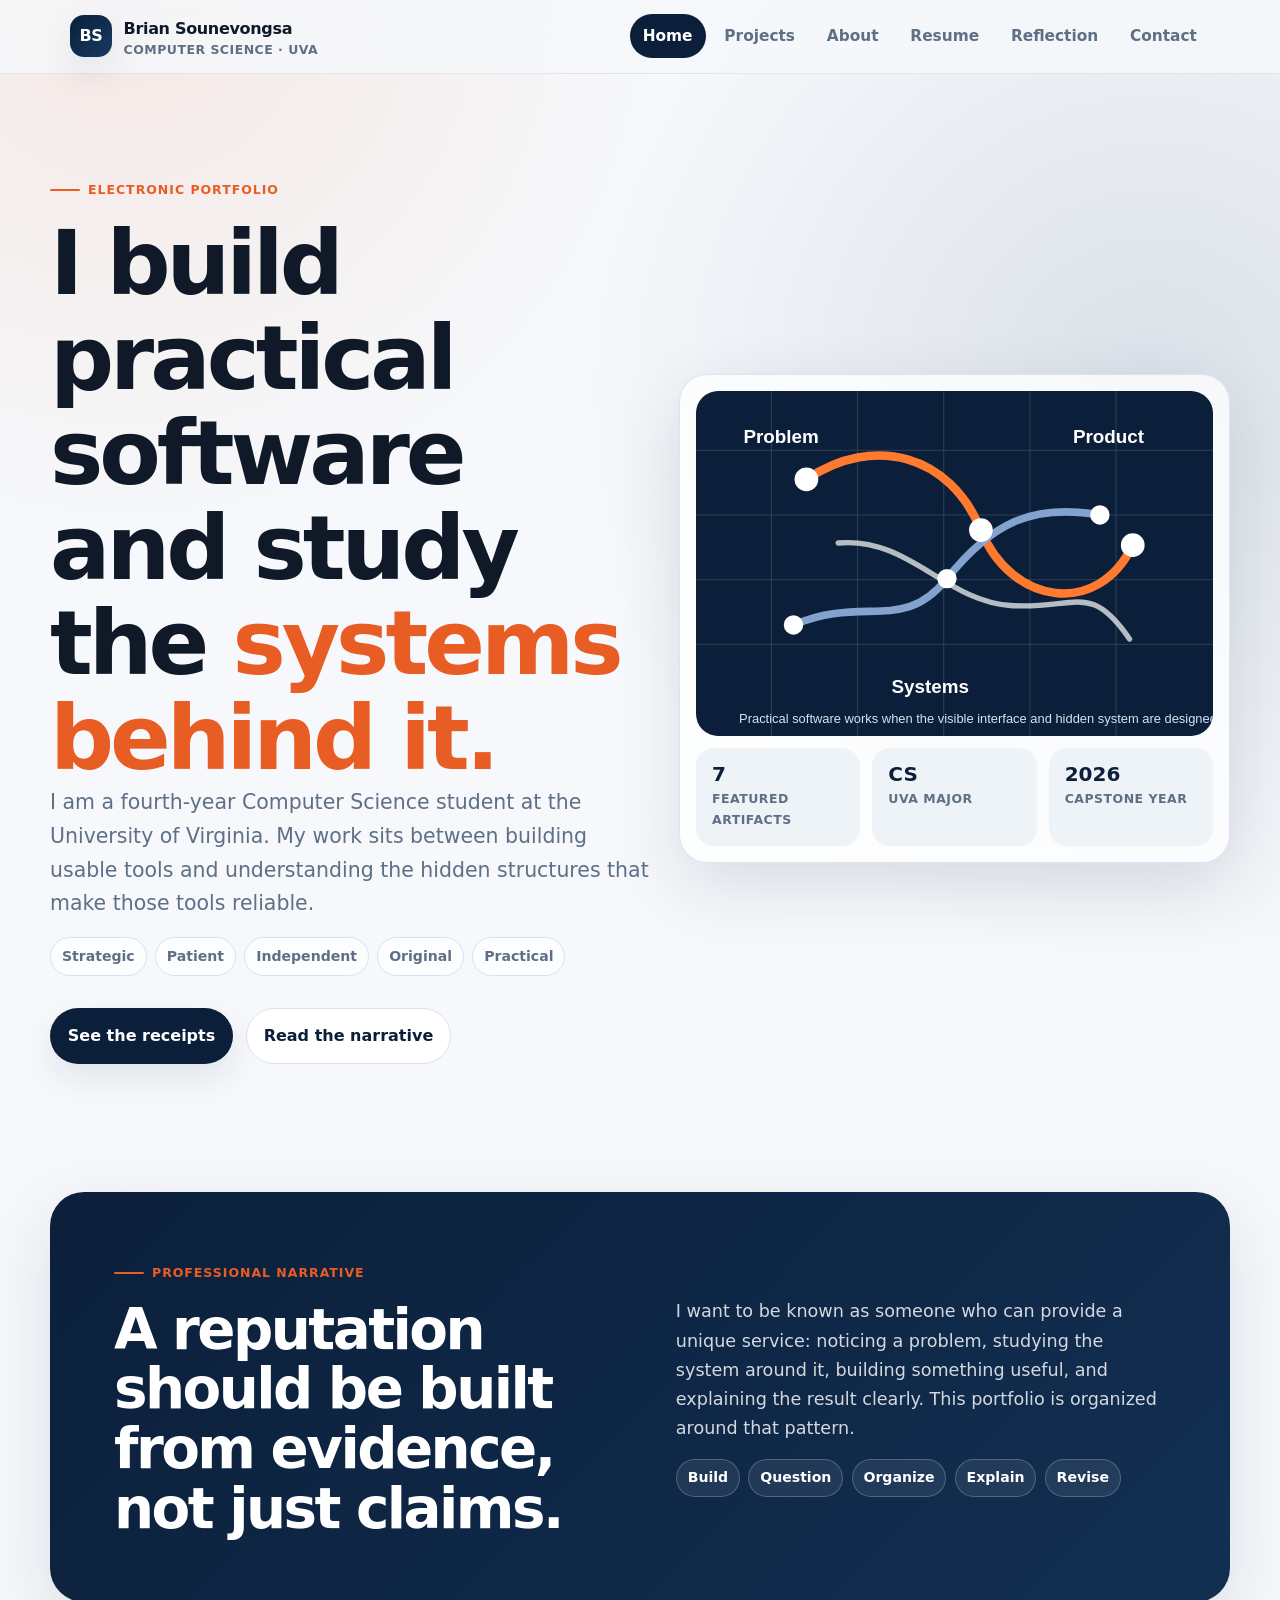
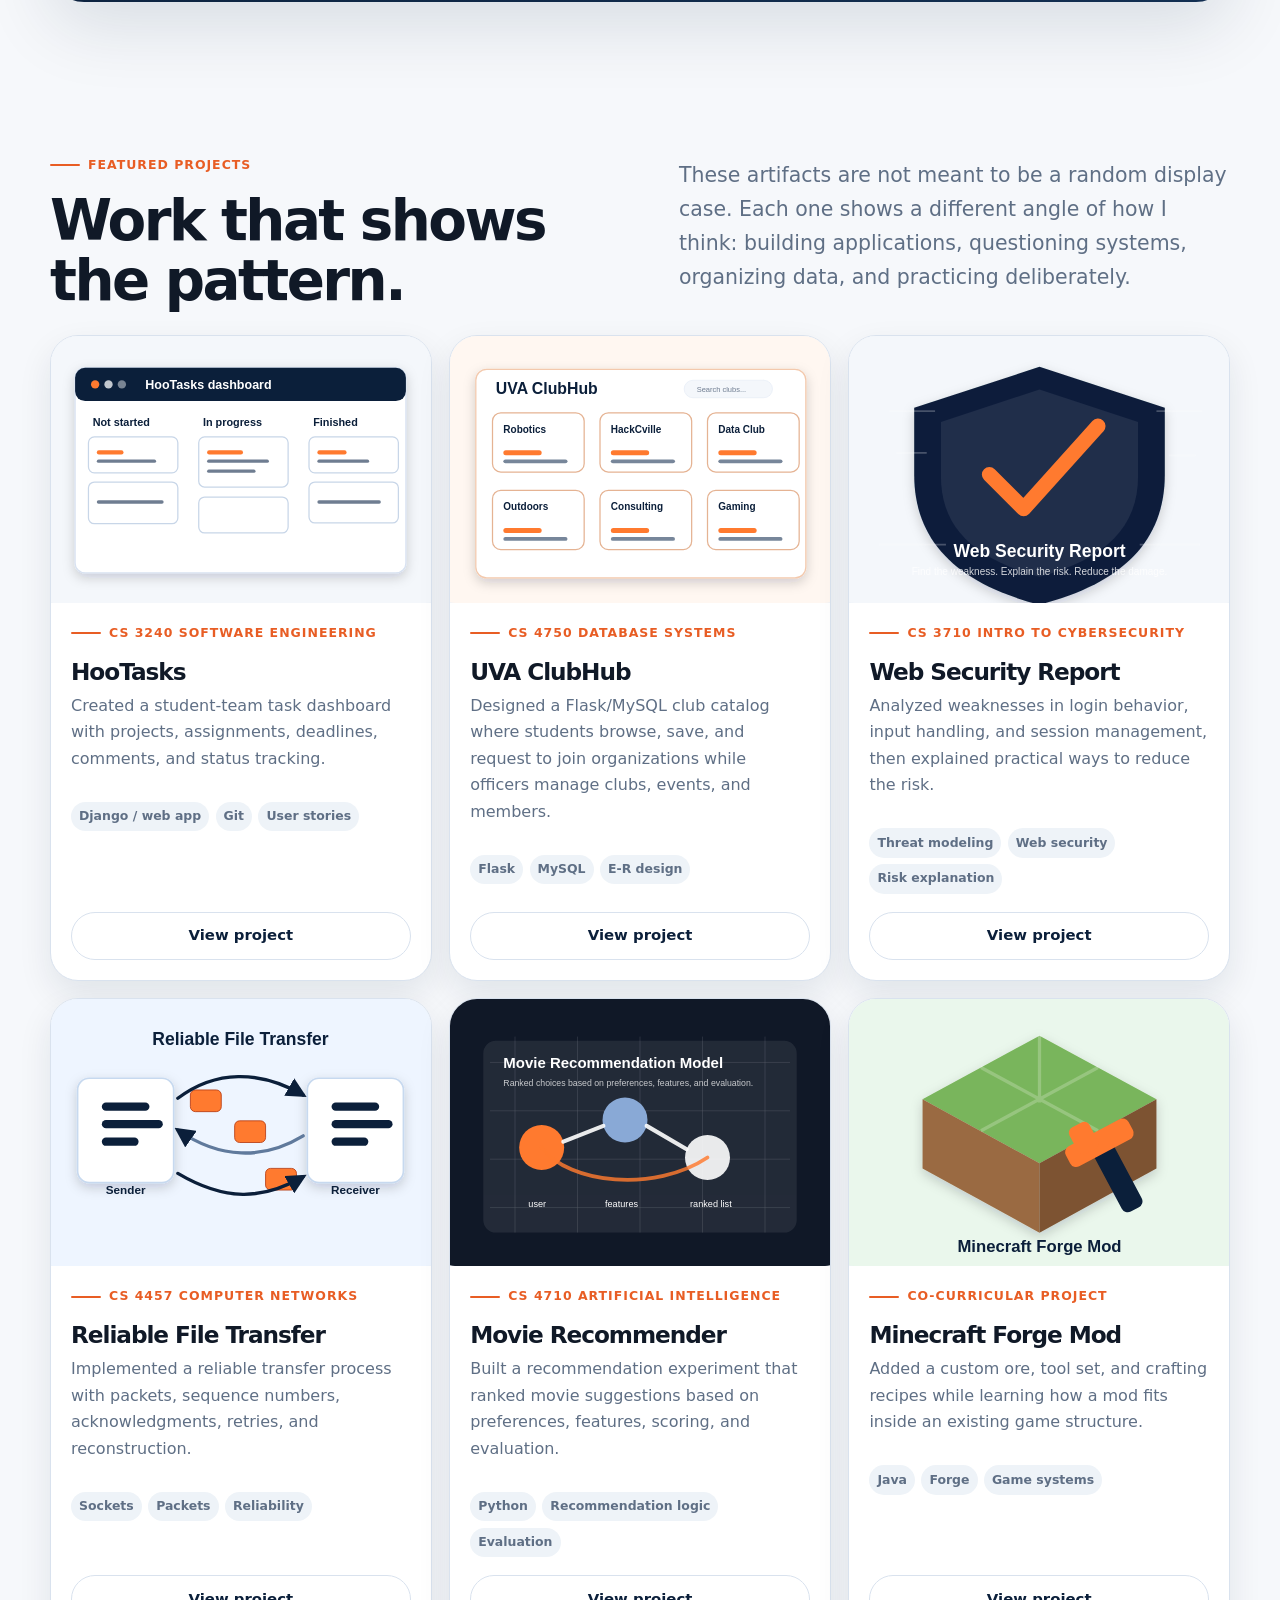
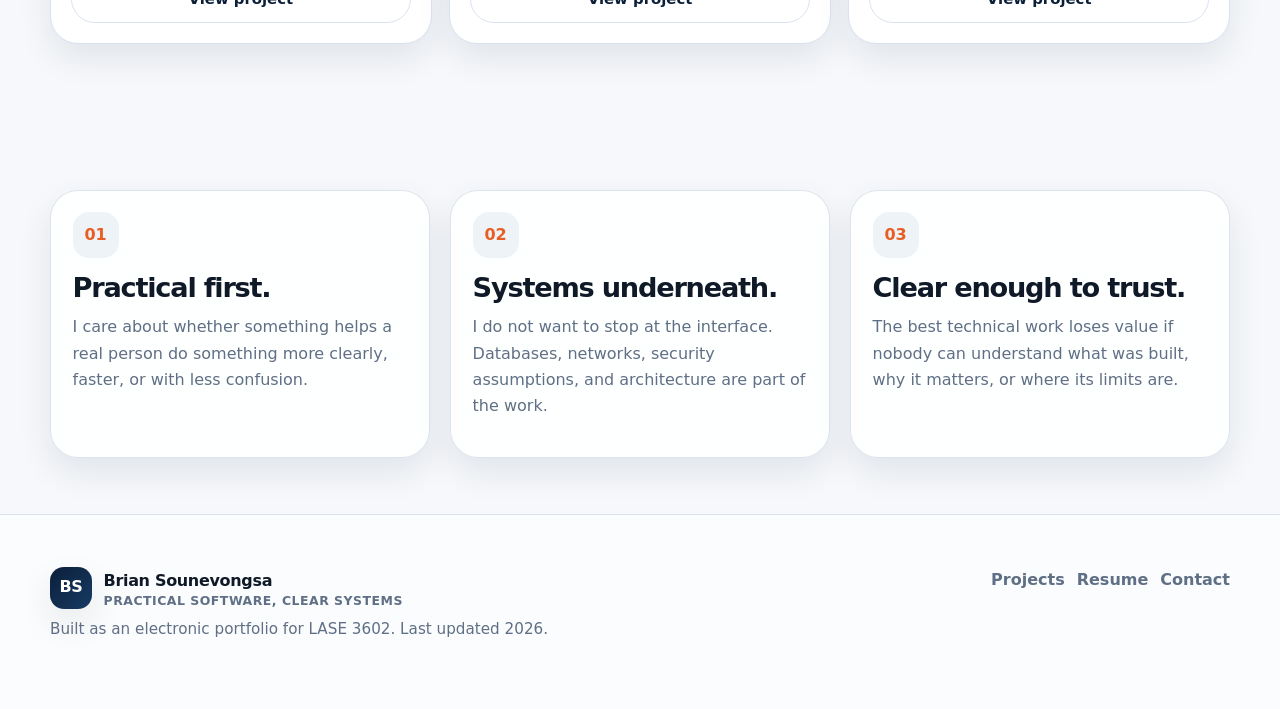
<file: index.html>
<!doctype html>
<html lang="en">
<head>
  <meta charset="utf-8">
  <meta name="viewport" content="width=device-width, initial-scale=1">
  <title>Home | Brian Sounevongsa</title>
  <meta name="description" content="Electronic portfolio for Brian Sounevongsa, a fourth-year Computer Science student at the University of Virginia.">
  <meta name="theme-color" content="#0b1f3a">
  <link rel="icon" href="assets/img/favicon.svg" type="image/svg+xml">
  <link rel="stylesheet" href="assets/css/styles.css">
</head>
<body>

<a class="skip-link" href="#main">Skip to main content</a>
<header class="site-header">
  <div class="nav-wrap">
    <a class="brand" href="index.html" aria-label="Brian Sounevongsa home">
      <span class="brand-mark">BS</span>
      <span class="brand-text">Brian Sounevongsa<span>Computer Science · UVA</span></span>
    </a>
    <button class="nav-toggle" type="button" aria-expanded="false" aria-controls="nav-links">Menu</button>
    <nav class="nav-links" id="nav-links" aria-label="Primary navigation"><a href="index.html" aria-current="page">Home</a><a href="projects.html" >Projects</a><a href="about.html" >About</a><a href="resume.html" >Resume</a><a href="reflection.html" >Reflection</a><a href="contact.html" >Contact</a></nav>
  </div>
</header>

<main id="main">

<section class="hero">
  <div class="container grid two">
    <div class="hero-copy reveal">
      <span class="eyebrow">Electronic Portfolio</span>
      <h1 class="hero-title">I build practical software and study the <span class="accent">systems behind it.</span></h1>
      <p class="lead">I am a fourth-year Computer Science student at the University of Virginia. My work sits between building usable tools and understanding the hidden structures that make those tools reliable.</p>
      <div class="pill-row" aria-label="Professional identity words">
        <span class="pill">Strategic</span><span class="pill">Patient</span><span class="pill">Independent</span><span class="pill">Original</span><span class="pill">Practical</span>
      </div>
      <div class="hero-actions">
        <a class="btn primary" href="projects.html">See the receipts</a>
        <a class="btn secondary" href="about.html">Read the narrative</a>
      </div>
    </div>
    <aside class="hero-card reveal" aria-label="Portfolio visual summary">
      <img src="assets/img/system-map.svg" alt="Abstract systems map connecting problems, products, and systems">
      <div class="hero-meta">
        <div class="meta-box"><b>7</b><span>featured artifacts</span></div>
        <div class="meta-box"><b>CS</b><span>UVA major</span></div>
        <div class="meta-box"><b>2026</b><span>capstone year</span></div>
      </div>
    </aside>
  </div>
</section>

<section class="section tight">
  <div class="container statement reveal">
    <div class="grid two">
      <div>
        <span class="eyebrow">Professional narrative</span>
        <h2>A reputation should be built from evidence, not just claims.</h2>
      </div>
      <div>
        <p>I want to be known as someone who can provide a unique service: noticing a problem, studying the system around it, building something useful, and explaining the result clearly. This portfolio is organized around that pattern.</p>
        <div class="pill-row"><span class="pill">Build</span><span class="pill">Question</span><span class="pill">Organize</span><span class="pill">Explain</span><span class="pill">Revise</span></div>
      </div>
    </div>
  </div>
</section>

<section class="section">
  <div class="container">
    <div class="grid two" style="align-items:end; margin-bottom:1.5rem;">
      <div>
        <span class="eyebrow">Featured projects</span>
        <h2>Work that shows the pattern.</h2>
      </div>
      <p class="lead">These artifacts are not meant to be a random display case. Each one shows a different angle of how I think: building applications, questioning systems, organizing data, and practicing deliberately.</p>
    </div>
    <div class="project-grid">
      
<article class="project-card reveal" data-category="build teamwork coursework" data-title="HooTasks" data-summary="Created a student-team task dashboard with projects, assignments, deadlines, comments, and status tracking.">
  <a class="thumb" href="projects/hootasks.html" aria-label="Open project: HooTasks">
    <img src="assets/img/project-hootasks.svg" alt="Illustration for HooTasks">
  </a>
  <div class="body">
    <div class="eyebrow">CS 3240 Software Engineering</div>
    <h3>HooTasks</h3>
    <p>Created a student-team task dashboard with projects, assignments, deadlines, comments, and status tracking.</p>
    <div class="meta"><span>Django / web app</span><span>Git</span><span>User stories</span></div>
    <div class="spacer"></div>
    <a class="btn secondary small" href="projects/hootasks.html">View project</a>
  </div>
</article>

<article class="project-card reveal" data-category="data build coursework" data-title="UVA ClubHub" data-summary="Designed a Flask/MySQL club catalog where students browse, save, and request to join organizations while officers manage clubs, events, and members.">
  <a class="thumb" href="projects/uva-clubhub.html" aria-label="Open project: UVA ClubHub">
    <img src="assets/img/project-clubhub.svg" alt="Illustration for UVA ClubHub">
  </a>
  <div class="body">
    <div class="eyebrow">CS 4750 Database Systems</div>
    <h3>UVA ClubHub</h3>
    <p>Designed a Flask/MySQL club catalog where students browse, save, and request to join organizations while officers manage clubs, events, and members.</p>
    <div class="meta"><span>Flask</span><span>MySQL</span><span>E-R design</span></div>
    <div class="spacer"></div>
    <a class="btn secondary small" href="projects/uva-clubhub.html">View project</a>
  </div>
</article>

<article class="project-card reveal" data-category="security analysis coursework" data-title="Web Security Report" data-summary="Analyzed weaknesses in login behavior, input handling, and session management, then explained practical ways to reduce the risk.">
  <a class="thumb" href="projects/security-report.html" aria-label="Open project: Web Security Report">
    <img src="assets/img/project-security.svg" alt="Illustration for Web Security Report">
  </a>
  <div class="body">
    <div class="eyebrow">CS 3710 Intro to Cybersecurity</div>
    <h3>Web Security Report</h3>
    <p>Analyzed weaknesses in login behavior, input handling, and session management, then explained practical ways to reduce the risk.</p>
    <div class="meta"><span>Threat modeling</span><span>Web security</span><span>Risk explanation</span></div>
    <div class="spacer"></div>
    <a class="btn secondary small" href="projects/security-report.html">View project</a>
  </div>
</article>

<article class="project-card reveal" data-category="systems coursework" data-title="Reliable File Transfer" data-summary="Implemented a reliable transfer process with packets, sequence numbers, acknowledgments, retries, and reconstruction.">
  <a class="thumb" href="projects/reliable-transfer.html" aria-label="Open project: Reliable File Transfer">
    <img src="assets/img/project-network.svg" alt="Illustration for Reliable File Transfer">
  </a>
  <div class="body">
    <div class="eyebrow">CS 4457 Computer Networks</div>
    <h3>Reliable File Transfer</h3>
    <p>Implemented a reliable transfer process with packets, sequence numbers, acknowledgments, retries, and reconstruction.</p>
    <div class="meta"><span>Sockets</span><span>Packets</span><span>Reliability</span></div>
    <div class="spacer"></div>
    <a class="btn secondary small" href="projects/reliable-transfer.html">View project</a>
  </div>
</article>

<article class="project-card reveal" data-category="ai analysis coursework" data-title="Movie Recommender" data-summary="Built a recommendation experiment that ranked movie suggestions based on preferences, features, scoring, and evaluation.">
  <a class="thumb" href="projects/movie-recommender.html" aria-label="Open project: Movie Recommender">
    <img src="assets/img/project-ai.svg" alt="Illustration for Movie Recommender">
  </a>
  <div class="body">
    <div class="eyebrow">CS 4710 Artificial Intelligence</div>
    <h3>Movie Recommender</h3>
    <p>Built a recommendation experiment that ranked movie suggestions based on preferences, features, scoring, and evaluation.</p>
    <div class="meta"><span>Python</span><span>Recommendation logic</span><span>Evaluation</span></div>
    <div class="spacer"></div>
    <a class="btn secondary small" href="projects/movie-recommender.html">View project</a>
  </div>
</article>

<article class="project-card reveal" data-category="build creative cocurricular" data-title="Minecraft Forge Mod" data-summary="Added a custom ore, tool set, and crafting recipes while learning how a mod fits inside an existing game structure.">
  <a class="thumb" href="projects/minecraft-mod.html" aria-label="Open project: Minecraft Forge Mod">
    <img src="assets/img/project-minecraft.svg" alt="Illustration for Minecraft Forge Mod">
  </a>
  <div class="body">
    <div class="eyebrow">Co-curricular project</div>
    <h3>Minecraft Forge Mod</h3>
    <p>Added a custom ore, tool set, and crafting recipes while learning how a mod fits inside an existing game structure.</p>
    <div class="meta"><span>Java</span><span>Forge</span><span>Game systems</span></div>
    <div class="spacer"></div>
    <a class="btn secondary small" href="projects/minecraft-mod.html">View project</a>
  </div>
</article>

    </div>
  </div>
</section>

<section class="section tight">
  <div class="container grid three">
    <article class="card reveal"><div class="icon">01</div><h3>Practical first.</h3><p>I care about whether something helps a real person do something more clearly, faster, or with less confusion.</p></article>
    <article class="card reveal"><div class="icon">02</div><h3>Systems underneath.</h3><p>I do not want to stop at the interface. Databases, networks, security assumptions, and architecture are part of the work.</p></article>
    <article class="card reveal"><div class="icon">03</div><h3>Clear enough to trust.</h3><p>The best technical work loses value if nobody can understand what was built, why it matters, or where its limits are.</p></article>
  </div>
</section>

</main>

<footer class="site-footer">
  <div class="footer-grid">
    <div>
      <a class="brand" href="index.html"><span class="brand-mark">BS</span><span class="brand-text">Brian Sounevongsa<span>Practical software, clear systems</span></span></a>
      <p class="footer-note">Built as an electronic portfolio for LASE 3602. Last updated <span data-year></span>.</p>
    </div>
    <div class="footer-links">
      <a href="projects.html">Projects</a>
      <a href="resume.html">Resume</a>
      <a href="contact.html">Contact</a>
    </div>
  </div>
</footer>
<script src="assets/js/main.js"></script>

</body>
</html>
</file>
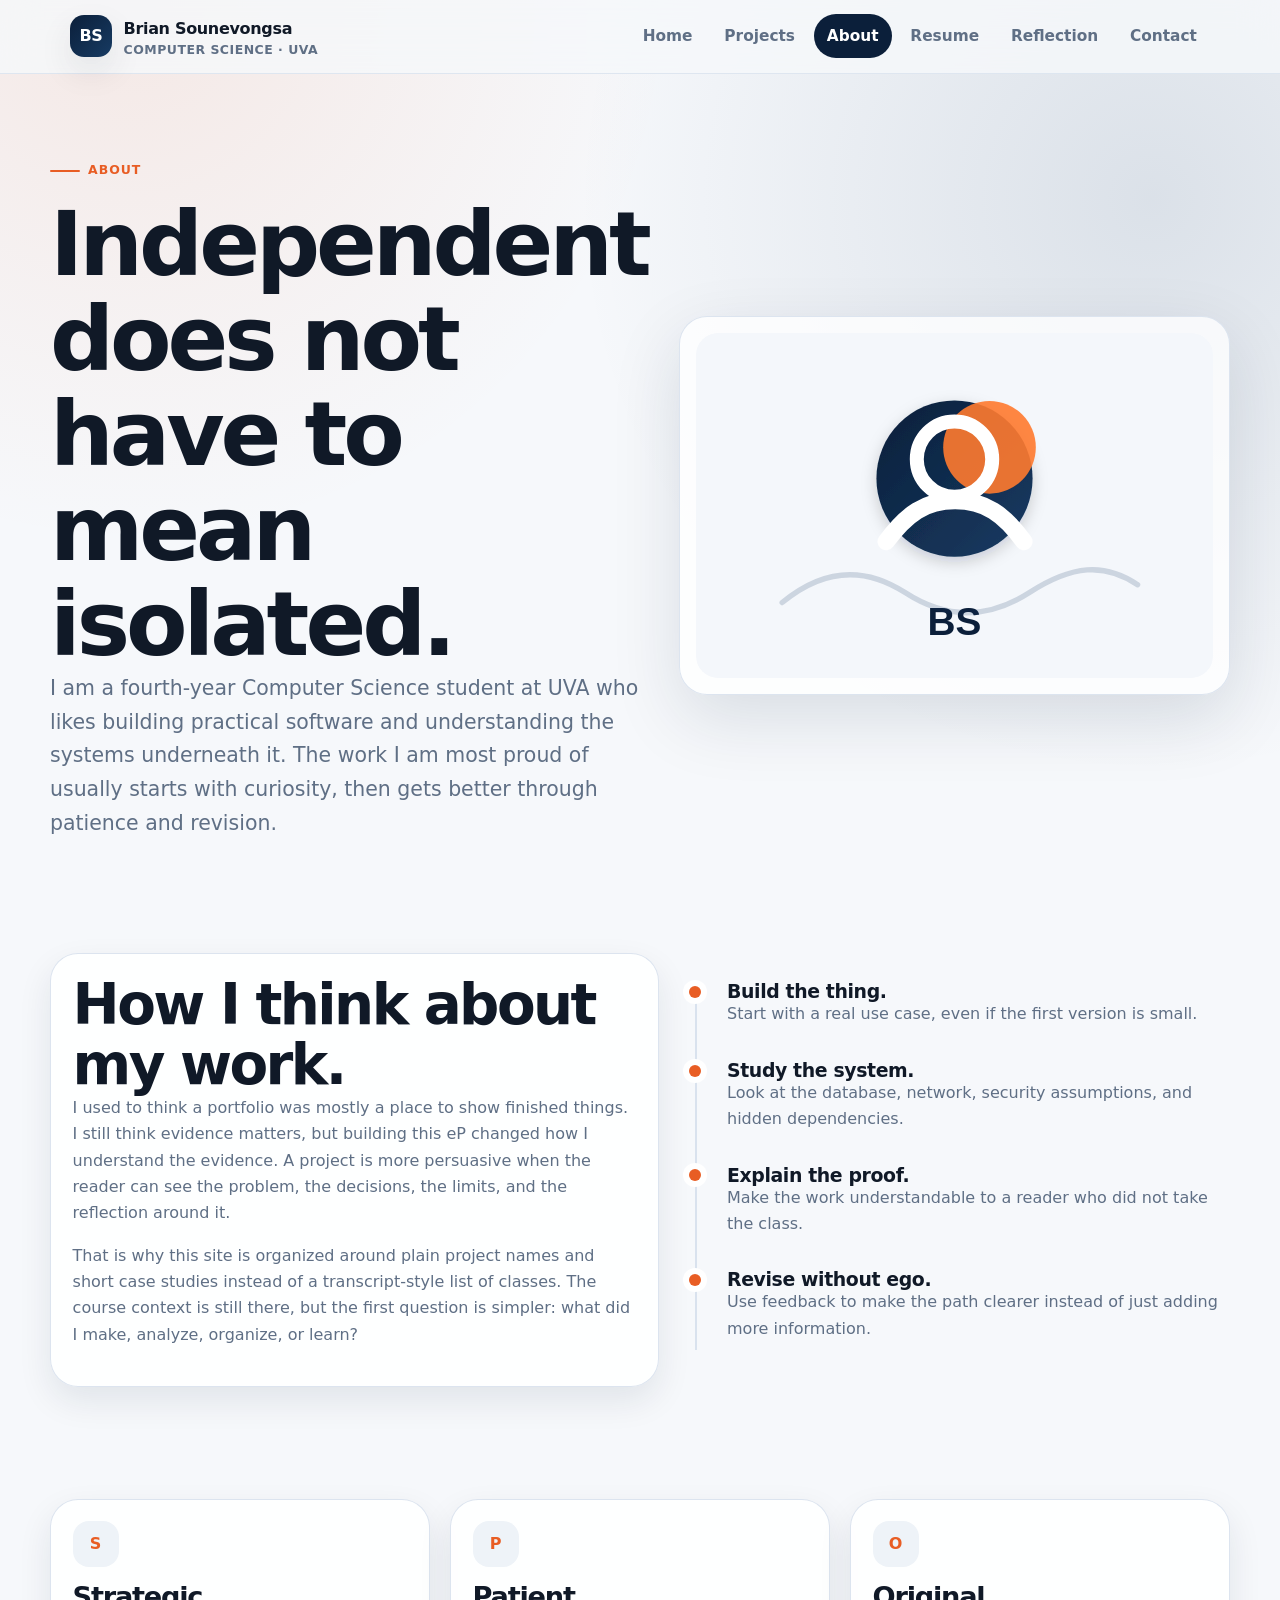
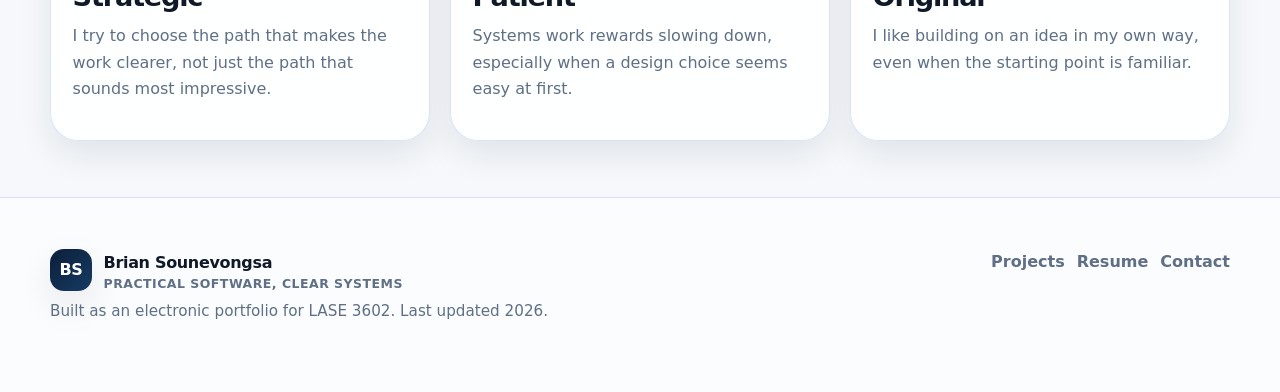
<file: about.html>
<!doctype html>
<html lang="en">
<head>
  <meta charset="utf-8">
  <meta name="viewport" content="width=device-width, initial-scale=1">
  <title>About | Brian Sounevongsa</title>
  <meta name="description" content="Electronic portfolio for Brian Sounevongsa, a fourth-year Computer Science student at the University of Virginia.">
  <meta name="theme-color" content="#0b1f3a">
  <link rel="icon" href="assets/img/favicon.svg" type="image/svg+xml">
  <link rel="stylesheet" href="assets/css/styles.css">
</head>
<body>

<a class="skip-link" href="#main">Skip to main content</a>
<header class="site-header">
  <div class="nav-wrap">
    <a class="brand" href="index.html" aria-label="Brian Sounevongsa home">
      <span class="brand-mark">BS</span>
      <span class="brand-text">Brian Sounevongsa<span>Computer Science · UVA</span></span>
    </a>
    <button class="nav-toggle" type="button" aria-expanded="false" aria-controls="nav-links">Menu</button>
    <nav class="nav-links" id="nav-links" aria-label="Primary navigation"><a href="index.html" >Home</a><a href="projects.html" >Projects</a><a href="about.html" aria-current="page">About</a><a href="resume.html" >Resume</a><a href="reflection.html" >Reflection</a><a href="contact.html" >Contact</a></nav>
  </div>
</header>

<main id="main">

<section class="page-hero">
  <div class="container grid two">
    <div class="reveal">
      <span class="eyebrow">About</span>
      <h1>Independent does not have to mean isolated.</h1>
      <p class="lead">I am a fourth-year Computer Science student at UVA who likes building practical software and understanding the systems underneath it. The work I am most proud of usually starts with curiosity, then gets better through patience and revision.</p>
    </div>
    <div class="hero-card reveal"><img src="assets/img/portrait-mark.svg" alt="Abstract portrait mark with Brian Sounevongsa initials"></div>
  </div>
</section>
<section class="section tight">
  <div class="container grid two">
    <div class="card reveal">
      <h2>How I think about my work.</h2>
      <p>I used to think a portfolio was mostly a place to show finished things. I still think evidence matters, but building this eP changed how I understand the evidence. A project is more persuasive when the reader can see the problem, the decisions, the limits, and the reflection around it.</p>
      <p>That is why this site is organized around plain project names and short case studies instead of a transcript-style list of classes. The course context is still there, but the first question is simpler: what did I make, analyze, organize, or learn?</p>
    </div>
    <div class="timeline reveal">
      <div class="timeline-item"><h3>Build the thing.</h3><p>Start with a real use case, even if the first version is small.</p></div>
      <div class="timeline-item"><h3>Study the system.</h3><p>Look at the database, network, security assumptions, and hidden dependencies.</p></div>
      <div class="timeline-item"><h3>Explain the proof.</h3><p>Make the work understandable to a reader who did not take the class.</p></div>
      <div class="timeline-item"><h3>Revise without ego.</h3><p>Use feedback to make the path clearer instead of just adding more information.</p></div>
    </div>
  </div>
</section>
<section class="section tight">
  <div class="container grid three">
    <article class="card reveal"><div class="icon">S</div><h3>Strategic</h3><p>I try to choose the path that makes the work clearer, not just the path that sounds most impressive.</p></article>
    <article class="card reveal"><div class="icon">P</div><h3>Patient</h3><p>Systems work rewards slowing down, especially when a design choice seems easy at first.</p></article>
    <article class="card reveal"><div class="icon">O</div><h3>Original</h3><p>I like building on an idea in my own way, even when the starting point is familiar.</p></article>
  </div>
</section>

</main>

<footer class="site-footer">
  <div class="footer-grid">
    <div>
      <a class="brand" href="index.html"><span class="brand-mark">BS</span><span class="brand-text">Brian Sounevongsa<span>Practical software, clear systems</span></span></a>
      <p class="footer-note">Built as an electronic portfolio for LASE 3602. Last updated <span data-year></span>.</p>
    </div>
    <div class="footer-links">
      <a href="projects.html">Projects</a>
      <a href="resume.html">Resume</a>
      <a href="contact.html">Contact</a>
    </div>
  </div>
</footer>
<script src="assets/js/main.js"></script>

</body>
</html>
</file>
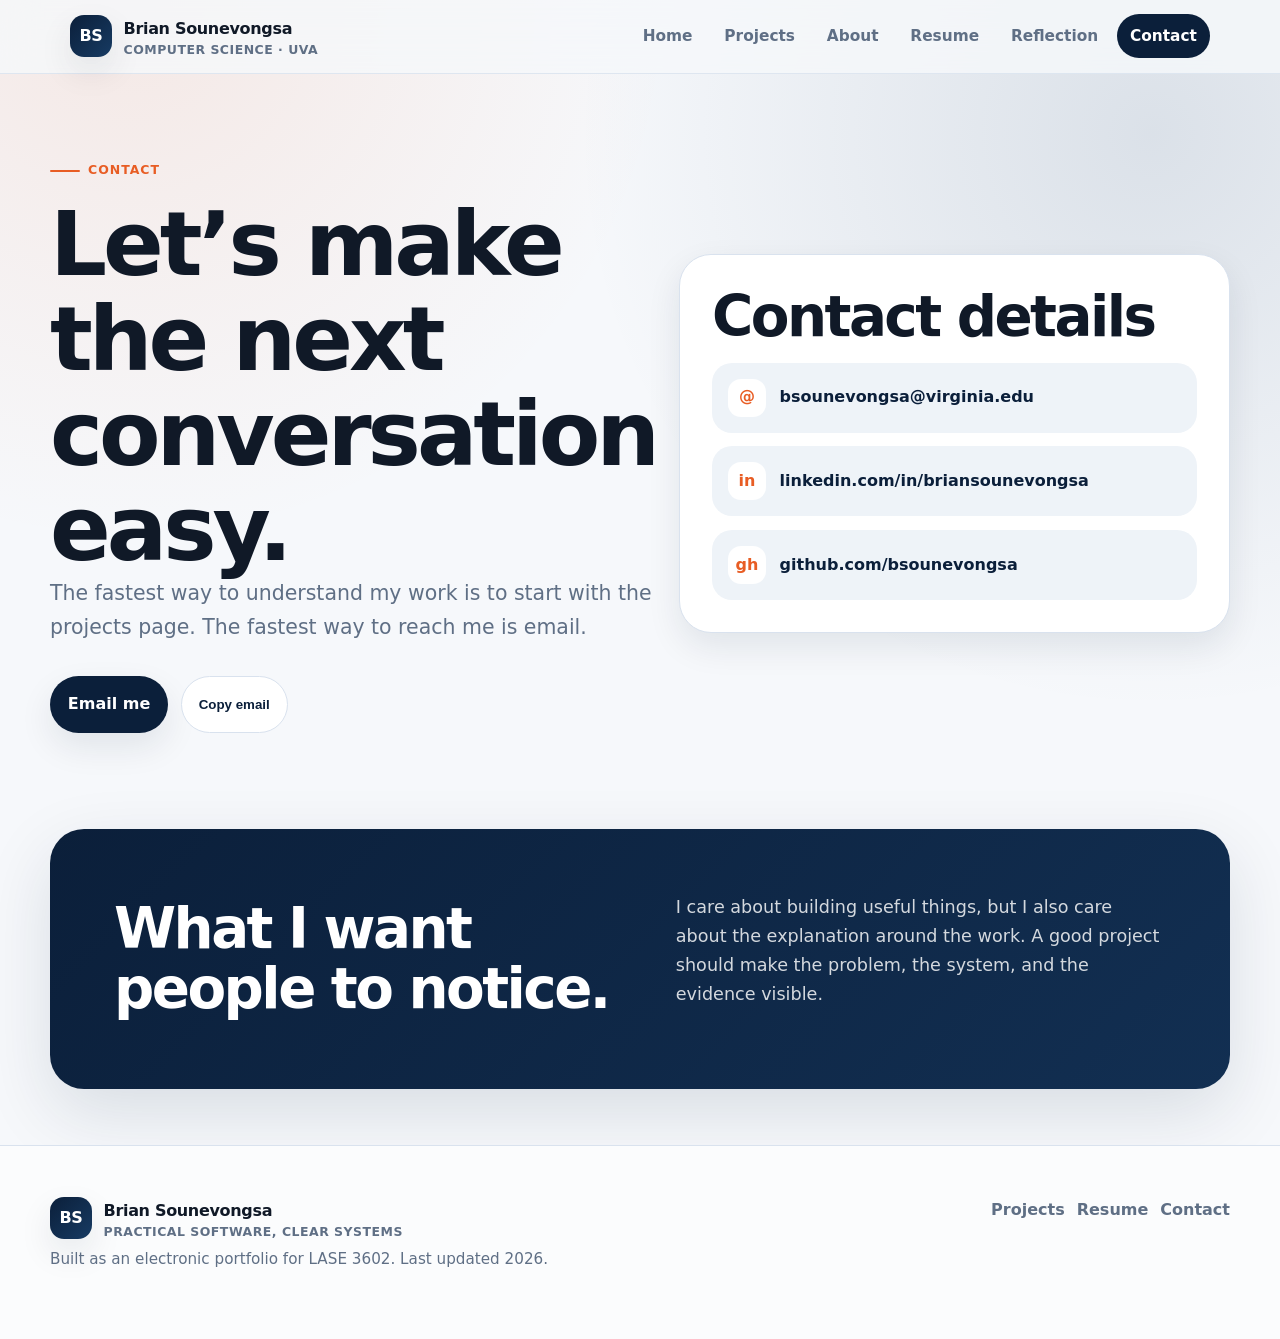
<file: contact.html>
<!doctype html>
<html lang="en">
<head>
  <meta charset="utf-8">
  <meta name="viewport" content="width=device-width, initial-scale=1">
  <title>Contact | Brian Sounevongsa</title>
  <meta name="description" content="Electronic portfolio for Brian Sounevongsa, a fourth-year Computer Science student at the University of Virginia.">
  <meta name="theme-color" content="#0b1f3a">
  <link rel="icon" href="assets/img/favicon.svg" type="image/svg+xml">
  <link rel="stylesheet" href="assets/css/styles.css">
</head>
<body>

<a class="skip-link" href="#main">Skip to main content</a>
<header class="site-header">
  <div class="nav-wrap">
    <a class="brand" href="index.html" aria-label="Brian Sounevongsa home">
      <span class="brand-mark">BS</span>
      <span class="brand-text">Brian Sounevongsa<span>Computer Science · UVA</span></span>
    </a>
    <button class="nav-toggle" type="button" aria-expanded="false" aria-controls="nav-links">Menu</button>
    <nav class="nav-links" id="nav-links" aria-label="Primary navigation"><a href="index.html" >Home</a><a href="projects.html" >Projects</a><a href="about.html" >About</a><a href="resume.html" >Resume</a><a href="reflection.html" >Reflection</a><a href="contact.html" aria-current="page">Contact</a></nav>
  </div>
</header>

<main id="main">

<section class="page-hero">
  <div class="container grid two">
    <div class="reveal">
      <span class="eyebrow">Contact</span>
      <h1>Let’s make the next conversation easy.</h1>
      <p class="lead">The fastest way to understand my work is to start with the projects page. The fastest way to reach me is email.</p>
      <div class="hero-actions"><a class="btn primary" href="mailto:bsounevongsa@virginia.edu">Email me</a><button class="btn secondary" data-copy-email="bsounevongsa@virginia.edu" type="button">Copy email</button></div>
    </div>
    <aside class="contact-panel reveal">
      <h2>Contact details</h2>
      <div class="contact-list">
        <a class="contact-link" href="mailto:bsounevongsa@virginia.edu"><span>@</span><span>bsounevongsa@virginia.edu</span></a>
        <a class="contact-link" href="https://www.linkedin.com/in/briansounevongsa"><span>in</span><span>linkedin.com/in/briansounevongsa</span></a>
        <a class="contact-link" href="https://github.com/bsounevongsa"><span>gh</span><span>github.com/bsounevongsa</span></a>
      </div>
    </aside>
  </div>
</section>
<section class="section tight">
  <div class="container statement reveal">
    <div class="grid two"><h2>What I want people to notice.</h2><p>I care about building useful things, but I also care about the explanation around the work. A good project should make the problem, the system, and the evidence visible.</p></div>
  </div>
</section>

</main>

<footer class="site-footer">
  <div class="footer-grid">
    <div>
      <a class="brand" href="index.html"><span class="brand-mark">BS</span><span class="brand-text">Brian Sounevongsa<span>Practical software, clear systems</span></span></a>
      <p class="footer-note">Built as an electronic portfolio for LASE 3602. Last updated <span data-year></span>.</p>
    </div>
    <div class="footer-links">
      <a href="projects.html">Projects</a>
      <a href="resume.html">Resume</a>
      <a href="contact.html">Contact</a>
    </div>
  </div>
</footer>
<script src="assets/js/main.js"></script>

</body>
</html>
</file>
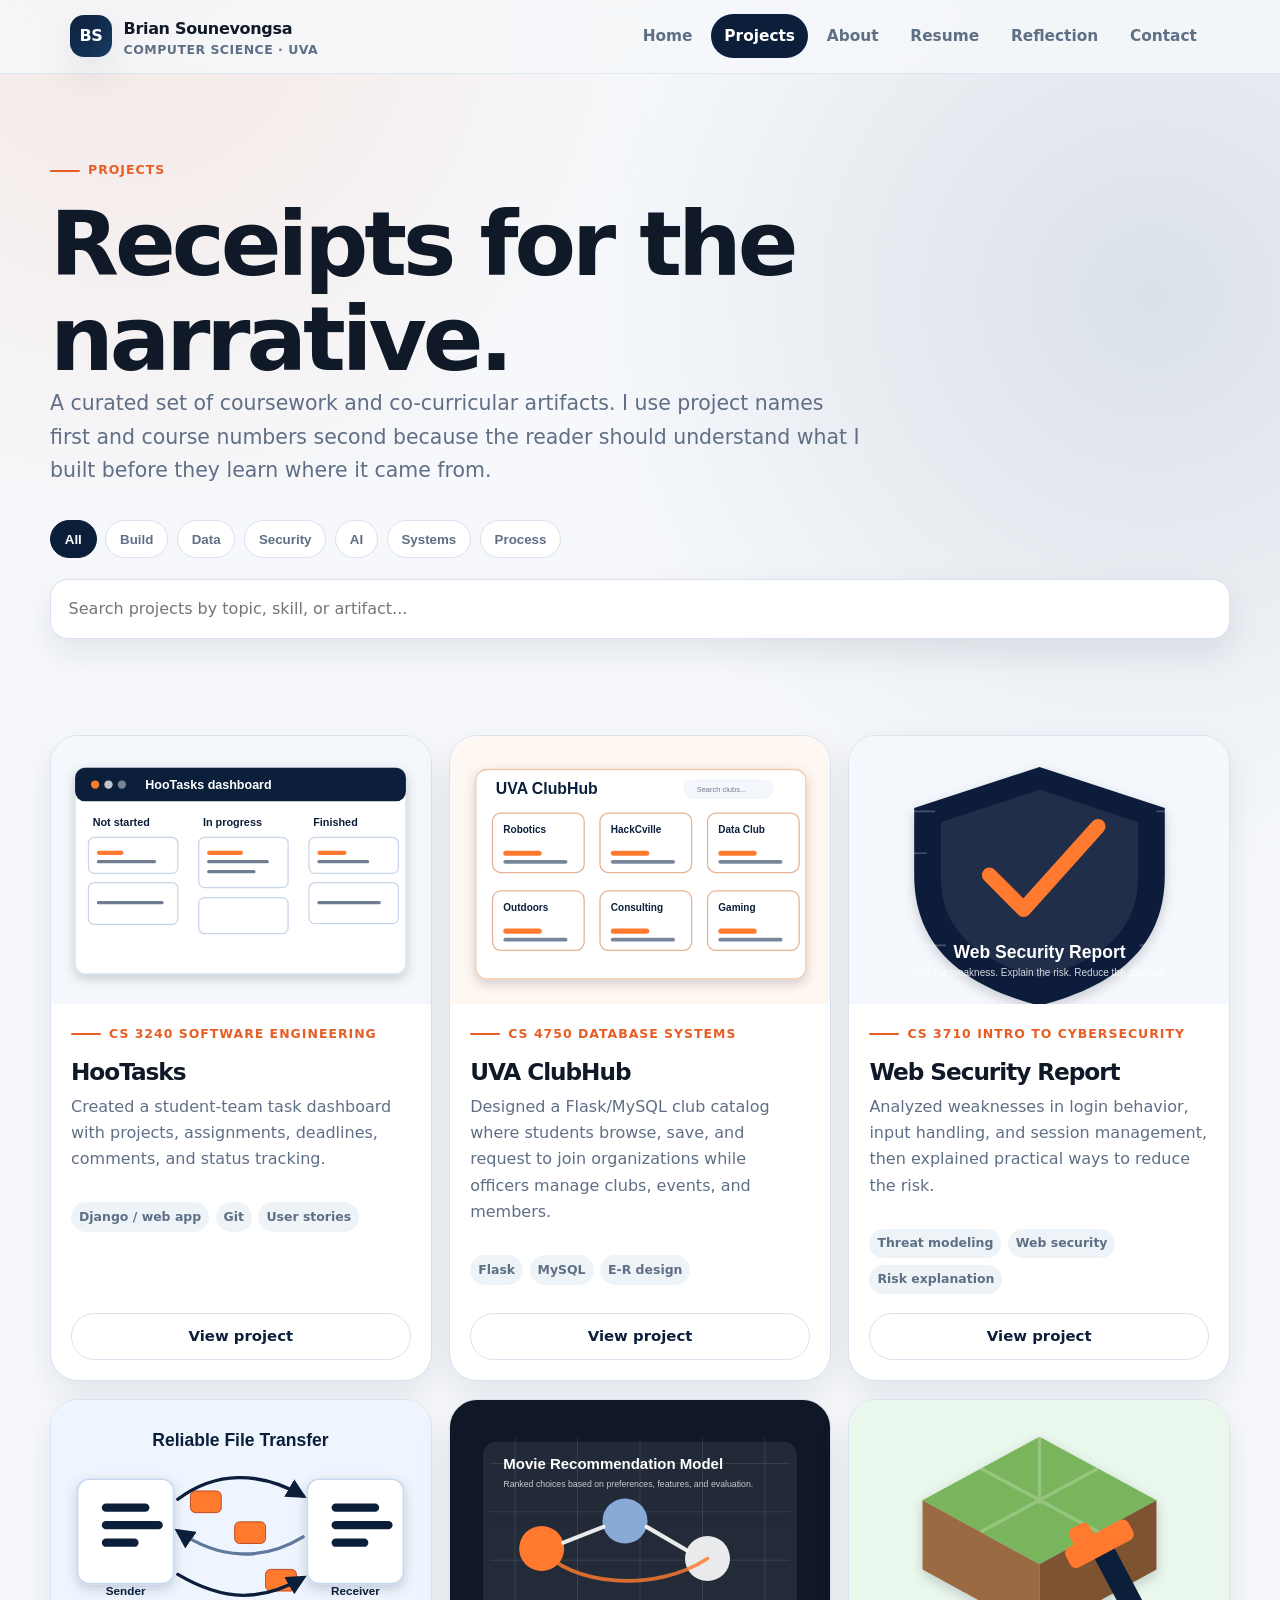
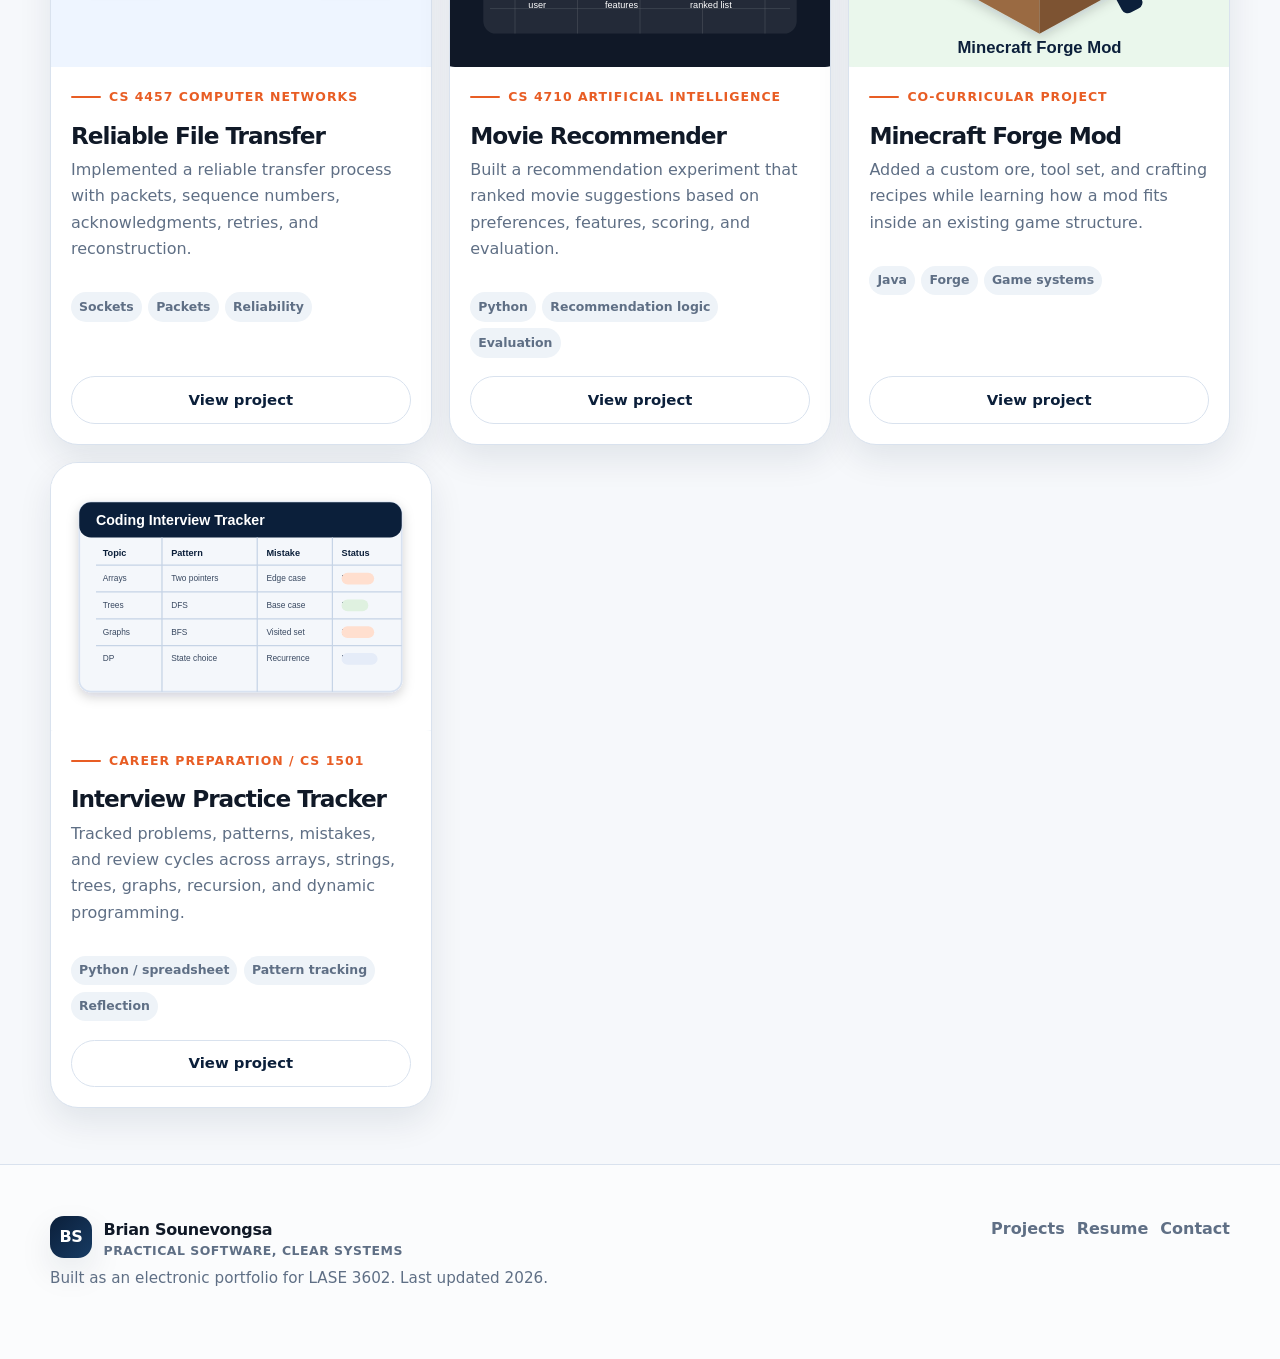
<file: projects.html>
<!doctype html>
<html lang="en">
<head>
  <meta charset="utf-8">
  <meta name="viewport" content="width=device-width, initial-scale=1">
  <title>Projects | Brian Sounevongsa</title>
  <meta name="description" content="Projects and artifacts in Brian Sounevongsa’s electronic portfolio.">
  <meta name="theme-color" content="#0b1f3a">
  <link rel="icon" href="assets/img/favicon.svg" type="image/svg+xml">
  <link rel="stylesheet" href="assets/css/styles.css">
</head>
<body>

<a class="skip-link" href="#main">Skip to main content</a>
<header class="site-header">
  <div class="nav-wrap">
    <a class="brand" href="index.html" aria-label="Brian Sounevongsa home">
      <span class="brand-mark">BS</span>
      <span class="brand-text">Brian Sounevongsa<span>Computer Science · UVA</span></span>
    </a>
    <button class="nav-toggle" type="button" aria-expanded="false" aria-controls="nav-links">Menu</button>
    <nav class="nav-links" id="nav-links" aria-label="Primary navigation"><a href="index.html" >Home</a><a href="projects.html" aria-current="page">Projects</a><a href="about.html" >About</a><a href="resume.html" >Resume</a><a href="reflection.html" >Reflection</a><a href="contact.html" >Contact</a></nav>
  </div>
</header>

<main id="main">

<section class="page-hero">
  <div class="container">
    <span class="eyebrow">Projects</span>
    <h1>Receipts for the narrative.</h1>
    <p class="lead">A curated set of coursework and co-curricular artifacts. I use project names first and course numbers second because the reader should understand what I built before they learn where it came from.</p>
    <div class="filters" aria-label="Project filters">
      <button class="filter-btn active" data-filter="all" type="button">All</button>
      <button class="filter-btn" data-filter="build" type="button">Build</button>
      <button class="filter-btn" data-filter="data" type="button">Data</button>
      <button class="filter-btn" data-filter="security" type="button">Security</button>
      <button class="filter-btn" data-filter="ai" type="button">AI</button>
      <button class="filter-btn" data-filter="systems" type="button">Systems</button>
      <button class="filter-btn" data-filter="process" type="button">Process</button>
    </div>
    <input class="search-box" id="project-search" type="search" placeholder="Search projects by topic, skill, or artifact..." aria-label="Search projects">
  </div>
</section>
<section class="section tight">
  <div class="container project-grid">
    
<article class="project-card reveal" data-category="build teamwork coursework" data-title="HooTasks" data-summary="Created a student-team task dashboard with projects, assignments, deadlines, comments, and status tracking.">
  <a class="thumb" href="projects/hootasks.html" aria-label="Open project: HooTasks">
    <img src="assets/img/project-hootasks.svg" alt="Illustration for HooTasks">
  </a>
  <div class="body">
    <div class="eyebrow">CS 3240 Software Engineering</div>
    <h3>HooTasks</h3>
    <p>Created a student-team task dashboard with projects, assignments, deadlines, comments, and status tracking.</p>
    <div class="meta"><span>Django / web app</span><span>Git</span><span>User stories</span></div>
    <div class="spacer"></div>
    <a class="btn secondary small" href="projects/hootasks.html">View project</a>
  </div>
</article>

<article class="project-card reveal" data-category="data build coursework" data-title="UVA ClubHub" data-summary="Designed a Flask/MySQL club catalog where students browse, save, and request to join organizations while officers manage clubs, events, and members.">
  <a class="thumb" href="projects/uva-clubhub.html" aria-label="Open project: UVA ClubHub">
    <img src="assets/img/project-clubhub.svg" alt="Illustration for UVA ClubHub">
  </a>
  <div class="body">
    <div class="eyebrow">CS 4750 Database Systems</div>
    <h3>UVA ClubHub</h3>
    <p>Designed a Flask/MySQL club catalog where students browse, save, and request to join organizations while officers manage clubs, events, and members.</p>
    <div class="meta"><span>Flask</span><span>MySQL</span><span>E-R design</span></div>
    <div class="spacer"></div>
    <a class="btn secondary small" href="projects/uva-clubhub.html">View project</a>
  </div>
</article>

<article class="project-card reveal" data-category="security analysis coursework" data-title="Web Security Report" data-summary="Analyzed weaknesses in login behavior, input handling, and session management, then explained practical ways to reduce the risk.">
  <a class="thumb" href="projects/security-report.html" aria-label="Open project: Web Security Report">
    <img src="assets/img/project-security.svg" alt="Illustration for Web Security Report">
  </a>
  <div class="body">
    <div class="eyebrow">CS 3710 Intro to Cybersecurity</div>
    <h3>Web Security Report</h3>
    <p>Analyzed weaknesses in login behavior, input handling, and session management, then explained practical ways to reduce the risk.</p>
    <div class="meta"><span>Threat modeling</span><span>Web security</span><span>Risk explanation</span></div>
    <div class="spacer"></div>
    <a class="btn secondary small" href="projects/security-report.html">View project</a>
  </div>
</article>

<article class="project-card reveal" data-category="systems coursework" data-title="Reliable File Transfer" data-summary="Implemented a reliable transfer process with packets, sequence numbers, acknowledgments, retries, and reconstruction.">
  <a class="thumb" href="projects/reliable-transfer.html" aria-label="Open project: Reliable File Transfer">
    <img src="assets/img/project-network.svg" alt="Illustration for Reliable File Transfer">
  </a>
  <div class="body">
    <div class="eyebrow">CS 4457 Computer Networks</div>
    <h3>Reliable File Transfer</h3>
    <p>Implemented a reliable transfer process with packets, sequence numbers, acknowledgments, retries, and reconstruction.</p>
    <div class="meta"><span>Sockets</span><span>Packets</span><span>Reliability</span></div>
    <div class="spacer"></div>
    <a class="btn secondary small" href="projects/reliable-transfer.html">View project</a>
  </div>
</article>

<article class="project-card reveal" data-category="ai analysis coursework" data-title="Movie Recommender" data-summary="Built a recommendation experiment that ranked movie suggestions based on preferences, features, scoring, and evaluation.">
  <a class="thumb" href="projects/movie-recommender.html" aria-label="Open project: Movie Recommender">
    <img src="assets/img/project-ai.svg" alt="Illustration for Movie Recommender">
  </a>
  <div class="body">
    <div class="eyebrow">CS 4710 Artificial Intelligence</div>
    <h3>Movie Recommender</h3>
    <p>Built a recommendation experiment that ranked movie suggestions based on preferences, features, scoring, and evaluation.</p>
    <div class="meta"><span>Python</span><span>Recommendation logic</span><span>Evaluation</span></div>
    <div class="spacer"></div>
    <a class="btn secondary small" href="projects/movie-recommender.html">View project</a>
  </div>
</article>

<article class="project-card reveal" data-category="build creative cocurricular" data-title="Minecraft Forge Mod" data-summary="Added a custom ore, tool set, and crafting recipes while learning how a mod fits inside an existing game structure.">
  <a class="thumb" href="projects/minecraft-mod.html" aria-label="Open project: Minecraft Forge Mod">
    <img src="assets/img/project-minecraft.svg" alt="Illustration for Minecraft Forge Mod">
  </a>
  <div class="body">
    <div class="eyebrow">Co-curricular project</div>
    <h3>Minecraft Forge Mod</h3>
    <p>Added a custom ore, tool set, and crafting recipes while learning how a mod fits inside an existing game structure.</p>
    <div class="meta"><span>Java</span><span>Forge</span><span>Game systems</span></div>
    <div class="spacer"></div>
    <a class="btn secondary small" href="projects/minecraft-mod.html">View project</a>
  </div>
</article>

<article class="project-card reveal" data-category="process career cocurricular" data-title="Interview Practice Tracker" data-summary="Tracked problems, patterns, mistakes, and review cycles across arrays, strings, trees, graphs, recursion, and dynamic programming.">
  <a class="thumb" href="projects/interview-tracker.html" aria-label="Open project: Interview Practice Tracker">
    <img src="assets/img/project-tracker.svg" alt="Illustration for Interview Practice Tracker">
  </a>
  <div class="body">
    <div class="eyebrow">Career preparation / CS 1501</div>
    <h3>Interview Practice Tracker</h3>
    <p>Tracked problems, patterns, mistakes, and review cycles across arrays, strings, trees, graphs, recursion, and dynamic programming.</p>
    <div class="meta"><span>Python / spreadsheet</span><span>Pattern tracking</span><span>Reflection</span></div>
    <div class="spacer"></div>
    <a class="btn secondary small" href="projects/interview-tracker.html">View project</a>
  </div>
</article>

  </div>
</section>

</main>

<footer class="site-footer">
  <div class="footer-grid">
    <div>
      <a class="brand" href="index.html"><span class="brand-mark">BS</span><span class="brand-text">Brian Sounevongsa<span>Practical software, clear systems</span></span></a>
      <p class="footer-note">Built as an electronic portfolio for LASE 3602. Last updated <span data-year></span>.</p>
    </div>
    <div class="footer-links">
      <a href="projects.html">Projects</a>
      <a href="resume.html">Resume</a>
      <a href="contact.html">Contact</a>
    </div>
  </div>
</footer>
<script src="assets/js/main.js"></script>

</body>
</html>
</file>
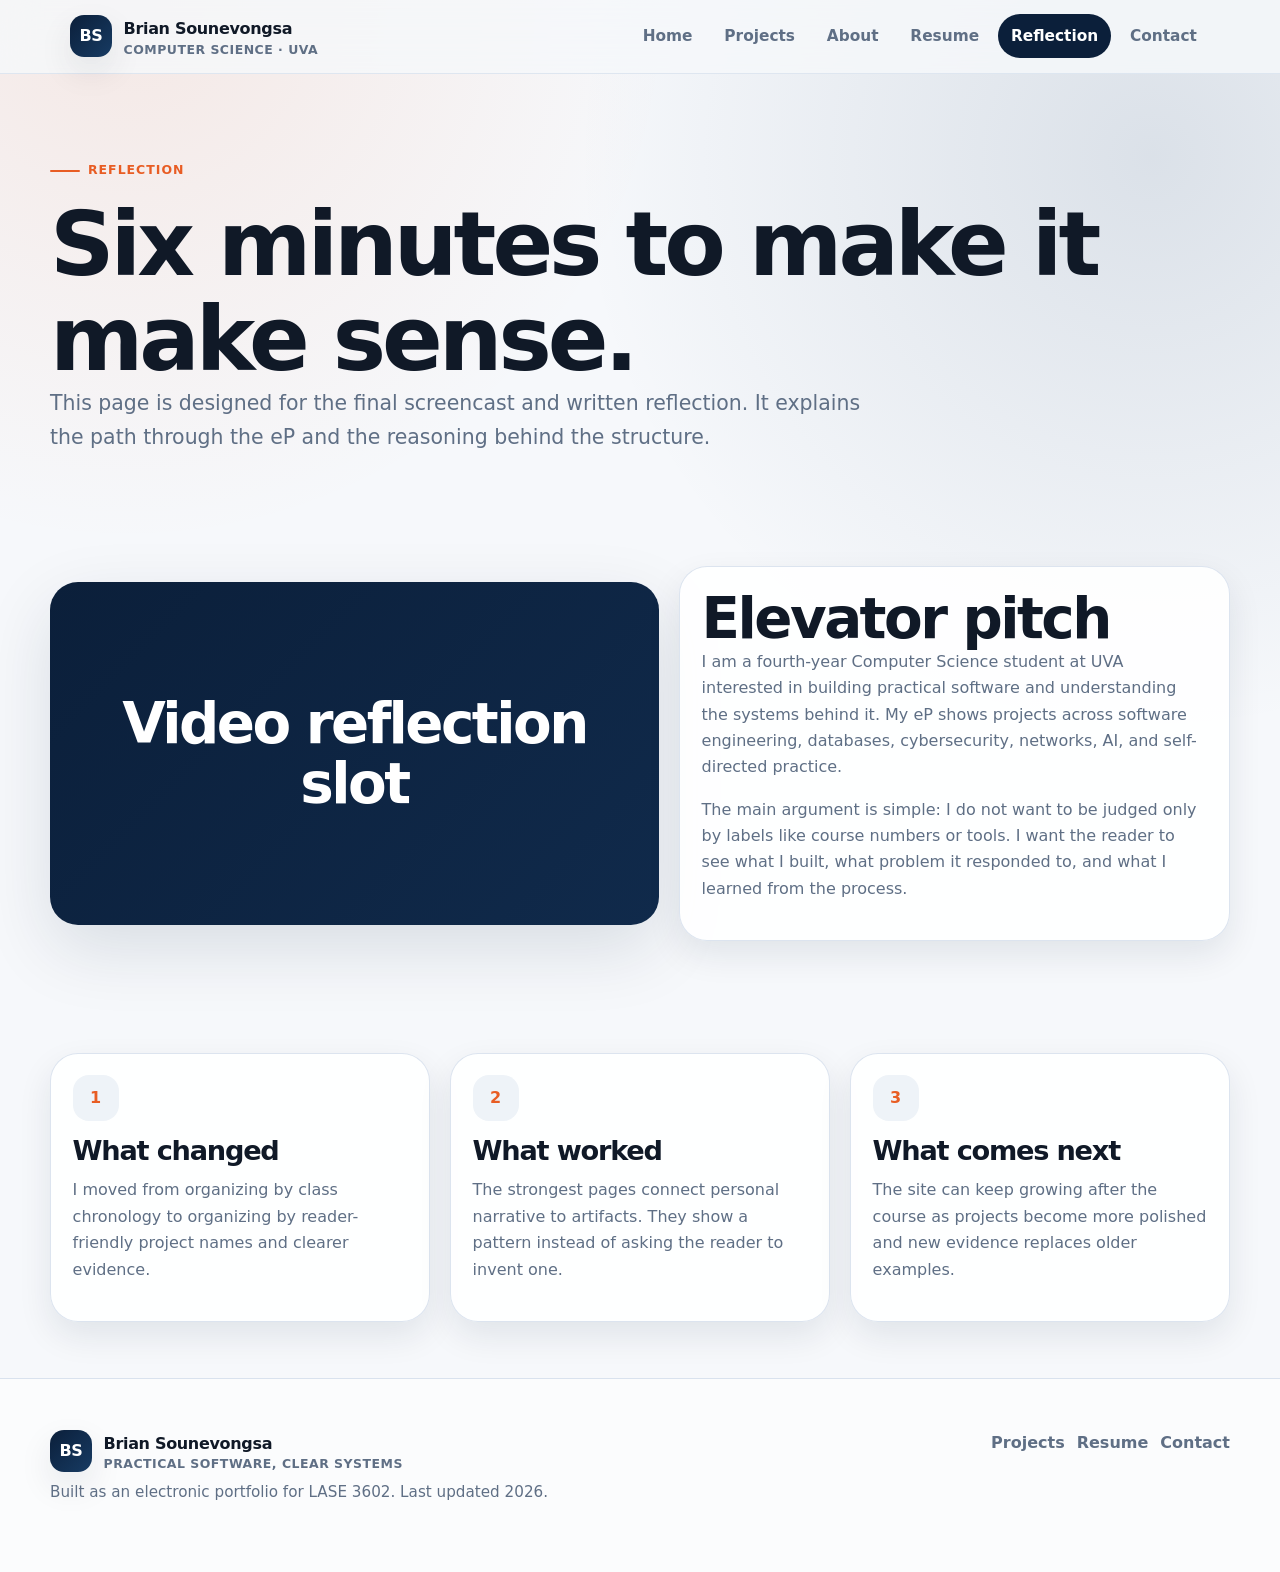
<file: reflection.html>
<!doctype html>
<html lang="en">
<head>
  <meta charset="utf-8">
  <meta name="viewport" content="width=device-width, initial-scale=1">
  <title>Reflection | Brian Sounevongsa</title>
  <meta name="description" content="Electronic portfolio for Brian Sounevongsa, a fourth-year Computer Science student at the University of Virginia.">
  <meta name="theme-color" content="#0b1f3a">
  <link rel="icon" href="assets/img/favicon.svg" type="image/svg+xml">
  <link rel="stylesheet" href="assets/css/styles.css">
</head>
<body>

<a class="skip-link" href="#main">Skip to main content</a>
<header class="site-header">
  <div class="nav-wrap">
    <a class="brand" href="index.html" aria-label="Brian Sounevongsa home">
      <span class="brand-mark">BS</span>
      <span class="brand-text">Brian Sounevongsa<span>Computer Science · UVA</span></span>
    </a>
    <button class="nav-toggle" type="button" aria-expanded="false" aria-controls="nav-links">Menu</button>
    <nav class="nav-links" id="nav-links" aria-label="Primary navigation"><a href="index.html" >Home</a><a href="projects.html" >Projects</a><a href="about.html" >About</a><a href="resume.html" >Resume</a><a href="reflection.html" aria-current="page">Reflection</a><a href="contact.html" >Contact</a></nav>
  </div>
</header>

<main id="main">

<section class="page-hero">
  <div class="container">
    <span class="eyebrow">Reflection</span>
    <h1>Six minutes to make it make sense.</h1>
    <p class="lead">This page is designed for the final screencast and written reflection. It explains the path through the eP and the reasoning behind the structure.</p>
  </div>
</section>
<section class="section tight">
  <div class="container grid two">
    <div class="video-frame reveal"><div><h2>Video reflection slot</h2></div></div>
    <div class="card reveal">
      <h2>Elevator pitch</h2>
      <p>I am a fourth-year Computer Science student at UVA interested in building practical software and understanding the systems behind it. My eP shows projects across software engineering, databases, cybersecurity, networks, AI, and self-directed practice.</p>
      <p>The main argument is simple: I do not want to be judged only by labels like course numbers or tools. I want the reader to see what I built, what problem it responded to, and what I learned from the process.</p>
    </div>
  </div>
</section>
<section class="section tight">
  <div class="container grid three">
    <article class="card reveal"><div class="icon">1</div><h3>What changed</h3><p>I moved from organizing by class chronology to organizing by reader-friendly project names and clearer evidence.</p></article>
    <article class="card reveal"><div class="icon">2</div><h3>What worked</h3><p>The strongest pages connect personal narrative to artifacts. They show a pattern instead of asking the reader to invent one.</p></article>
    <article class="card reveal"><div class="icon">3</div><h3>What comes next</h3><p>The site can keep growing after the course as projects become more polished and new evidence replaces older examples.</p></article>
  </div>
</section>

</main>

<footer class="site-footer">
  <div class="footer-grid">
    <div>
      <a class="brand" href="index.html"><span class="brand-mark">BS</span><span class="brand-text">Brian Sounevongsa<span>Practical software, clear systems</span></span></a>
      <p class="footer-note">Built as an electronic portfolio for LASE 3602. Last updated <span data-year></span>.</p>
    </div>
    <div class="footer-links">
      <a href="projects.html">Projects</a>
      <a href="resume.html">Resume</a>
      <a href="contact.html">Contact</a>
    </div>
  </div>
</footer>
<script src="assets/js/main.js"></script>

</body>
</html>
</file>
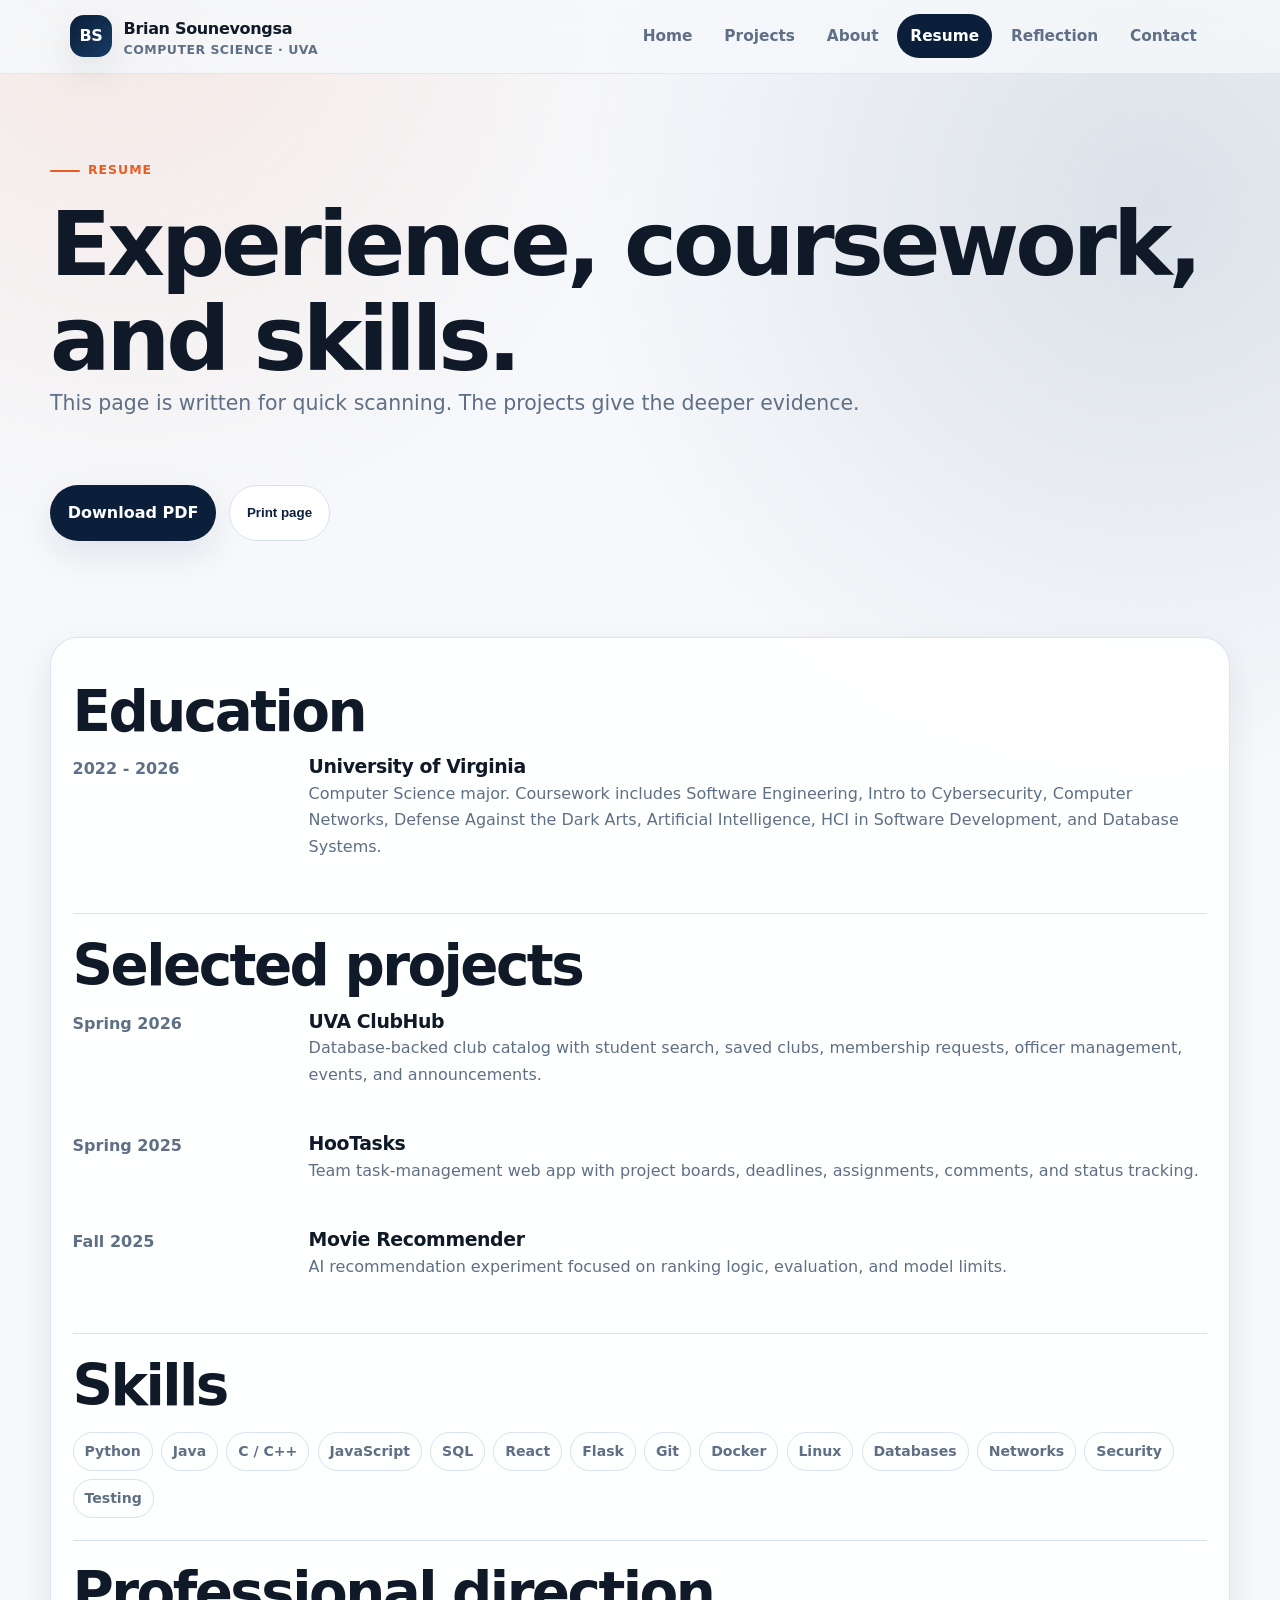
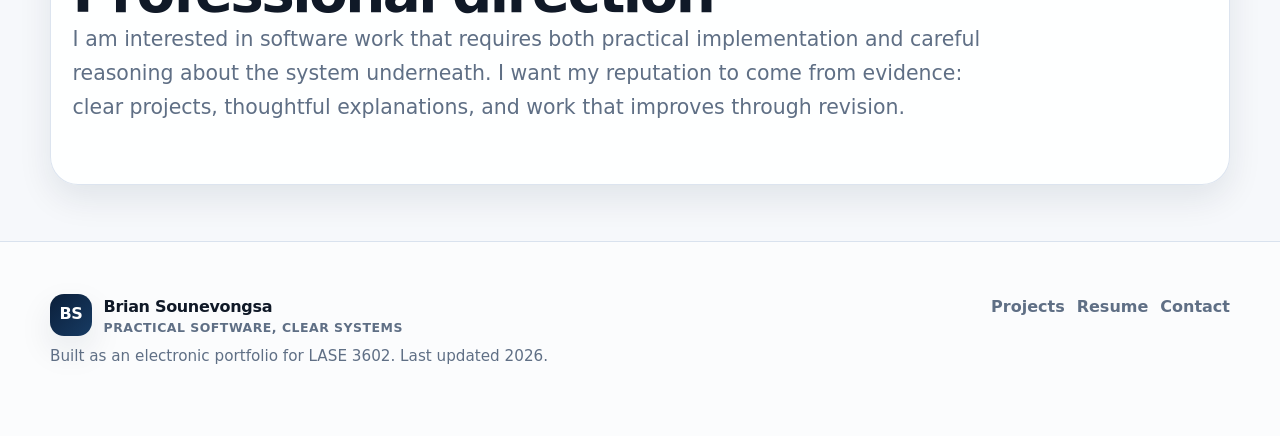
<file: resume.html>
<!doctype html>
<html lang="en">
<head>
  <meta charset="utf-8">
  <meta name="viewport" content="width=device-width, initial-scale=1">
  <title>Resume | Brian Sounevongsa</title>
  <meta name="description" content="Electronic portfolio for Brian Sounevongsa, a fourth-year Computer Science student at the University of Virginia.">
  <meta name="theme-color" content="#0b1f3a">
  <link rel="icon" href="assets/img/favicon.svg" type="image/svg+xml">
  <link rel="stylesheet" href="assets/css/styles.css">
</head>
<body>

<a class="skip-link" href="#main">Skip to main content</a>
<header class="site-header">
  <div class="nav-wrap">
    <a class="brand" href="index.html" aria-label="Brian Sounevongsa home">
      <span class="brand-mark">BS</span>
      <span class="brand-text">Brian Sounevongsa<span>Computer Science · UVA</span></span>
    </a>
    <button class="nav-toggle" type="button" aria-expanded="false" aria-controls="nav-links">Menu</button>
    <nav class="nav-links" id="nav-links" aria-label="Primary navigation"><a href="index.html" >Home</a><a href="projects.html" >Projects</a><a href="about.html" >About</a><a href="resume.html" aria-current="page">Resume</a><a href="reflection.html" >Reflection</a><a href="contact.html" >Contact</a></nav>
  </div>
</header>

<main id="main">

<section class="page-hero">
  <div class="container">
    <div class="resume-header">
      <div>
        <span class="eyebrow">Resume</span>
        <h1>Experience, coursework, and skills.</h1>
        <p class="lead">This page is written for quick scanning. The projects give the deeper evidence.</p>
      </div>
      <div class="hero-actions"><a class="btn primary" href="assets/Brian_Sounevongsa_Resume.pdf" download>Download PDF</a><button class="btn secondary" type="button" onclick="window.print()">Print page</button></div>
    </div>
  </div>
</section>
<section class="section tight">
  <div class="container card">
    <div class="resume-section">
      <h2>Education</h2>
      <div class="resume-item"><time>2022 - 2026</time><div><h3>University of Virginia</h3><p>Computer Science major. Coursework includes Software Engineering, Intro to Cybersecurity, Computer Networks, Defense Against the Dark Arts, Artificial Intelligence, HCI in Software Development, and Database Systems.</p></div></div>
    </div>
    <div class="resume-section">
      <h2>Selected projects</h2>
      <div class="resume-item"><time>Spring 2026</time><div><h3>UVA ClubHub</h3><p>Database-backed club catalog with student search, saved clubs, membership requests, officer management, events, and announcements.</p></div></div>
      <div class="resume-item"><time>Spring 2025</time><div><h3>HooTasks</h3><p>Team task-management web app with project boards, deadlines, assignments, comments, and status tracking.</p></div></div>
      <div class="resume-item"><time>Fall 2025</time><div><h3>Movie Recommender</h3><p>AI recommendation experiment focused on ranking logic, evaluation, and model limits.</p></div></div>
    </div>
    <div class="resume-section">
      <h2>Skills</h2>
      <div class="pill-row"><span class="pill">Python</span><span class="pill">Java</span><span class="pill">C / C++</span><span class="pill">JavaScript</span><span class="pill">SQL</span><span class="pill">React</span><span class="pill">Flask</span><span class="pill">Git</span><span class="pill">Docker</span><span class="pill">Linux</span><span class="pill">Databases</span><span class="pill">Networks</span><span class="pill">Security</span><span class="pill">Testing</span></div>
    </div>
    <div class="resume-section">
      <h2>Professional direction</h2>
      <p class="lead">I am interested in software work that requires both practical implementation and careful reasoning about the system underneath. I want my reputation to come from evidence: clear projects, thoughtful explanations, and work that improves through revision.</p>
    </div>
  </div>
</section>

</main>

<footer class="site-footer">
  <div class="footer-grid">
    <div>
      <a class="brand" href="index.html"><span class="brand-mark">BS</span><span class="brand-text">Brian Sounevongsa<span>Practical software, clear systems</span></span></a>
      <p class="footer-note">Built as an electronic portfolio for LASE 3602. Last updated <span data-year></span>.</p>
    </div>
    <div class="footer-links">
      <a href="projects.html">Projects</a>
      <a href="resume.html">Resume</a>
      <a href="contact.html">Contact</a>
    </div>
  </div>
</footer>
<script src="assets/js/main.js"></script>

</body>
</html>
</file>
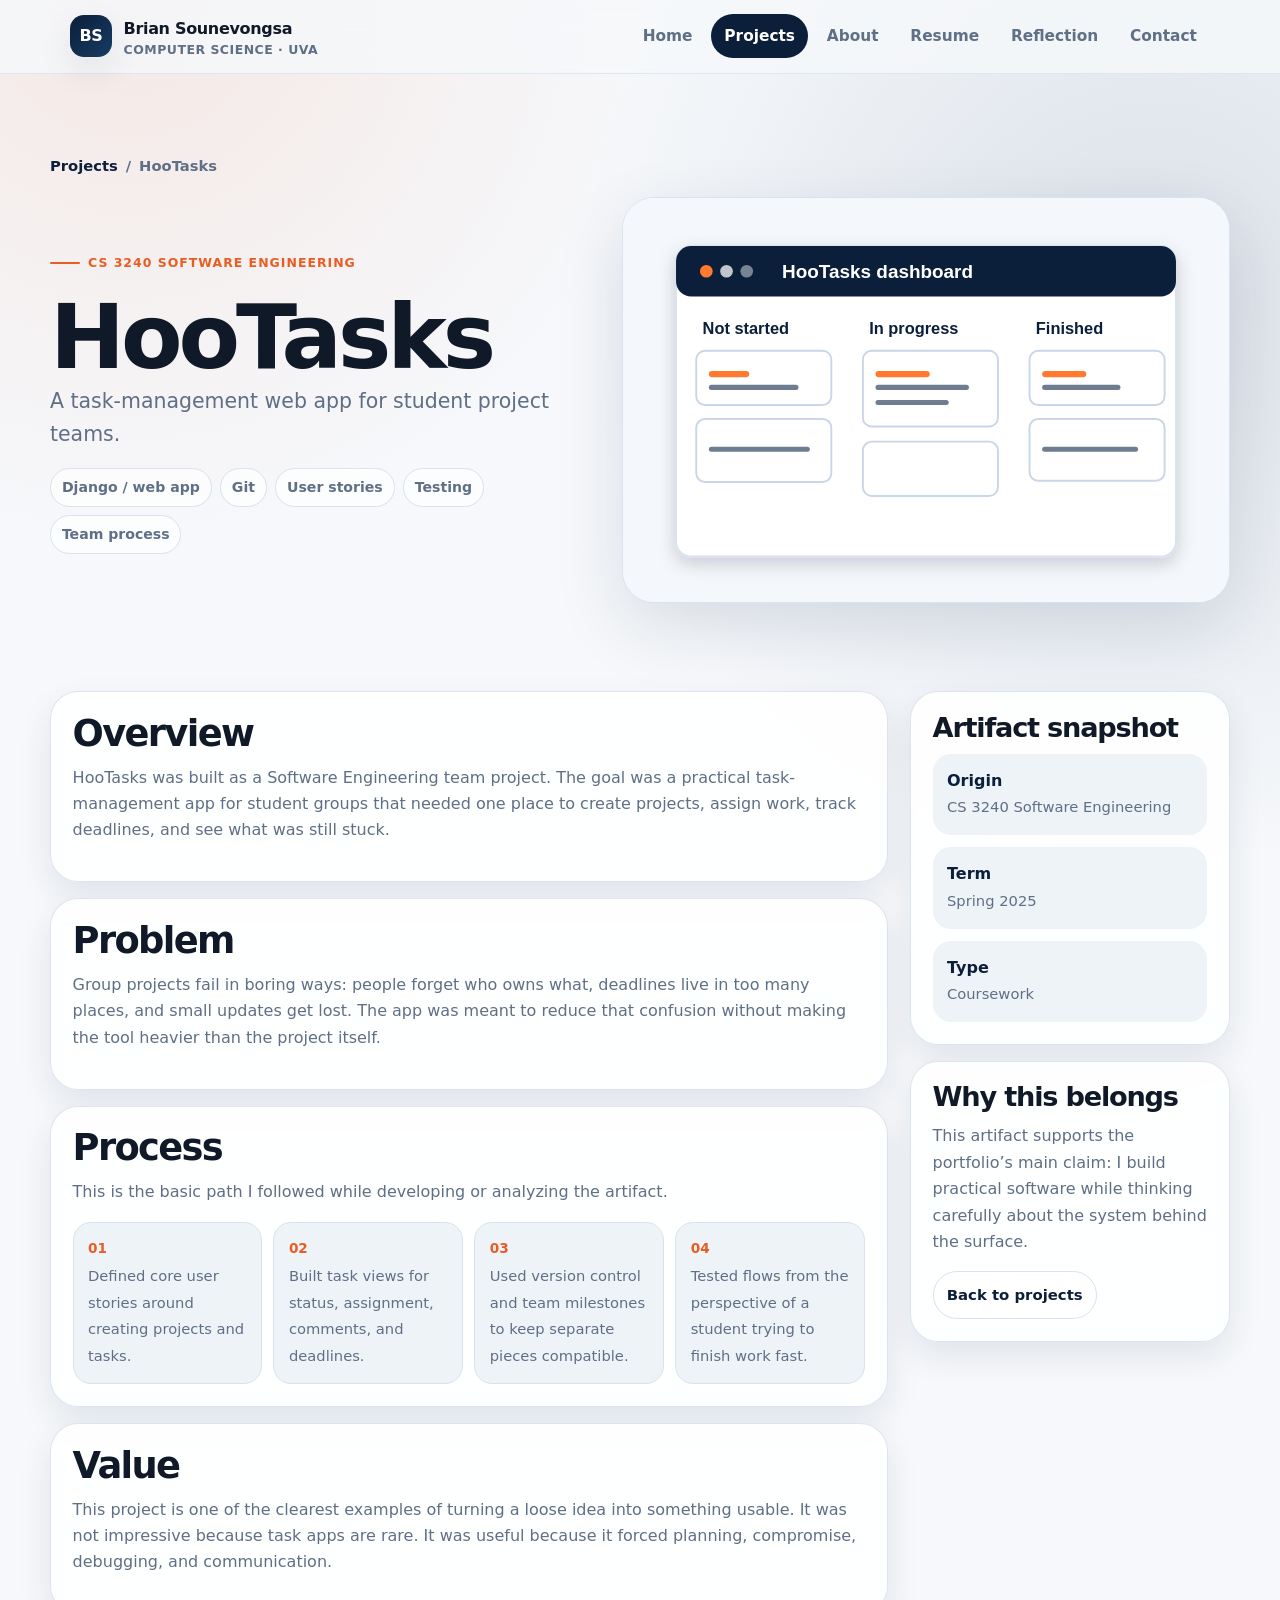
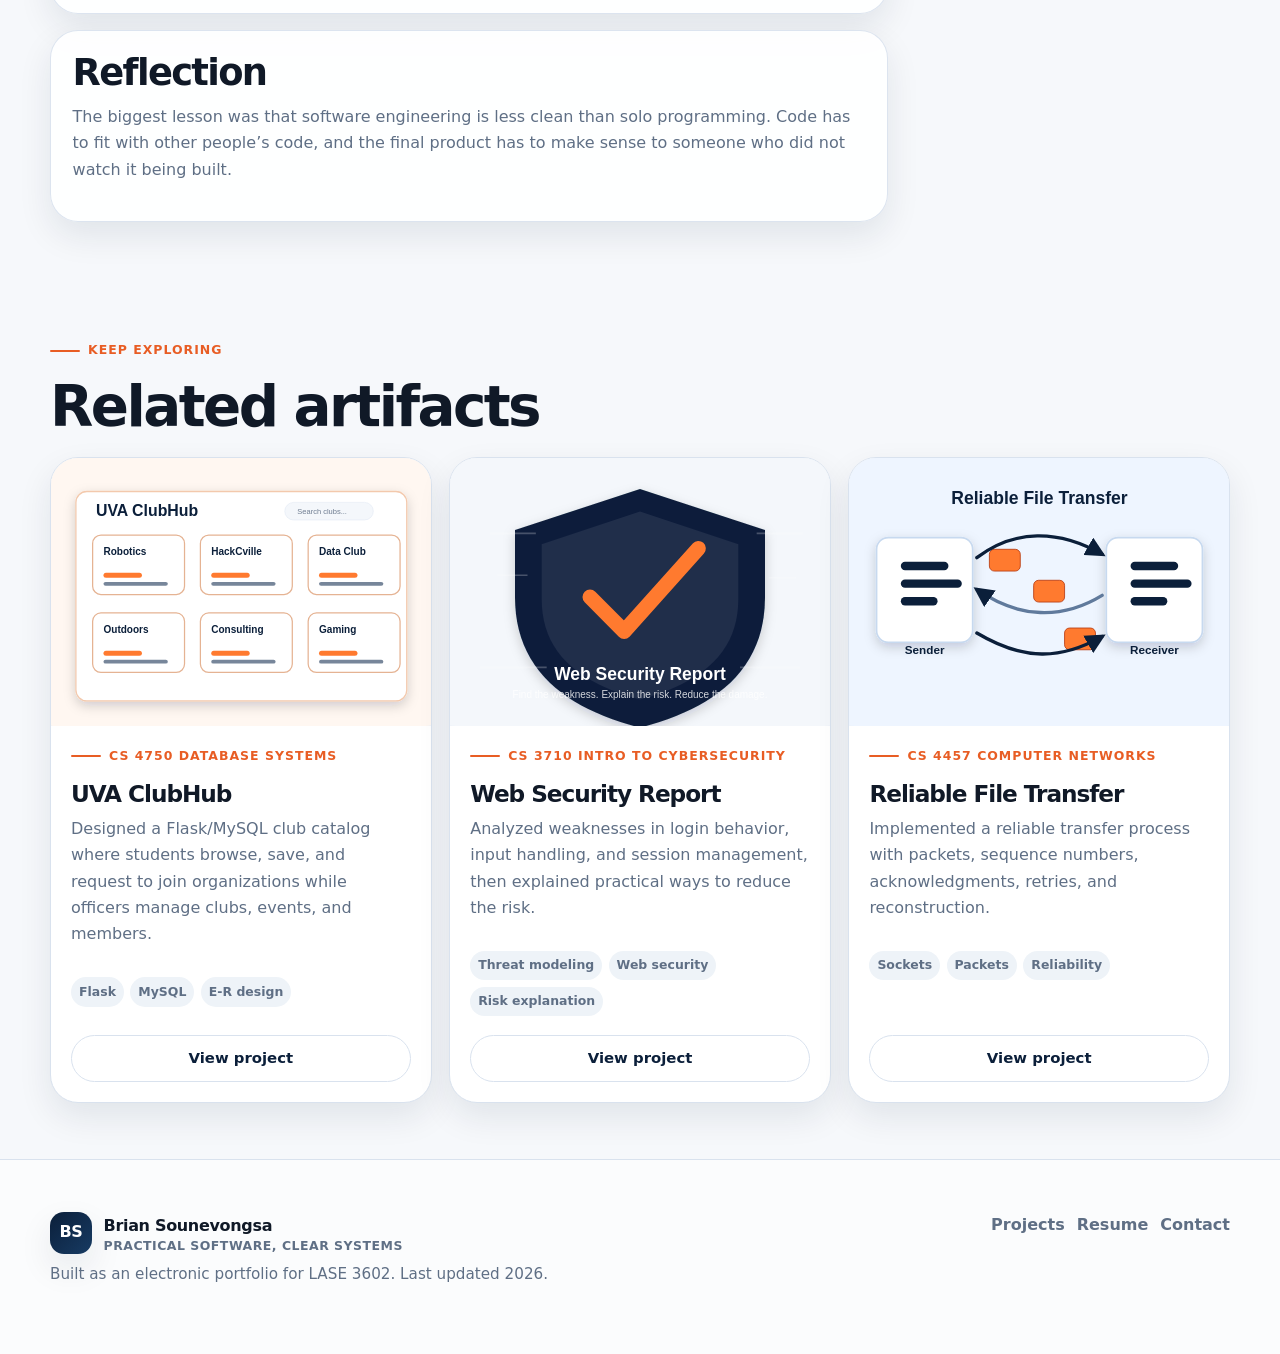
<file: projects/hootasks.html>
<!doctype html>
<html lang="en">
<head>
  <meta charset="utf-8">
  <meta name="viewport" content="width=device-width, initial-scale=1">
  <title>HooTasks | Brian Sounevongsa</title>
  <meta name="description" content="Created a student-team task dashboard with projects, assignments, deadlines, comments, and status tracking.">
  <meta name="theme-color" content="#0b1f3a">
  <link rel="icon" href="../assets/img/favicon.svg" type="image/svg+xml">
  <link rel="stylesheet" href="../assets/css/styles.css">
</head>
<body>

<a class="skip-link" href="#main">Skip to main content</a>
<header class="site-header">
  <div class="nav-wrap">
    <a class="brand" href="../index.html" aria-label="Brian Sounevongsa home">
      <span class="brand-mark">BS</span>
      <span class="brand-text">Brian Sounevongsa<span>Computer Science · UVA</span></span>
    </a>
    <button class="nav-toggle" type="button" aria-expanded="false" aria-controls="nav-links">Menu</button>
    <nav class="nav-links" id="nav-links" aria-label="Primary navigation"><a href="../index.html" >Home</a><a href="../projects.html" aria-current="page">Projects</a><a href="../about.html" >About</a><a href="../resume.html" >Resume</a><a href="../reflection.html" >Reflection</a><a href="../contact.html" >Contact</a></nav>
  </div>
</header>

<main id="main">

<section class="page-hero project-detail-hero">
  <div class="container">
    <div class="breadcrumbs"><a href="../projects.html">Projects</a><span>/</span><span>HooTasks</span></div>
    <div class="project-detail-head">
      <div class="reveal">
        <span class="eyebrow">CS 3240 Software Engineering</span>
        <h1>HooTasks</h1>
        <p class="lead">A task-management web app for student project teams.</p>
        <div class="pill-row"><span class="pill">Django / web app</span><span class="pill">Git</span><span class="pill">User stories</span><span class="pill">Testing</span><span class="pill">Team process</span></div>
      </div>
      <div class="image-wrap reveal"><img src="../assets/img/project-hootasks.svg" alt="Project illustration for HooTasks"></div>
    </div>
  </div>
</section>
<section class="section tight">
  <div class="container detail-layout">
    <div class="detail-content">
      <article class="card detail-card reveal"><h2>Overview</h2><p>HooTasks was built as a Software Engineering team project. The goal was a practical task-management app for student groups that needed one place to create projects, assign work, track deadlines, and see what was still stuck.</p></article>
      <article class="card detail-card reveal"><h2>Problem</h2><p>Group projects fail in boring ways: people forget who owns what, deadlines live in too many places, and small updates get lost. The app was meant to reduce that confusion without making the tool heavier than the project itself.</p></article>
      <article class="card detail-card reveal"><h2>Process</h2><p>This is the basic path I followed while developing or analyzing the artifact.</p><div class="process-steps"><div class="step"><b>01</b><span>Defined core user stories around creating projects and tasks.</span></div><div class="step"><b>02</b><span>Built task views for status, assignment, comments, and deadlines.</span></div><div class="step"><b>03</b><span>Used version control and team milestones to keep separate pieces compatible.</span></div><div class="step"><b>04</b><span>Tested flows from the perspective of a student trying to finish work fast.</span></div></div></article>
      <article class="card detail-card reveal"><h2>Value</h2><p>This project is one of the clearest examples of turning a loose idea into something usable. It was not impressive because task apps are rare. It was useful because it forced planning, compromise, debugging, and communication.</p></article>
      <article class="card detail-card reveal"><h2>Reflection</h2><p>The biggest lesson was that software engineering is less clean than solo programming. Code has to fit with other people’s code, and the final product has to make sense to someone who did not watch it being built.</p></article>
    </div>
    <aside class="sidebar reveal">
      <div class="card">
        <h3>Artifact snapshot</h3>
        <div class="stat-list">
          <div class="stat"><b>Origin</b><span>CS 3240 Software Engineering</span></div>
          <div class="stat"><b>Term</b><span>Spring 2025</span></div>
          <div class="stat"><b>Type</b><span>Coursework</span></div>
        </div>
      </div>
      <div class="card">
        <h3>Why this belongs</h3>
        <p>This artifact supports the portfolio’s main claim: I build practical software while thinking carefully about the system behind the surface.</p>
        <a class="btn secondary small" href="../projects.html">Back to projects</a>
      </div>
    </aside>
  </div>
</section>
<section class="section tight">
  <div class="container">
    <span class="eyebrow">Keep exploring</span>
    <h2 style="margin-bottom:1.3rem;">Related artifacts</h2>
    <div class="project-grid">
<article class="project-card reveal" data-category="data build coursework" data-title="UVA ClubHub" data-summary="Designed a Flask/MySQL club catalog where students browse, save, and request to join organizations while officers manage clubs, events, and members.">
  <a class="thumb" href="../projects/uva-clubhub.html" aria-label="Open project: UVA ClubHub">
    <img src="../assets/img/project-clubhub.svg" alt="Illustration for UVA ClubHub">
  </a>
  <div class="body">
    <div class="eyebrow">CS 4750 Database Systems</div>
    <h3>UVA ClubHub</h3>
    <p>Designed a Flask/MySQL club catalog where students browse, save, and request to join organizations while officers manage clubs, events, and members.</p>
    <div class="meta"><span>Flask</span><span>MySQL</span><span>E-R design</span></div>
    <div class="spacer"></div>
    <a class="btn secondary small" href="../projects/uva-clubhub.html">View project</a>
  </div>
</article>

<article class="project-card reveal" data-category="security analysis coursework" data-title="Web Security Report" data-summary="Analyzed weaknesses in login behavior, input handling, and session management, then explained practical ways to reduce the risk.">
  <a class="thumb" href="../projects/security-report.html" aria-label="Open project: Web Security Report">
    <img src="../assets/img/project-security.svg" alt="Illustration for Web Security Report">
  </a>
  <div class="body">
    <div class="eyebrow">CS 3710 Intro to Cybersecurity</div>
    <h3>Web Security Report</h3>
    <p>Analyzed weaknesses in login behavior, input handling, and session management, then explained practical ways to reduce the risk.</p>
    <div class="meta"><span>Threat modeling</span><span>Web security</span><span>Risk explanation</span></div>
    <div class="spacer"></div>
    <a class="btn secondary small" href="../projects/security-report.html">View project</a>
  </div>
</article>

<article class="project-card reveal" data-category="systems coursework" data-title="Reliable File Transfer" data-summary="Implemented a reliable transfer process with packets, sequence numbers, acknowledgments, retries, and reconstruction.">
  <a class="thumb" href="../projects/reliable-transfer.html" aria-label="Open project: Reliable File Transfer">
    <img src="../assets/img/project-network.svg" alt="Illustration for Reliable File Transfer">
  </a>
  <div class="body">
    <div class="eyebrow">CS 4457 Computer Networks</div>
    <h3>Reliable File Transfer</h3>
    <p>Implemented a reliable transfer process with packets, sequence numbers, acknowledgments, retries, and reconstruction.</p>
    <div class="meta"><span>Sockets</span><span>Packets</span><span>Reliability</span></div>
    <div class="spacer"></div>
    <a class="btn secondary small" href="../projects/reliable-transfer.html">View project</a>
  </div>
</article>
</div>
  </div>
</section>

</main>

<footer class="site-footer">
  <div class="footer-grid">
    <div>
      <a class="brand" href="../index.html"><span class="brand-mark">BS</span><span class="brand-text">Brian Sounevongsa<span>Practical software, clear systems</span></span></a>
      <p class="footer-note">Built as an electronic portfolio for LASE 3602. Last updated <span data-year></span>.</p>
    </div>
    <div class="footer-links">
      <a href="../projects.html">Projects</a>
      <a href="../resume.html">Resume</a>
      <a href="../contact.html">Contact</a>
    </div>
  </div>
</footer>
<script src="../assets/js/main.js"></script>

</body>
</html>
</file>
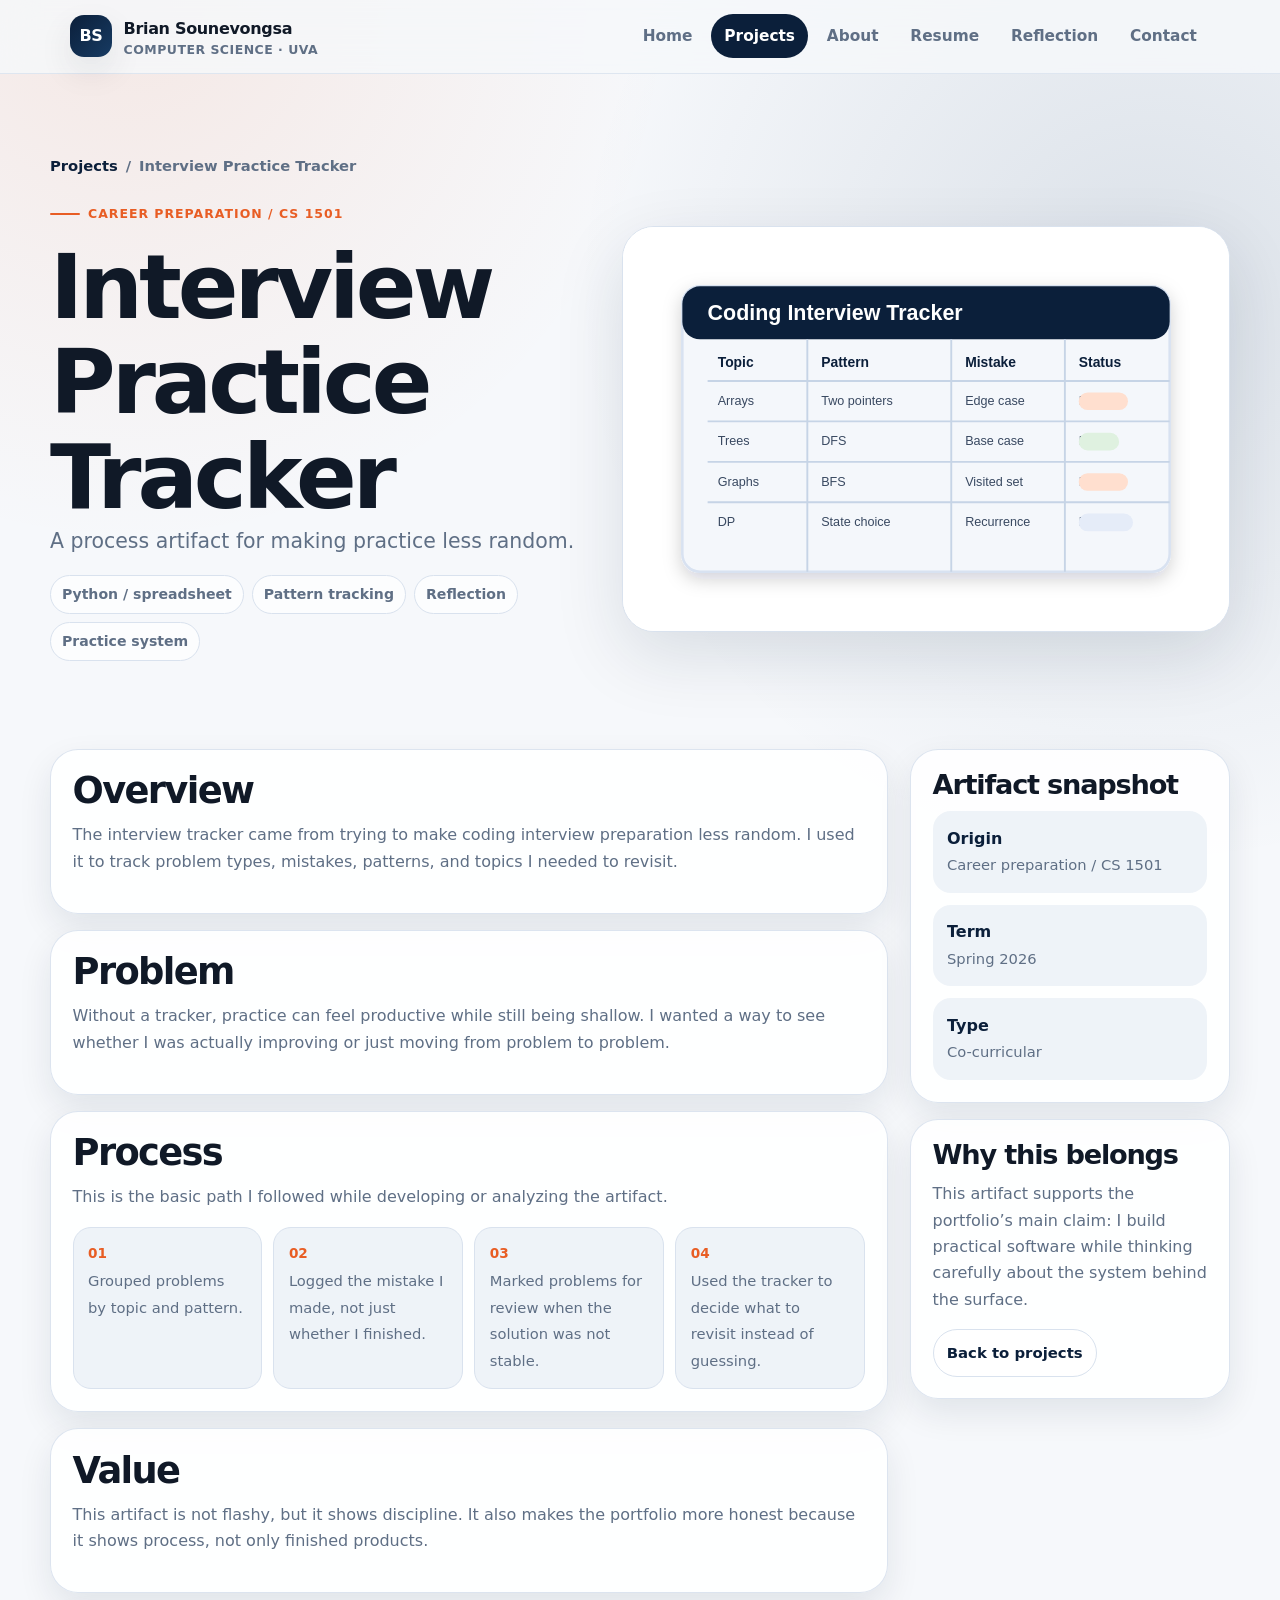
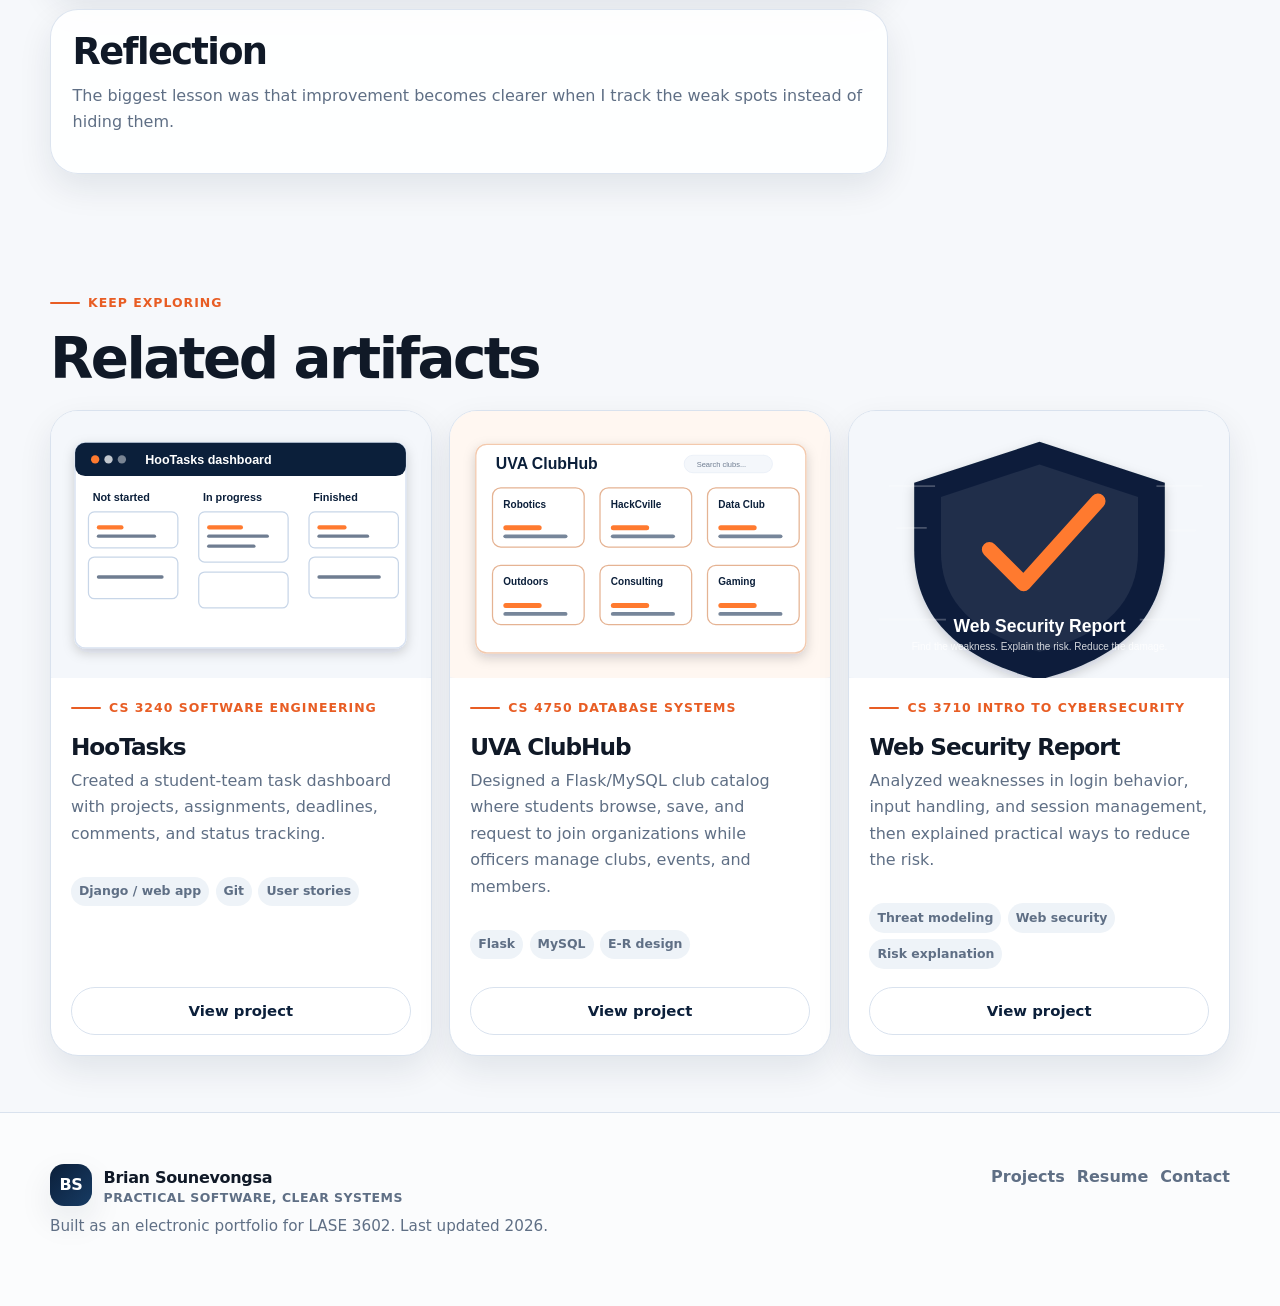
<file: projects/interview-tracker.html>
<!doctype html>
<html lang="en">
<head>
  <meta charset="utf-8">
  <meta name="viewport" content="width=device-width, initial-scale=1">
  <title>Interview Practice Tracker | Brian Sounevongsa</title>
  <meta name="description" content="Tracked problems, patterns, mistakes, and review cycles across arrays, strings, trees, graphs, recursion, and dynamic programming.">
  <meta name="theme-color" content="#0b1f3a">
  <link rel="icon" href="../assets/img/favicon.svg" type="image/svg+xml">
  <link rel="stylesheet" href="../assets/css/styles.css">
</head>
<body>

<a class="skip-link" href="#main">Skip to main content</a>
<header class="site-header">
  <div class="nav-wrap">
    <a class="brand" href="../index.html" aria-label="Brian Sounevongsa home">
      <span class="brand-mark">BS</span>
      <span class="brand-text">Brian Sounevongsa<span>Computer Science · UVA</span></span>
    </a>
    <button class="nav-toggle" type="button" aria-expanded="false" aria-controls="nav-links">Menu</button>
    <nav class="nav-links" id="nav-links" aria-label="Primary navigation"><a href="../index.html" >Home</a><a href="../projects.html" aria-current="page">Projects</a><a href="../about.html" >About</a><a href="../resume.html" >Resume</a><a href="../reflection.html" >Reflection</a><a href="../contact.html" >Contact</a></nav>
  </div>
</header>

<main id="main">

<section class="page-hero project-detail-hero">
  <div class="container">
    <div class="breadcrumbs"><a href="../projects.html">Projects</a><span>/</span><span>Interview Practice Tracker</span></div>
    <div class="project-detail-head">
      <div class="reveal">
        <span class="eyebrow">Career preparation / CS 1501</span>
        <h1>Interview Practice Tracker</h1>
        <p class="lead">A process artifact for making practice less random.</p>
        <div class="pill-row"><span class="pill">Python / spreadsheet</span><span class="pill">Pattern tracking</span><span class="pill">Reflection</span><span class="pill">Practice system</span></div>
      </div>
      <div class="image-wrap reveal"><img src="../assets/img/project-tracker.svg" alt="Project illustration for Interview Practice Tracker"></div>
    </div>
  </div>
</section>
<section class="section tight">
  <div class="container detail-layout">
    <div class="detail-content">
      <article class="card detail-card reveal"><h2>Overview</h2><p>The interview tracker came from trying to make coding interview preparation less random. I used it to track problem types, mistakes, patterns, and topics I needed to revisit.</p></article>
      <article class="card detail-card reveal"><h2>Problem</h2><p>Without a tracker, practice can feel productive while still being shallow. I wanted a way to see whether I was actually improving or just moving from problem to problem.</p></article>
      <article class="card detail-card reveal"><h2>Process</h2><p>This is the basic path I followed while developing or analyzing the artifact.</p><div class="process-steps"><div class="step"><b>01</b><span>Grouped problems by topic and pattern.</span></div><div class="step"><b>02</b><span>Logged the mistake I made, not just whether I finished.</span></div><div class="step"><b>03</b><span>Marked problems for review when the solution was not stable.</span></div><div class="step"><b>04</b><span>Used the tracker to decide what to revisit instead of guessing.</span></div></div></article>
      <article class="card detail-card reveal"><h2>Value</h2><p>This artifact is not flashy, but it shows discipline. It also makes the portfolio more honest because it shows process, not only finished products.</p></article>
      <article class="card detail-card reveal"><h2>Reflection</h2><p>The biggest lesson was that improvement becomes clearer when I track the weak spots instead of hiding them.</p></article>
    </div>
    <aside class="sidebar reveal">
      <div class="card">
        <h3>Artifact snapshot</h3>
        <div class="stat-list">
          <div class="stat"><b>Origin</b><span>Career preparation / CS 1501</span></div>
          <div class="stat"><b>Term</b><span>Spring 2026</span></div>
          <div class="stat"><b>Type</b><span>Co-curricular</span></div>
        </div>
      </div>
      <div class="card">
        <h3>Why this belongs</h3>
        <p>This artifact supports the portfolio’s main claim: I build practical software while thinking carefully about the system behind the surface.</p>
        <a class="btn secondary small" href="../projects.html">Back to projects</a>
      </div>
    </aside>
  </div>
</section>
<section class="section tight">
  <div class="container">
    <span class="eyebrow">Keep exploring</span>
    <h2 style="margin-bottom:1.3rem;">Related artifacts</h2>
    <div class="project-grid">
<article class="project-card reveal" data-category="build teamwork coursework" data-title="HooTasks" data-summary="Created a student-team task dashboard with projects, assignments, deadlines, comments, and status tracking.">
  <a class="thumb" href="../projects/hootasks.html" aria-label="Open project: HooTasks">
    <img src="../assets/img/project-hootasks.svg" alt="Illustration for HooTasks">
  </a>
  <div class="body">
    <div class="eyebrow">CS 3240 Software Engineering</div>
    <h3>HooTasks</h3>
    <p>Created a student-team task dashboard with projects, assignments, deadlines, comments, and status tracking.</p>
    <div class="meta"><span>Django / web app</span><span>Git</span><span>User stories</span></div>
    <div class="spacer"></div>
    <a class="btn secondary small" href="../projects/hootasks.html">View project</a>
  </div>
</article>

<article class="project-card reveal" data-category="data build coursework" data-title="UVA ClubHub" data-summary="Designed a Flask/MySQL club catalog where students browse, save, and request to join organizations while officers manage clubs, events, and members.">
  <a class="thumb" href="../projects/uva-clubhub.html" aria-label="Open project: UVA ClubHub">
    <img src="../assets/img/project-clubhub.svg" alt="Illustration for UVA ClubHub">
  </a>
  <div class="body">
    <div class="eyebrow">CS 4750 Database Systems</div>
    <h3>UVA ClubHub</h3>
    <p>Designed a Flask/MySQL club catalog where students browse, save, and request to join organizations while officers manage clubs, events, and members.</p>
    <div class="meta"><span>Flask</span><span>MySQL</span><span>E-R design</span></div>
    <div class="spacer"></div>
    <a class="btn secondary small" href="../projects/uva-clubhub.html">View project</a>
  </div>
</article>

<article class="project-card reveal" data-category="security analysis coursework" data-title="Web Security Report" data-summary="Analyzed weaknesses in login behavior, input handling, and session management, then explained practical ways to reduce the risk.">
  <a class="thumb" href="../projects/security-report.html" aria-label="Open project: Web Security Report">
    <img src="../assets/img/project-security.svg" alt="Illustration for Web Security Report">
  </a>
  <div class="body">
    <div class="eyebrow">CS 3710 Intro to Cybersecurity</div>
    <h3>Web Security Report</h3>
    <p>Analyzed weaknesses in login behavior, input handling, and session management, then explained practical ways to reduce the risk.</p>
    <div class="meta"><span>Threat modeling</span><span>Web security</span><span>Risk explanation</span></div>
    <div class="spacer"></div>
    <a class="btn secondary small" href="../projects/security-report.html">View project</a>
  </div>
</article>
</div>
  </div>
</section>

</main>

<footer class="site-footer">
  <div class="footer-grid">
    <div>
      <a class="brand" href="../index.html"><span class="brand-mark">BS</span><span class="brand-text">Brian Sounevongsa<span>Practical software, clear systems</span></span></a>
      <p class="footer-note">Built as an electronic portfolio for LASE 3602. Last updated <span data-year></span>.</p>
    </div>
    <div class="footer-links">
      <a href="../projects.html">Projects</a>
      <a href="../resume.html">Resume</a>
      <a href="../contact.html">Contact</a>
    </div>
  </div>
</footer>
<script src="../assets/js/main.js"></script>

</body>
</html>
</file>
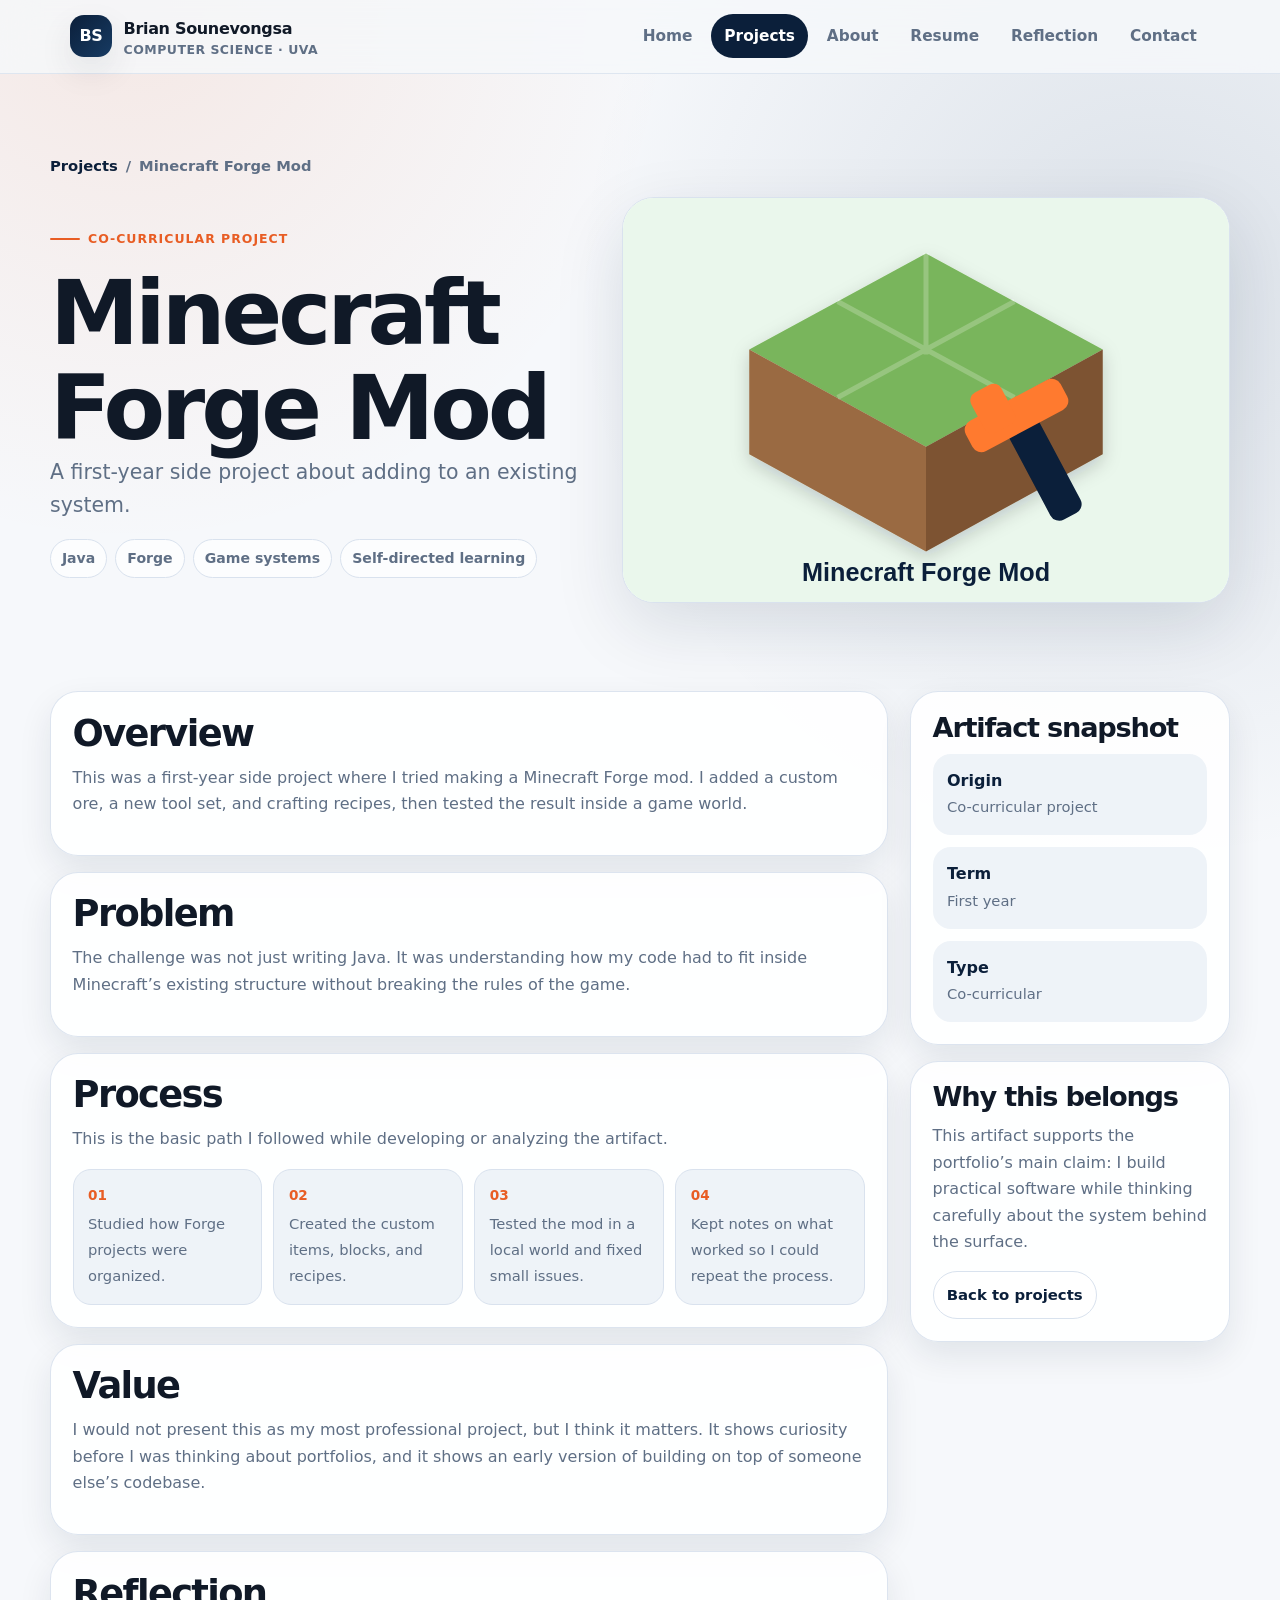
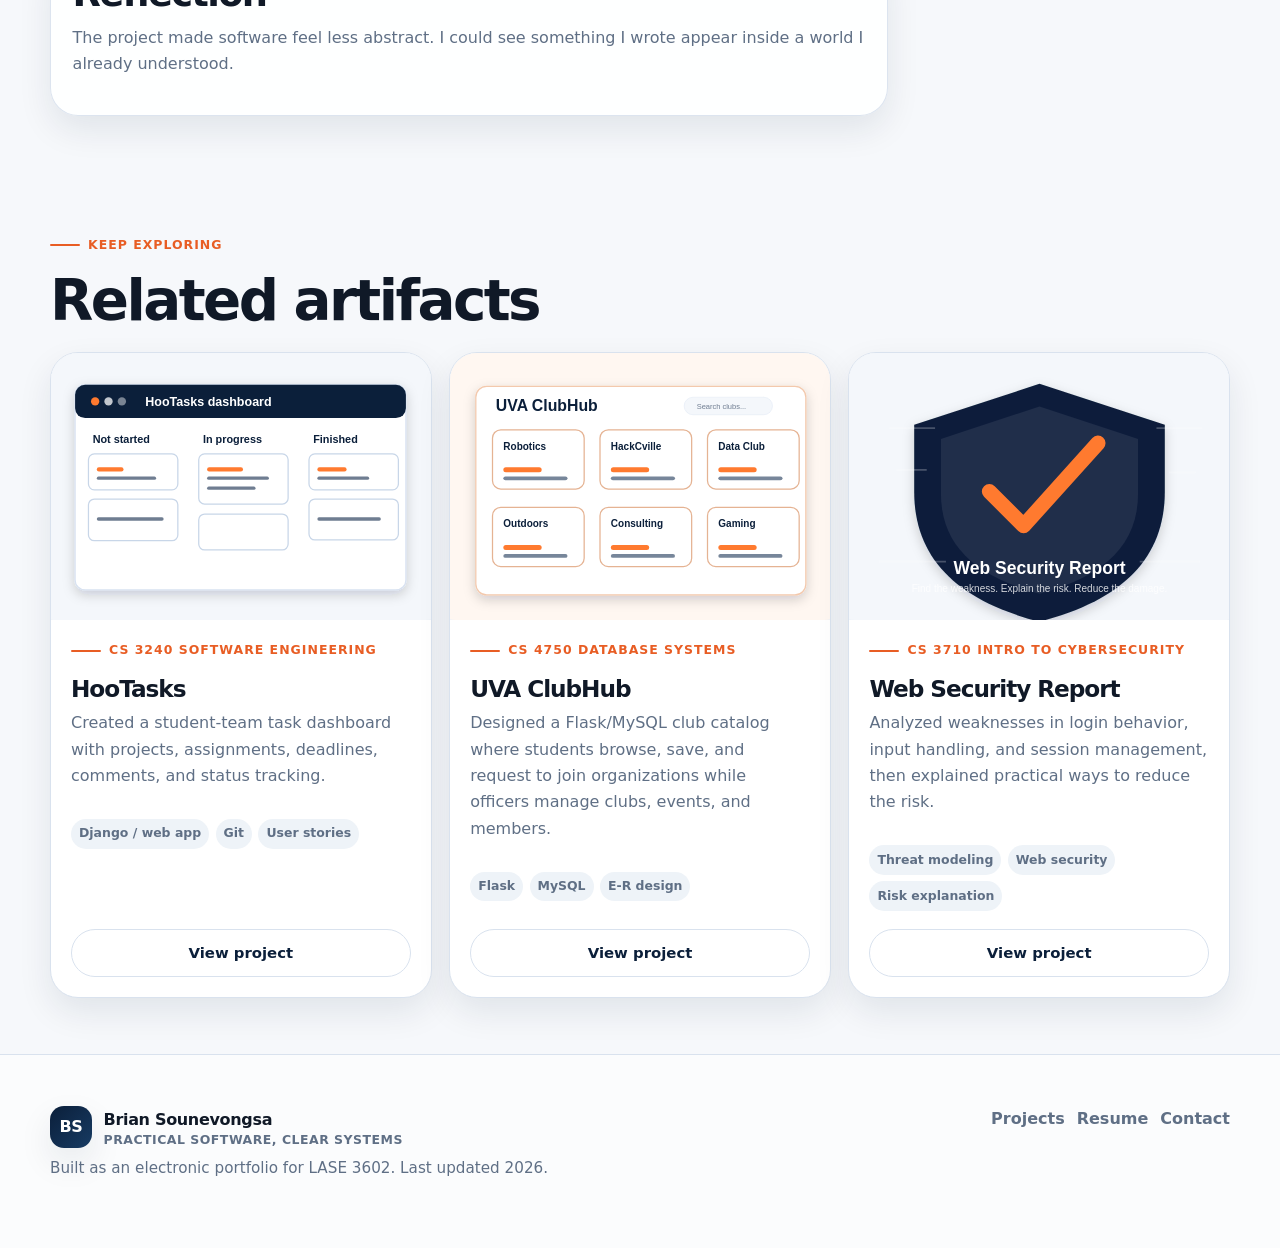
<file: projects/minecraft-mod.html>
<!doctype html>
<html lang="en">
<head>
  <meta charset="utf-8">
  <meta name="viewport" content="width=device-width, initial-scale=1">
  <title>Minecraft Forge Mod | Brian Sounevongsa</title>
  <meta name="description" content="Added a custom ore, tool set, and crafting recipes while learning how a mod fits inside an existing game structure.">
  <meta name="theme-color" content="#0b1f3a">
  <link rel="icon" href="../assets/img/favicon.svg" type="image/svg+xml">
  <link rel="stylesheet" href="../assets/css/styles.css">
</head>
<body>

<a class="skip-link" href="#main">Skip to main content</a>
<header class="site-header">
  <div class="nav-wrap">
    <a class="brand" href="../index.html" aria-label="Brian Sounevongsa home">
      <span class="brand-mark">BS</span>
      <span class="brand-text">Brian Sounevongsa<span>Computer Science · UVA</span></span>
    </a>
    <button class="nav-toggle" type="button" aria-expanded="false" aria-controls="nav-links">Menu</button>
    <nav class="nav-links" id="nav-links" aria-label="Primary navigation"><a href="../index.html" >Home</a><a href="../projects.html" aria-current="page">Projects</a><a href="../about.html" >About</a><a href="../resume.html" >Resume</a><a href="../reflection.html" >Reflection</a><a href="../contact.html" >Contact</a></nav>
  </div>
</header>

<main id="main">

<section class="page-hero project-detail-hero">
  <div class="container">
    <div class="breadcrumbs"><a href="../projects.html">Projects</a><span>/</span><span>Minecraft Forge Mod</span></div>
    <div class="project-detail-head">
      <div class="reveal">
        <span class="eyebrow">Co-curricular project</span>
        <h1>Minecraft Forge Mod</h1>
        <p class="lead">A first-year side project about adding to an existing system.</p>
        <div class="pill-row"><span class="pill">Java</span><span class="pill">Forge</span><span class="pill">Game systems</span><span class="pill">Self-directed learning</span></div>
      </div>
      <div class="image-wrap reveal"><img src="../assets/img/project-minecraft.svg" alt="Project illustration for Minecraft Forge Mod"></div>
    </div>
  </div>
</section>
<section class="section tight">
  <div class="container detail-layout">
    <div class="detail-content">
      <article class="card detail-card reveal"><h2>Overview</h2><p>This was a first-year side project where I tried making a Minecraft Forge mod. I added a custom ore, a new tool set, and crafting recipes, then tested the result inside a game world.</p></article>
      <article class="card detail-card reveal"><h2>Problem</h2><p>The challenge was not just writing Java. It was understanding how my code had to fit inside Minecraft’s existing structure without breaking the rules of the game.</p></article>
      <article class="card detail-card reveal"><h2>Process</h2><p>This is the basic path I followed while developing or analyzing the artifact.</p><div class="process-steps"><div class="step"><b>01</b><span>Studied how Forge projects were organized.</span></div><div class="step"><b>02</b><span>Created the custom items, blocks, and recipes.</span></div><div class="step"><b>03</b><span>Tested the mod in a local world and fixed small issues.</span></div><div class="step"><b>04</b><span>Kept notes on what worked so I could repeat the process.</span></div></div></article>
      <article class="card detail-card reveal"><h2>Value</h2><p>I would not present this as my most professional project, but I think it matters. It shows curiosity before I was thinking about portfolios, and it shows an early version of building on top of someone else’s codebase.</p></article>
      <article class="card detail-card reveal"><h2>Reflection</h2><p>The project made software feel less abstract. I could see something I wrote appear inside a world I already understood.</p></article>
    </div>
    <aside class="sidebar reveal">
      <div class="card">
        <h3>Artifact snapshot</h3>
        <div class="stat-list">
          <div class="stat"><b>Origin</b><span>Co-curricular project</span></div>
          <div class="stat"><b>Term</b><span>First year</span></div>
          <div class="stat"><b>Type</b><span>Co-curricular</span></div>
        </div>
      </div>
      <div class="card">
        <h3>Why this belongs</h3>
        <p>This artifact supports the portfolio’s main claim: I build practical software while thinking carefully about the system behind the surface.</p>
        <a class="btn secondary small" href="../projects.html">Back to projects</a>
      </div>
    </aside>
  </div>
</section>
<section class="section tight">
  <div class="container">
    <span class="eyebrow">Keep exploring</span>
    <h2 style="margin-bottom:1.3rem;">Related artifacts</h2>
    <div class="project-grid">
<article class="project-card reveal" data-category="build teamwork coursework" data-title="HooTasks" data-summary="Created a student-team task dashboard with projects, assignments, deadlines, comments, and status tracking.">
  <a class="thumb" href="../projects/hootasks.html" aria-label="Open project: HooTasks">
    <img src="../assets/img/project-hootasks.svg" alt="Illustration for HooTasks">
  </a>
  <div class="body">
    <div class="eyebrow">CS 3240 Software Engineering</div>
    <h3>HooTasks</h3>
    <p>Created a student-team task dashboard with projects, assignments, deadlines, comments, and status tracking.</p>
    <div class="meta"><span>Django / web app</span><span>Git</span><span>User stories</span></div>
    <div class="spacer"></div>
    <a class="btn secondary small" href="../projects/hootasks.html">View project</a>
  </div>
</article>

<article class="project-card reveal" data-category="data build coursework" data-title="UVA ClubHub" data-summary="Designed a Flask/MySQL club catalog where students browse, save, and request to join organizations while officers manage clubs, events, and members.">
  <a class="thumb" href="../projects/uva-clubhub.html" aria-label="Open project: UVA ClubHub">
    <img src="../assets/img/project-clubhub.svg" alt="Illustration for UVA ClubHub">
  </a>
  <div class="body">
    <div class="eyebrow">CS 4750 Database Systems</div>
    <h3>UVA ClubHub</h3>
    <p>Designed a Flask/MySQL club catalog where students browse, save, and request to join organizations while officers manage clubs, events, and members.</p>
    <div class="meta"><span>Flask</span><span>MySQL</span><span>E-R design</span></div>
    <div class="spacer"></div>
    <a class="btn secondary small" href="../projects/uva-clubhub.html">View project</a>
  </div>
</article>

<article class="project-card reveal" data-category="security analysis coursework" data-title="Web Security Report" data-summary="Analyzed weaknesses in login behavior, input handling, and session management, then explained practical ways to reduce the risk.">
  <a class="thumb" href="../projects/security-report.html" aria-label="Open project: Web Security Report">
    <img src="../assets/img/project-security.svg" alt="Illustration for Web Security Report">
  </a>
  <div class="body">
    <div class="eyebrow">CS 3710 Intro to Cybersecurity</div>
    <h3>Web Security Report</h3>
    <p>Analyzed weaknesses in login behavior, input handling, and session management, then explained practical ways to reduce the risk.</p>
    <div class="meta"><span>Threat modeling</span><span>Web security</span><span>Risk explanation</span></div>
    <div class="spacer"></div>
    <a class="btn secondary small" href="../projects/security-report.html">View project</a>
  </div>
</article>
</div>
  </div>
</section>

</main>

<footer class="site-footer">
  <div class="footer-grid">
    <div>
      <a class="brand" href="../index.html"><span class="brand-mark">BS</span><span class="brand-text">Brian Sounevongsa<span>Practical software, clear systems</span></span></a>
      <p class="footer-note">Built as an electronic portfolio for LASE 3602. Last updated <span data-year></span>.</p>
    </div>
    <div class="footer-links">
      <a href="../projects.html">Projects</a>
      <a href="../resume.html">Resume</a>
      <a href="../contact.html">Contact</a>
    </div>
  </div>
</footer>
<script src="../assets/js/main.js"></script>

</body>
</html>
</file>
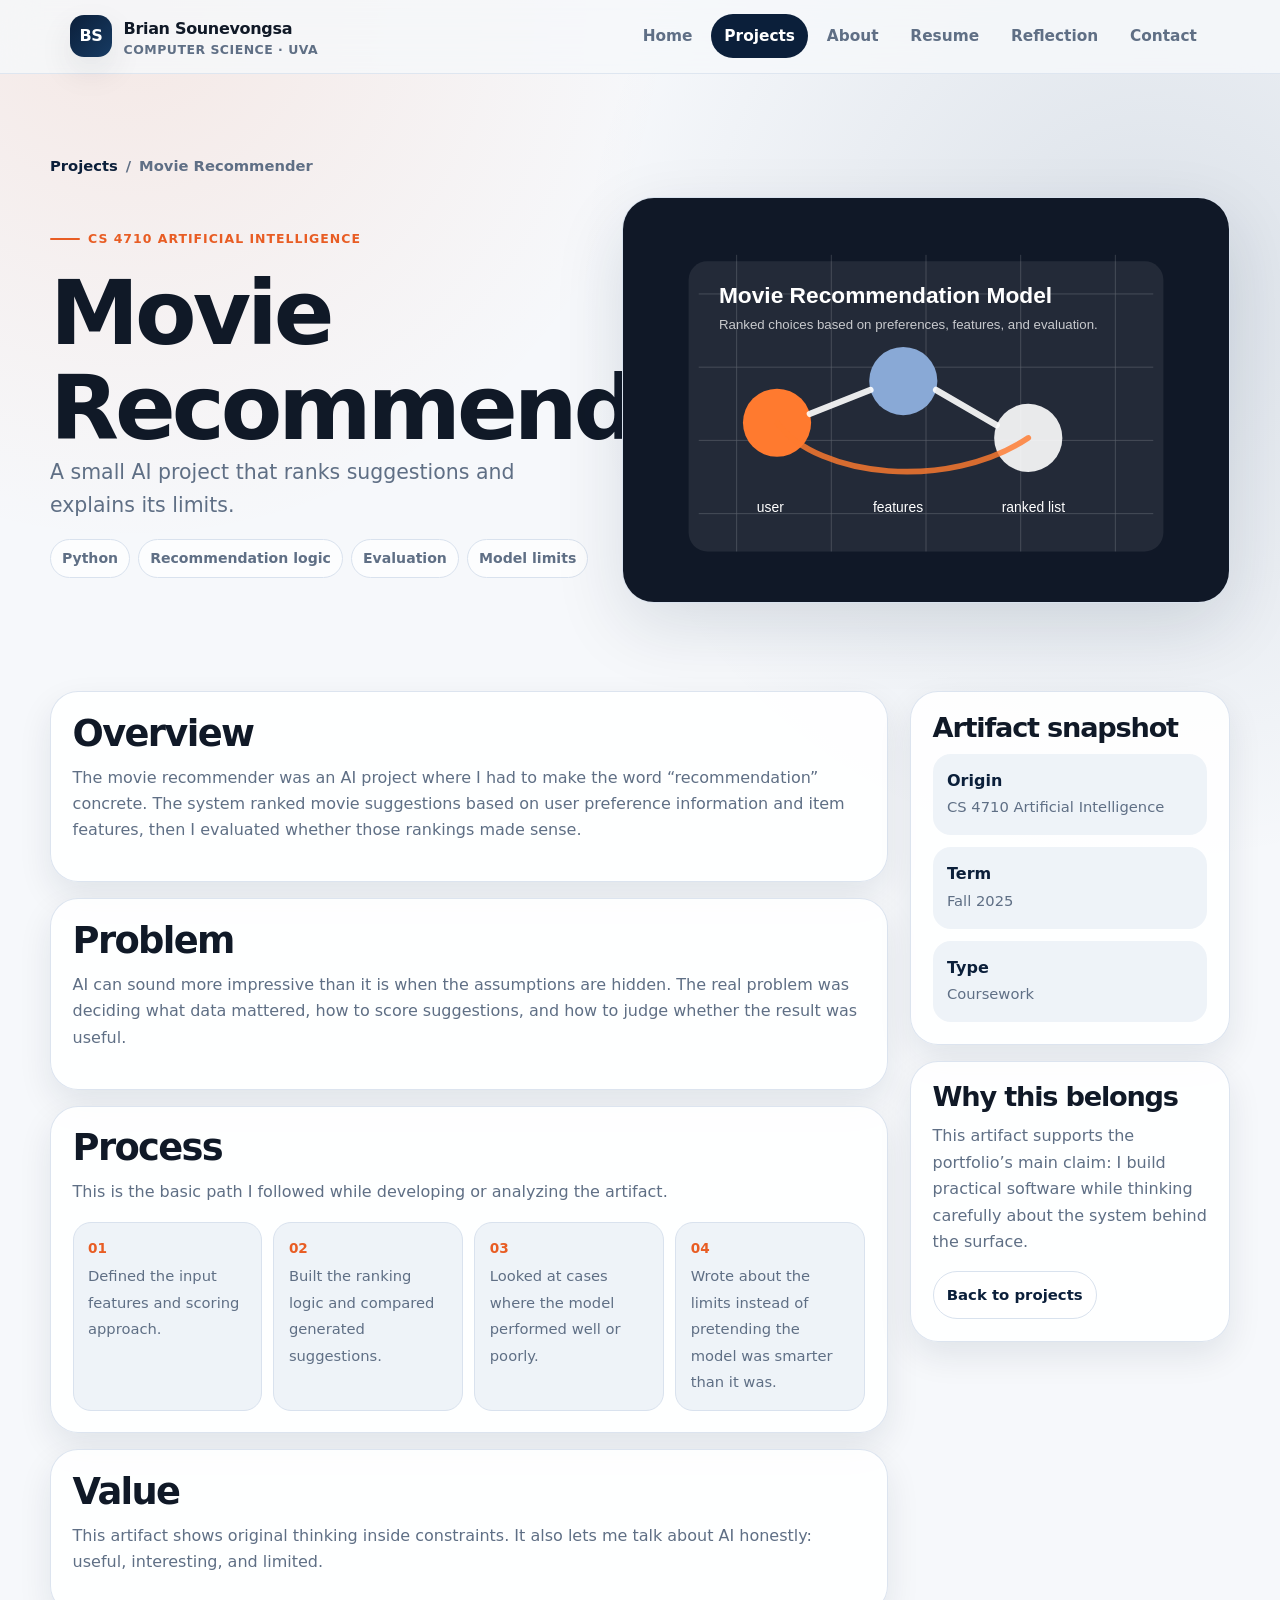
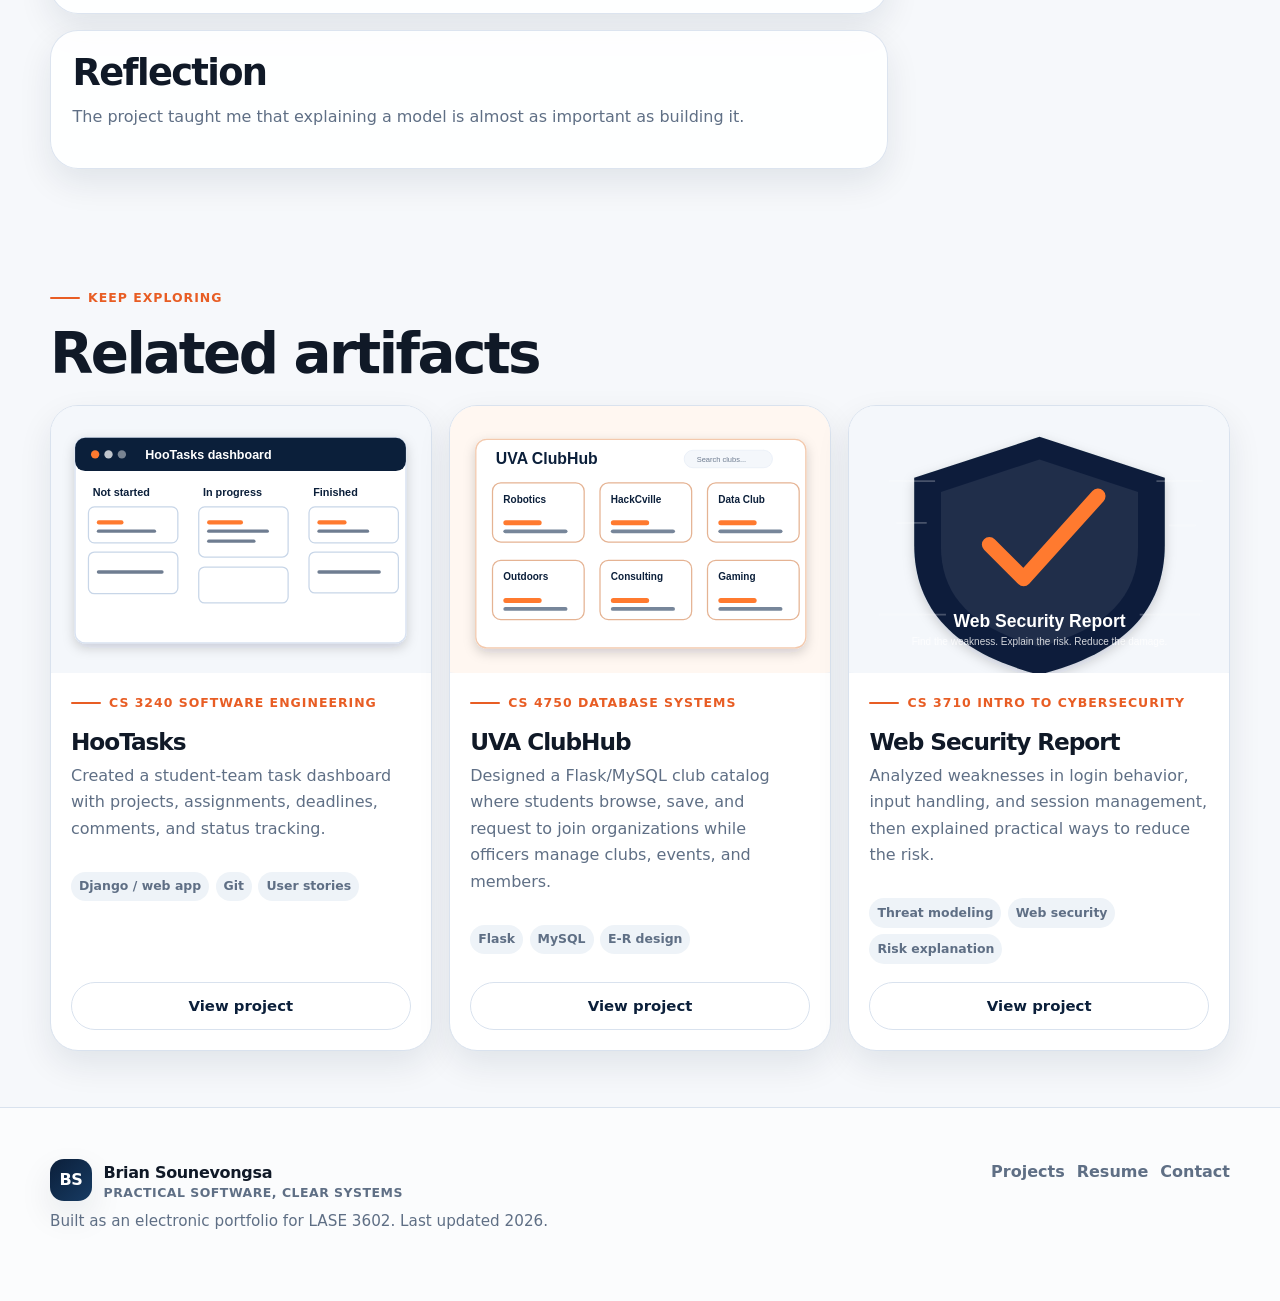
<file: projects/movie-recommender.html>
<!doctype html>
<html lang="en">
<head>
  <meta charset="utf-8">
  <meta name="viewport" content="width=device-width, initial-scale=1">
  <title>Movie Recommender | Brian Sounevongsa</title>
  <meta name="description" content="Built a recommendation experiment that ranked movie suggestions based on preferences, features, scoring, and evaluation.">
  <meta name="theme-color" content="#0b1f3a">
  <link rel="icon" href="../assets/img/favicon.svg" type="image/svg+xml">
  <link rel="stylesheet" href="../assets/css/styles.css">
</head>
<body>

<a class="skip-link" href="#main">Skip to main content</a>
<header class="site-header">
  <div class="nav-wrap">
    <a class="brand" href="../index.html" aria-label="Brian Sounevongsa home">
      <span class="brand-mark">BS</span>
      <span class="brand-text">Brian Sounevongsa<span>Computer Science · UVA</span></span>
    </a>
    <button class="nav-toggle" type="button" aria-expanded="false" aria-controls="nav-links">Menu</button>
    <nav class="nav-links" id="nav-links" aria-label="Primary navigation"><a href="../index.html" >Home</a><a href="../projects.html" aria-current="page">Projects</a><a href="../about.html" >About</a><a href="../resume.html" >Resume</a><a href="../reflection.html" >Reflection</a><a href="../contact.html" >Contact</a></nav>
  </div>
</header>

<main id="main">

<section class="page-hero project-detail-hero">
  <div class="container">
    <div class="breadcrumbs"><a href="../projects.html">Projects</a><span>/</span><span>Movie Recommender</span></div>
    <div class="project-detail-head">
      <div class="reveal">
        <span class="eyebrow">CS 4710 Artificial Intelligence</span>
        <h1>Movie Recommender</h1>
        <p class="lead">A small AI project that ranks suggestions and explains its limits.</p>
        <div class="pill-row"><span class="pill">Python</span><span class="pill">Recommendation logic</span><span class="pill">Evaluation</span><span class="pill">Model limits</span></div>
      </div>
      <div class="image-wrap reveal"><img src="../assets/img/project-ai.svg" alt="Project illustration for Movie Recommender"></div>
    </div>
  </div>
</section>
<section class="section tight">
  <div class="container detail-layout">
    <div class="detail-content">
      <article class="card detail-card reveal"><h2>Overview</h2><p>The movie recommender was an AI project where I had to make the word “recommendation” concrete. The system ranked movie suggestions based on user preference information and item features, then I evaluated whether those rankings made sense.</p></article>
      <article class="card detail-card reveal"><h2>Problem</h2><p>AI can sound more impressive than it is when the assumptions are hidden. The real problem was deciding what data mattered, how to score suggestions, and how to judge whether the result was useful.</p></article>
      <article class="card detail-card reveal"><h2>Process</h2><p>This is the basic path I followed while developing or analyzing the artifact.</p><div class="process-steps"><div class="step"><b>01</b><span>Defined the input features and scoring approach.</span></div><div class="step"><b>02</b><span>Built the ranking logic and compared generated suggestions.</span></div><div class="step"><b>03</b><span>Looked at cases where the model performed well or poorly.</span></div><div class="step"><b>04</b><span>Wrote about the limits instead of pretending the model was smarter than it was.</span></div></div></article>
      <article class="card detail-card reveal"><h2>Value</h2><p>This artifact shows original thinking inside constraints. It also lets me talk about AI honestly: useful, interesting, and limited.</p></article>
      <article class="card detail-card reveal"><h2>Reflection</h2><p>The project taught me that explaining a model is almost as important as building it.</p></article>
    </div>
    <aside class="sidebar reveal">
      <div class="card">
        <h3>Artifact snapshot</h3>
        <div class="stat-list">
          <div class="stat"><b>Origin</b><span>CS 4710 Artificial Intelligence</span></div>
          <div class="stat"><b>Term</b><span>Fall 2025</span></div>
          <div class="stat"><b>Type</b><span>Coursework</span></div>
        </div>
      </div>
      <div class="card">
        <h3>Why this belongs</h3>
        <p>This artifact supports the portfolio’s main claim: I build practical software while thinking carefully about the system behind the surface.</p>
        <a class="btn secondary small" href="../projects.html">Back to projects</a>
      </div>
    </aside>
  </div>
</section>
<section class="section tight">
  <div class="container">
    <span class="eyebrow">Keep exploring</span>
    <h2 style="margin-bottom:1.3rem;">Related artifacts</h2>
    <div class="project-grid">
<article class="project-card reveal" data-category="build teamwork coursework" data-title="HooTasks" data-summary="Created a student-team task dashboard with projects, assignments, deadlines, comments, and status tracking.">
  <a class="thumb" href="../projects/hootasks.html" aria-label="Open project: HooTasks">
    <img src="../assets/img/project-hootasks.svg" alt="Illustration for HooTasks">
  </a>
  <div class="body">
    <div class="eyebrow">CS 3240 Software Engineering</div>
    <h3>HooTasks</h3>
    <p>Created a student-team task dashboard with projects, assignments, deadlines, comments, and status tracking.</p>
    <div class="meta"><span>Django / web app</span><span>Git</span><span>User stories</span></div>
    <div class="spacer"></div>
    <a class="btn secondary small" href="../projects/hootasks.html">View project</a>
  </div>
</article>

<article class="project-card reveal" data-category="data build coursework" data-title="UVA ClubHub" data-summary="Designed a Flask/MySQL club catalog where students browse, save, and request to join organizations while officers manage clubs, events, and members.">
  <a class="thumb" href="../projects/uva-clubhub.html" aria-label="Open project: UVA ClubHub">
    <img src="../assets/img/project-clubhub.svg" alt="Illustration for UVA ClubHub">
  </a>
  <div class="body">
    <div class="eyebrow">CS 4750 Database Systems</div>
    <h3>UVA ClubHub</h3>
    <p>Designed a Flask/MySQL club catalog where students browse, save, and request to join organizations while officers manage clubs, events, and members.</p>
    <div class="meta"><span>Flask</span><span>MySQL</span><span>E-R design</span></div>
    <div class="spacer"></div>
    <a class="btn secondary small" href="../projects/uva-clubhub.html">View project</a>
  </div>
</article>

<article class="project-card reveal" data-category="security analysis coursework" data-title="Web Security Report" data-summary="Analyzed weaknesses in login behavior, input handling, and session management, then explained practical ways to reduce the risk.">
  <a class="thumb" href="../projects/security-report.html" aria-label="Open project: Web Security Report">
    <img src="../assets/img/project-security.svg" alt="Illustration for Web Security Report">
  </a>
  <div class="body">
    <div class="eyebrow">CS 3710 Intro to Cybersecurity</div>
    <h3>Web Security Report</h3>
    <p>Analyzed weaknesses in login behavior, input handling, and session management, then explained practical ways to reduce the risk.</p>
    <div class="meta"><span>Threat modeling</span><span>Web security</span><span>Risk explanation</span></div>
    <div class="spacer"></div>
    <a class="btn secondary small" href="../projects/security-report.html">View project</a>
  </div>
</article>
</div>
  </div>
</section>

</main>

<footer class="site-footer">
  <div class="footer-grid">
    <div>
      <a class="brand" href="../index.html"><span class="brand-mark">BS</span><span class="brand-text">Brian Sounevongsa<span>Practical software, clear systems</span></span></a>
      <p class="footer-note">Built as an electronic portfolio for LASE 3602. Last updated <span data-year></span>.</p>
    </div>
    <div class="footer-links">
      <a href="../projects.html">Projects</a>
      <a href="../resume.html">Resume</a>
      <a href="../contact.html">Contact</a>
    </div>
  </div>
</footer>
<script src="../assets/js/main.js"></script>

</body>
</html>
</file>
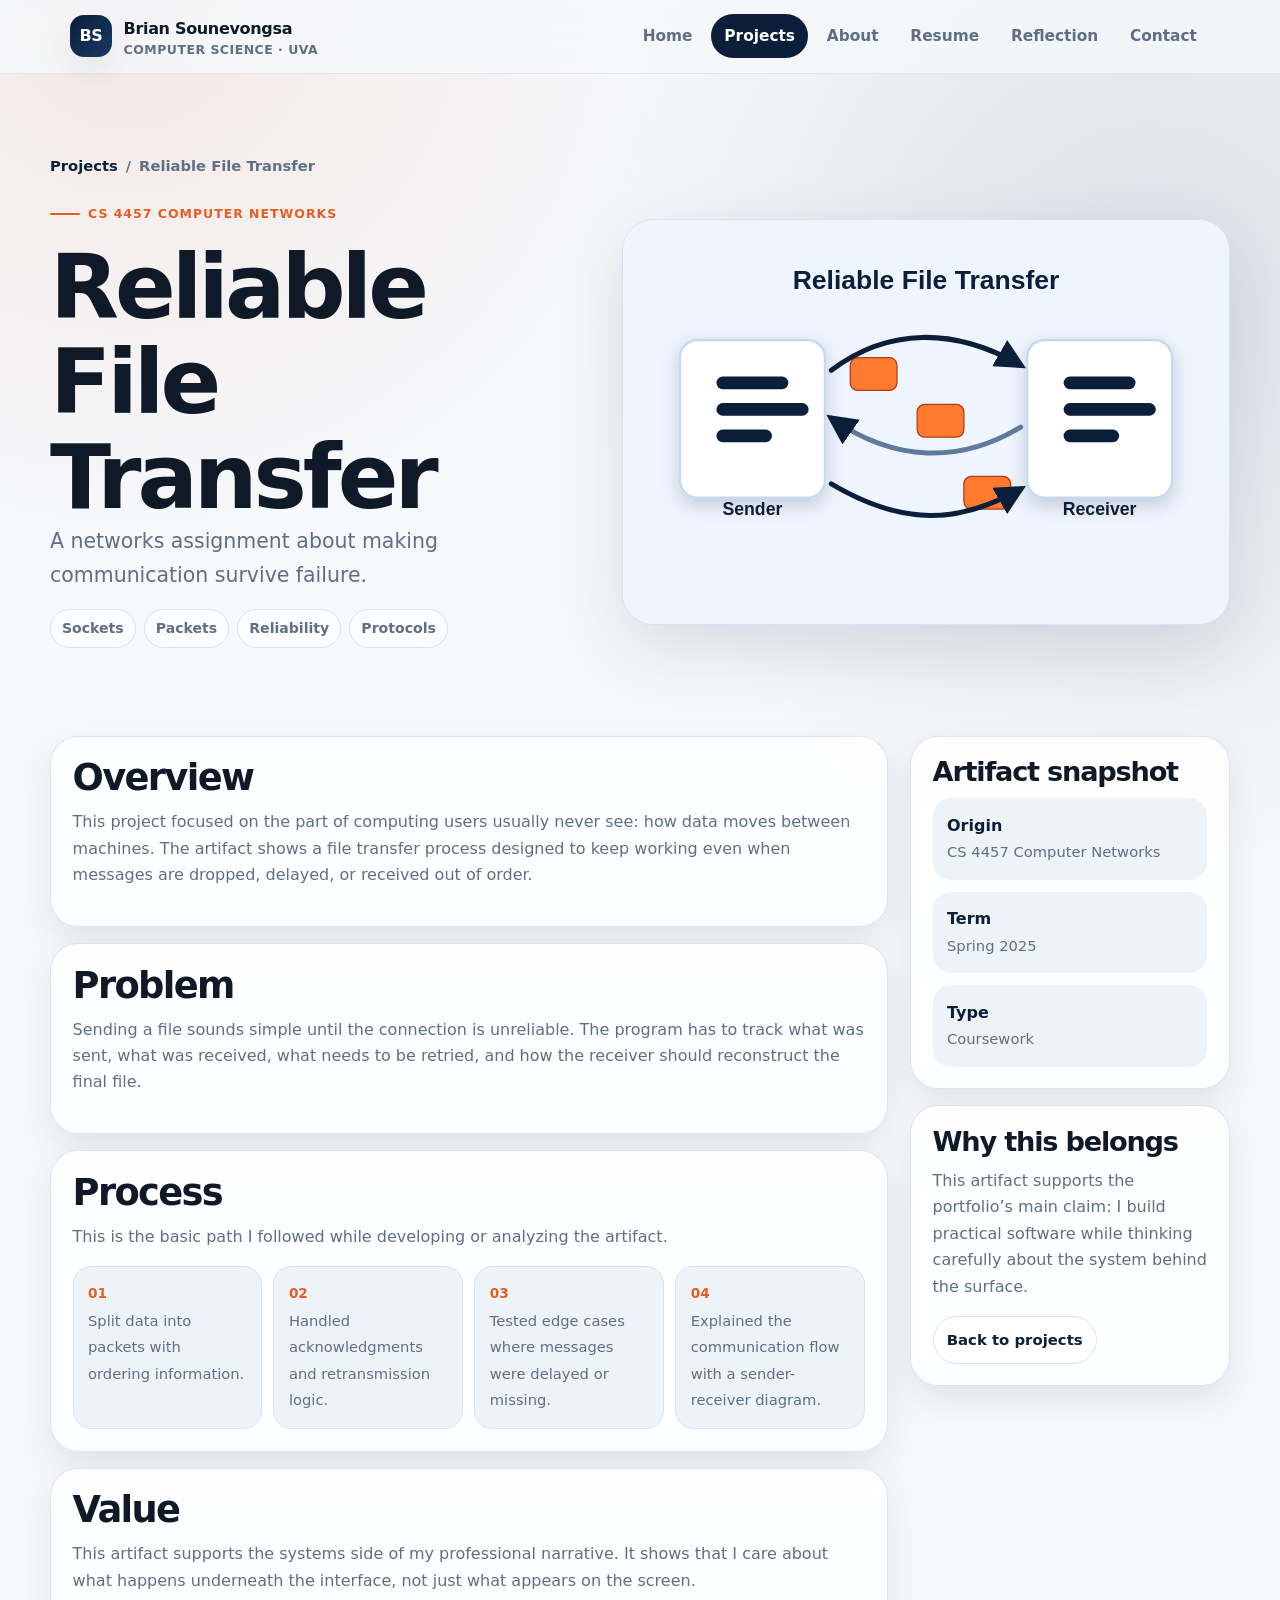
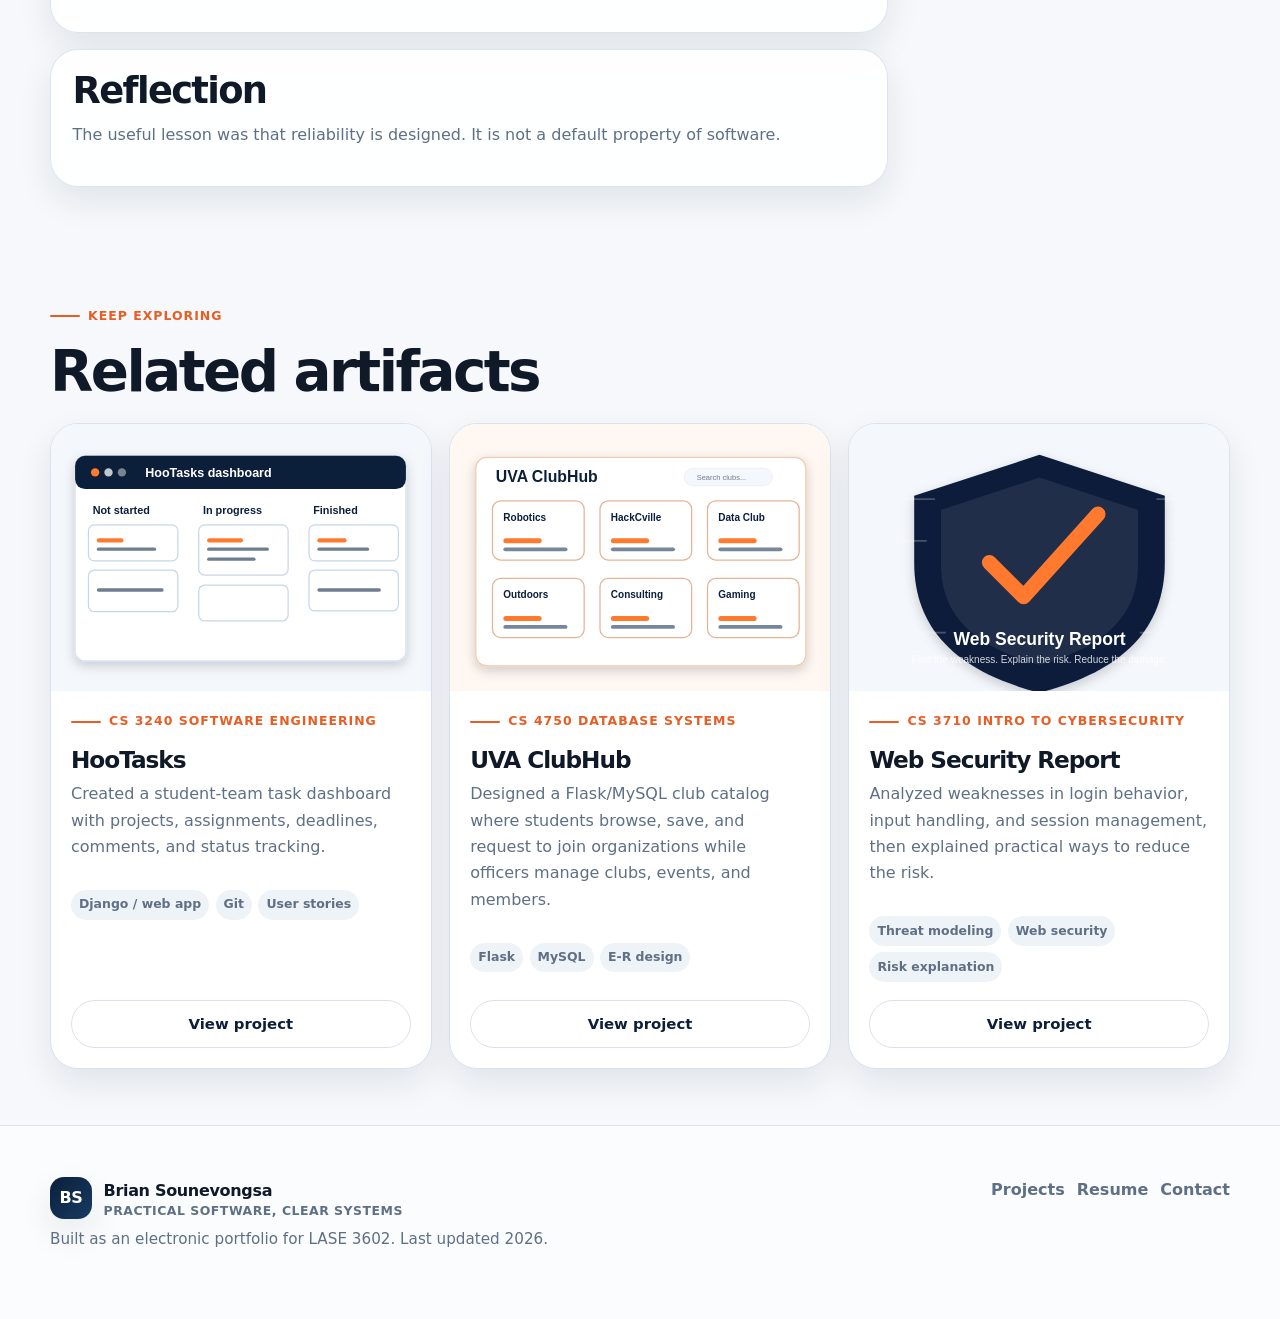
<file: projects/reliable-transfer.html>
<!doctype html>
<html lang="en">
<head>
  <meta charset="utf-8">
  <meta name="viewport" content="width=device-width, initial-scale=1">
  <title>Reliable File Transfer | Brian Sounevongsa</title>
  <meta name="description" content="Implemented a reliable transfer process with packets, sequence numbers, acknowledgments, retries, and reconstruction.">
  <meta name="theme-color" content="#0b1f3a">
  <link rel="icon" href="../assets/img/favicon.svg" type="image/svg+xml">
  <link rel="stylesheet" href="../assets/css/styles.css">
</head>
<body>

<a class="skip-link" href="#main">Skip to main content</a>
<header class="site-header">
  <div class="nav-wrap">
    <a class="brand" href="../index.html" aria-label="Brian Sounevongsa home">
      <span class="brand-mark">BS</span>
      <span class="brand-text">Brian Sounevongsa<span>Computer Science · UVA</span></span>
    </a>
    <button class="nav-toggle" type="button" aria-expanded="false" aria-controls="nav-links">Menu</button>
    <nav class="nav-links" id="nav-links" aria-label="Primary navigation"><a href="../index.html" >Home</a><a href="../projects.html" aria-current="page">Projects</a><a href="../about.html" >About</a><a href="../resume.html" >Resume</a><a href="../reflection.html" >Reflection</a><a href="../contact.html" >Contact</a></nav>
  </div>
</header>

<main id="main">

<section class="page-hero project-detail-hero">
  <div class="container">
    <div class="breadcrumbs"><a href="../projects.html">Projects</a><span>/</span><span>Reliable File Transfer</span></div>
    <div class="project-detail-head">
      <div class="reveal">
        <span class="eyebrow">CS 4457 Computer Networks</span>
        <h1>Reliable File Transfer</h1>
        <p class="lead">A networks assignment about making communication survive failure.</p>
        <div class="pill-row"><span class="pill">Sockets</span><span class="pill">Packets</span><span class="pill">Reliability</span><span class="pill">Protocols</span></div>
      </div>
      <div class="image-wrap reveal"><img src="../assets/img/project-network.svg" alt="Project illustration for Reliable File Transfer"></div>
    </div>
  </div>
</section>
<section class="section tight">
  <div class="container detail-layout">
    <div class="detail-content">
      <article class="card detail-card reveal"><h2>Overview</h2><p>This project focused on the part of computing users usually never see: how data moves between machines. The artifact shows a file transfer process designed to keep working even when messages are dropped, delayed, or received out of order.</p></article>
      <article class="card detail-card reveal"><h2>Problem</h2><p>Sending a file sounds simple until the connection is unreliable. The program has to track what was sent, what was received, what needs to be retried, and how the receiver should reconstruct the final file.</p></article>
      <article class="card detail-card reveal"><h2>Process</h2><p>This is the basic path I followed while developing or analyzing the artifact.</p><div class="process-steps"><div class="step"><b>01</b><span>Split data into packets with ordering information.</span></div><div class="step"><b>02</b><span>Handled acknowledgments and retransmission logic.</span></div><div class="step"><b>03</b><span>Tested edge cases where messages were delayed or missing.</span></div><div class="step"><b>04</b><span>Explained the communication flow with a sender-receiver diagram.</span></div></div></article>
      <article class="card detail-card reveal"><h2>Value</h2><p>This artifact supports the systems side of my professional narrative. It shows that I care about what happens underneath the interface, not just what appears on the screen.</p></article>
      <article class="card detail-card reveal"><h2>Reflection</h2><p>The useful lesson was that reliability is designed. It is not a default property of software.</p></article>
    </div>
    <aside class="sidebar reveal">
      <div class="card">
        <h3>Artifact snapshot</h3>
        <div class="stat-list">
          <div class="stat"><b>Origin</b><span>CS 4457 Computer Networks</span></div>
          <div class="stat"><b>Term</b><span>Spring 2025</span></div>
          <div class="stat"><b>Type</b><span>Coursework</span></div>
        </div>
      </div>
      <div class="card">
        <h3>Why this belongs</h3>
        <p>This artifact supports the portfolio’s main claim: I build practical software while thinking carefully about the system behind the surface.</p>
        <a class="btn secondary small" href="../projects.html">Back to projects</a>
      </div>
    </aside>
  </div>
</section>
<section class="section tight">
  <div class="container">
    <span class="eyebrow">Keep exploring</span>
    <h2 style="margin-bottom:1.3rem;">Related artifacts</h2>
    <div class="project-grid">
<article class="project-card reveal" data-category="build teamwork coursework" data-title="HooTasks" data-summary="Created a student-team task dashboard with projects, assignments, deadlines, comments, and status tracking.">
  <a class="thumb" href="../projects/hootasks.html" aria-label="Open project: HooTasks">
    <img src="../assets/img/project-hootasks.svg" alt="Illustration for HooTasks">
  </a>
  <div class="body">
    <div class="eyebrow">CS 3240 Software Engineering</div>
    <h3>HooTasks</h3>
    <p>Created a student-team task dashboard with projects, assignments, deadlines, comments, and status tracking.</p>
    <div class="meta"><span>Django / web app</span><span>Git</span><span>User stories</span></div>
    <div class="spacer"></div>
    <a class="btn secondary small" href="../projects/hootasks.html">View project</a>
  </div>
</article>

<article class="project-card reveal" data-category="data build coursework" data-title="UVA ClubHub" data-summary="Designed a Flask/MySQL club catalog where students browse, save, and request to join organizations while officers manage clubs, events, and members.">
  <a class="thumb" href="../projects/uva-clubhub.html" aria-label="Open project: UVA ClubHub">
    <img src="../assets/img/project-clubhub.svg" alt="Illustration for UVA ClubHub">
  </a>
  <div class="body">
    <div class="eyebrow">CS 4750 Database Systems</div>
    <h3>UVA ClubHub</h3>
    <p>Designed a Flask/MySQL club catalog where students browse, save, and request to join organizations while officers manage clubs, events, and members.</p>
    <div class="meta"><span>Flask</span><span>MySQL</span><span>E-R design</span></div>
    <div class="spacer"></div>
    <a class="btn secondary small" href="../projects/uva-clubhub.html">View project</a>
  </div>
</article>

<article class="project-card reveal" data-category="security analysis coursework" data-title="Web Security Report" data-summary="Analyzed weaknesses in login behavior, input handling, and session management, then explained practical ways to reduce the risk.">
  <a class="thumb" href="../projects/security-report.html" aria-label="Open project: Web Security Report">
    <img src="../assets/img/project-security.svg" alt="Illustration for Web Security Report">
  </a>
  <div class="body">
    <div class="eyebrow">CS 3710 Intro to Cybersecurity</div>
    <h3>Web Security Report</h3>
    <p>Analyzed weaknesses in login behavior, input handling, and session management, then explained practical ways to reduce the risk.</p>
    <div class="meta"><span>Threat modeling</span><span>Web security</span><span>Risk explanation</span></div>
    <div class="spacer"></div>
    <a class="btn secondary small" href="../projects/security-report.html">View project</a>
  </div>
</article>
</div>
  </div>
</section>

</main>

<footer class="site-footer">
  <div class="footer-grid">
    <div>
      <a class="brand" href="../index.html"><span class="brand-mark">BS</span><span class="brand-text">Brian Sounevongsa<span>Practical software, clear systems</span></span></a>
      <p class="footer-note">Built as an electronic portfolio for LASE 3602. Last updated <span data-year></span>.</p>
    </div>
    <div class="footer-links">
      <a href="../projects.html">Projects</a>
      <a href="../resume.html">Resume</a>
      <a href="../contact.html">Contact</a>
    </div>
  </div>
</footer>
<script src="../assets/js/main.js"></script>

</body>
</html>
</file>
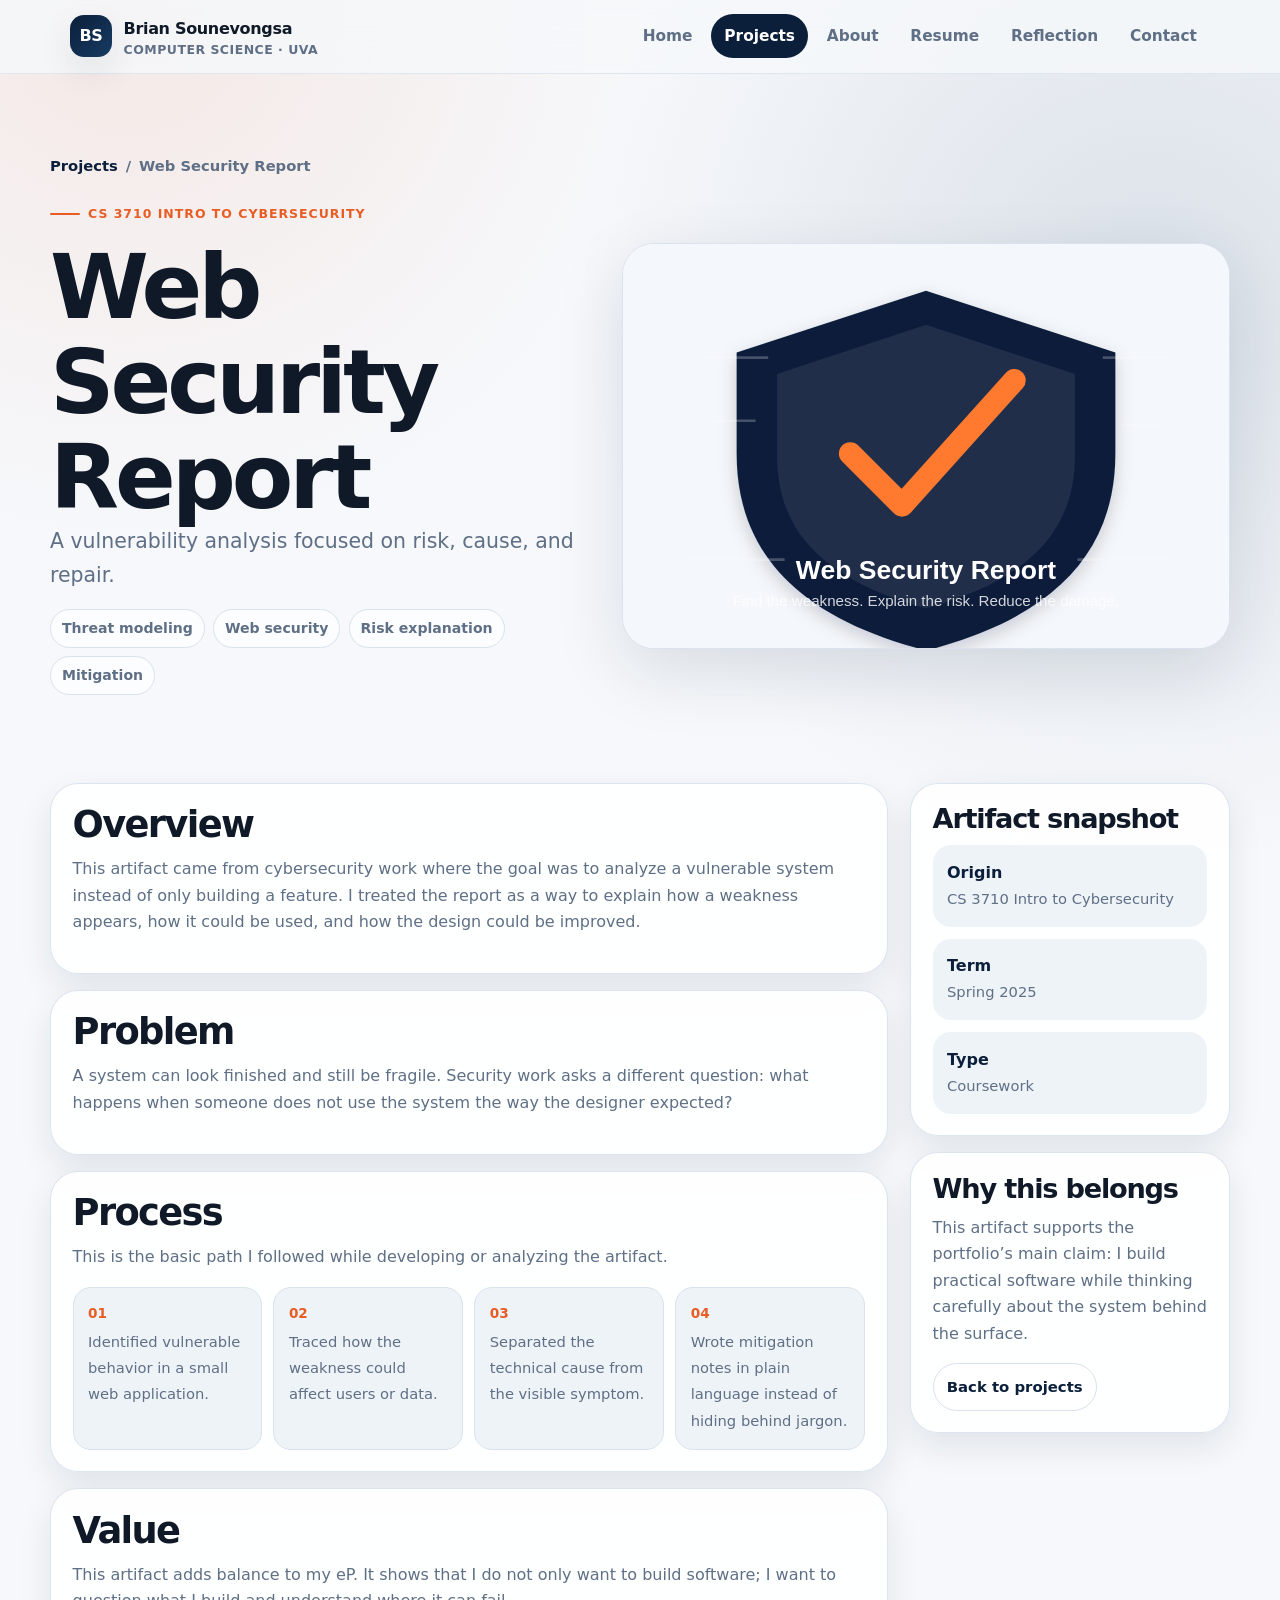
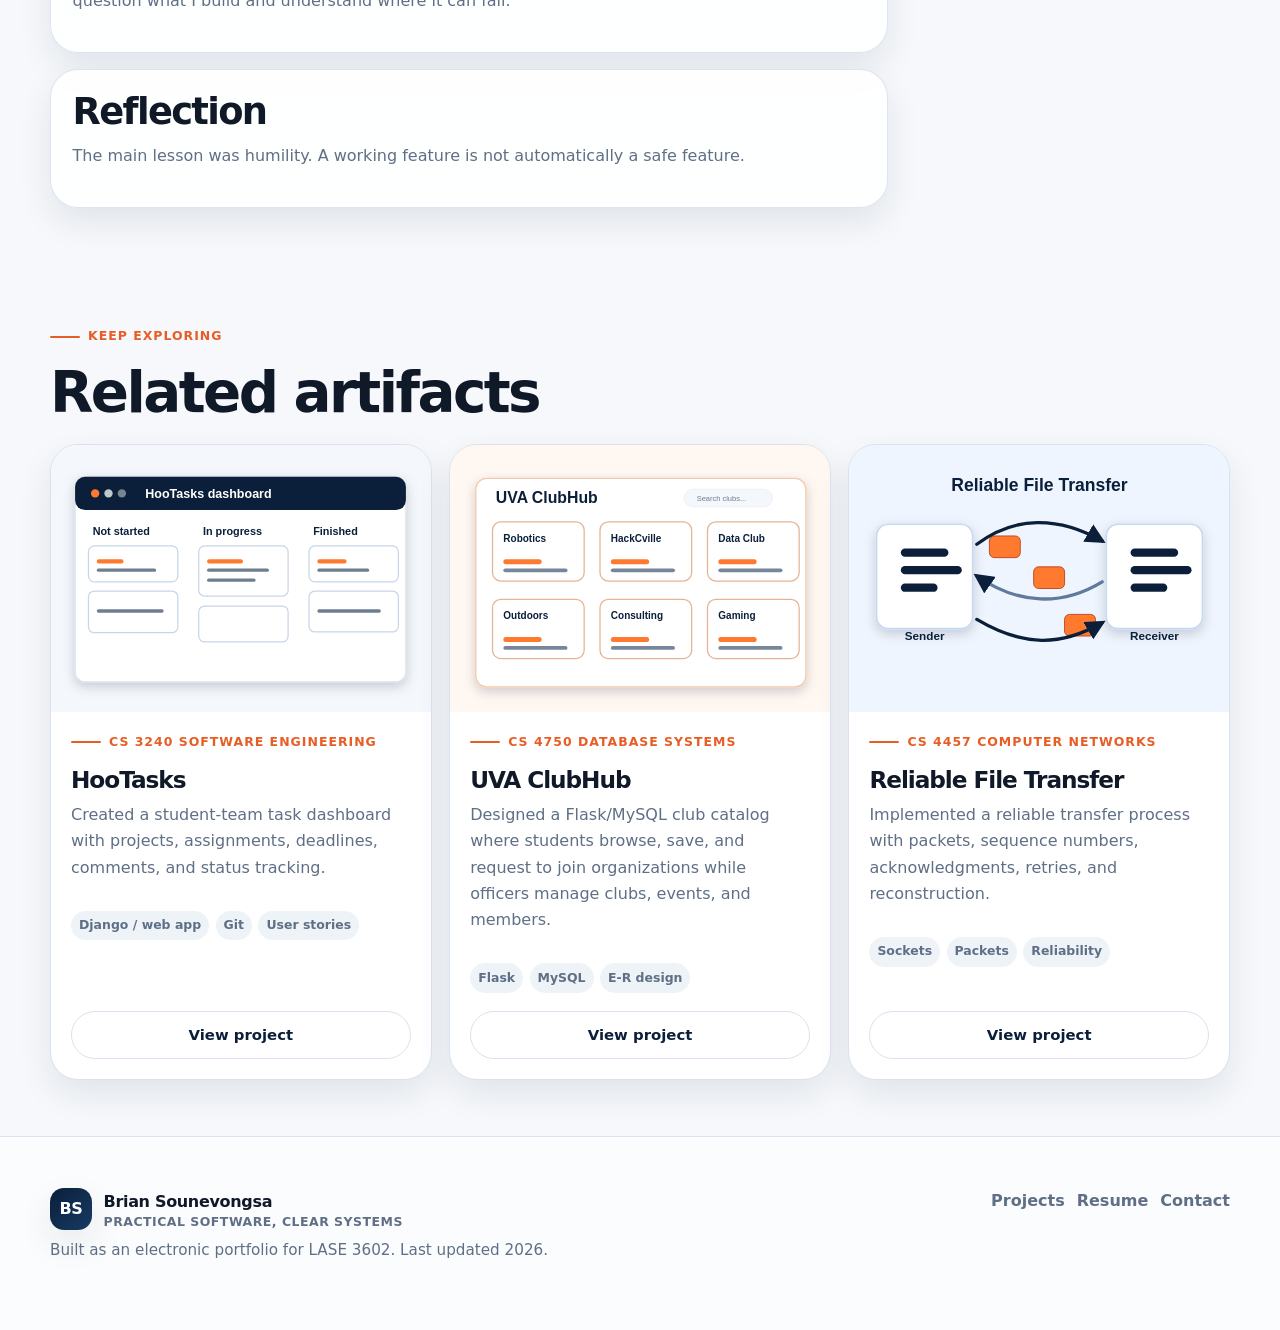
<file: projects/security-report.html>
<!doctype html>
<html lang="en">
<head>
  <meta charset="utf-8">
  <meta name="viewport" content="width=device-width, initial-scale=1">
  <title>Web Security Report | Brian Sounevongsa</title>
  <meta name="description" content="Analyzed weaknesses in login behavior, input handling, and session management, then explained practical ways to reduce the risk.">
  <meta name="theme-color" content="#0b1f3a">
  <link rel="icon" href="../assets/img/favicon.svg" type="image/svg+xml">
  <link rel="stylesheet" href="../assets/css/styles.css">
</head>
<body>

<a class="skip-link" href="#main">Skip to main content</a>
<header class="site-header">
  <div class="nav-wrap">
    <a class="brand" href="../index.html" aria-label="Brian Sounevongsa home">
      <span class="brand-mark">BS</span>
      <span class="brand-text">Brian Sounevongsa<span>Computer Science · UVA</span></span>
    </a>
    <button class="nav-toggle" type="button" aria-expanded="false" aria-controls="nav-links">Menu</button>
    <nav class="nav-links" id="nav-links" aria-label="Primary navigation"><a href="../index.html" >Home</a><a href="../projects.html" aria-current="page">Projects</a><a href="../about.html" >About</a><a href="../resume.html" >Resume</a><a href="../reflection.html" >Reflection</a><a href="../contact.html" >Contact</a></nav>
  </div>
</header>

<main id="main">

<section class="page-hero project-detail-hero">
  <div class="container">
    <div class="breadcrumbs"><a href="../projects.html">Projects</a><span>/</span><span>Web Security Report</span></div>
    <div class="project-detail-head">
      <div class="reveal">
        <span class="eyebrow">CS 3710 Intro to Cybersecurity</span>
        <h1>Web Security Report</h1>
        <p class="lead">A vulnerability analysis focused on risk, cause, and repair.</p>
        <div class="pill-row"><span class="pill">Threat modeling</span><span class="pill">Web security</span><span class="pill">Risk explanation</span><span class="pill">Mitigation</span></div>
      </div>
      <div class="image-wrap reveal"><img src="../assets/img/project-security.svg" alt="Project illustration for Web Security Report"></div>
    </div>
  </div>
</section>
<section class="section tight">
  <div class="container detail-layout">
    <div class="detail-content">
      <article class="card detail-card reveal"><h2>Overview</h2><p>This artifact came from cybersecurity work where the goal was to analyze a vulnerable system instead of only building a feature. I treated the report as a way to explain how a weakness appears, how it could be used, and how the design could be improved.</p></article>
      <article class="card detail-card reveal"><h2>Problem</h2><p>A system can look finished and still be fragile. Security work asks a different question: what happens when someone does not use the system the way the designer expected?</p></article>
      <article class="card detail-card reveal"><h2>Process</h2><p>This is the basic path I followed while developing or analyzing the artifact.</p><div class="process-steps"><div class="step"><b>01</b><span>Identified vulnerable behavior in a small web application.</span></div><div class="step"><b>02</b><span>Traced how the weakness could affect users or data.</span></div><div class="step"><b>03</b><span>Separated the technical cause from the visible symptom.</span></div><div class="step"><b>04</b><span>Wrote mitigation notes in plain language instead of hiding behind jargon.</span></div></div></article>
      <article class="card detail-card reveal"><h2>Value</h2><p>This artifact adds balance to my eP. It shows that I do not only want to build software; I want to question what I build and understand where it can fail.</p></article>
      <article class="card detail-card reveal"><h2>Reflection</h2><p>The main lesson was humility. A working feature is not automatically a safe feature.</p></article>
    </div>
    <aside class="sidebar reveal">
      <div class="card">
        <h3>Artifact snapshot</h3>
        <div class="stat-list">
          <div class="stat"><b>Origin</b><span>CS 3710 Intro to Cybersecurity</span></div>
          <div class="stat"><b>Term</b><span>Spring 2025</span></div>
          <div class="stat"><b>Type</b><span>Coursework</span></div>
        </div>
      </div>
      <div class="card">
        <h3>Why this belongs</h3>
        <p>This artifact supports the portfolio’s main claim: I build practical software while thinking carefully about the system behind the surface.</p>
        <a class="btn secondary small" href="../projects.html">Back to projects</a>
      </div>
    </aside>
  </div>
</section>
<section class="section tight">
  <div class="container">
    <span class="eyebrow">Keep exploring</span>
    <h2 style="margin-bottom:1.3rem;">Related artifacts</h2>
    <div class="project-grid">
<article class="project-card reveal" data-category="build teamwork coursework" data-title="HooTasks" data-summary="Created a student-team task dashboard with projects, assignments, deadlines, comments, and status tracking.">
  <a class="thumb" href="../projects/hootasks.html" aria-label="Open project: HooTasks">
    <img src="../assets/img/project-hootasks.svg" alt="Illustration for HooTasks">
  </a>
  <div class="body">
    <div class="eyebrow">CS 3240 Software Engineering</div>
    <h3>HooTasks</h3>
    <p>Created a student-team task dashboard with projects, assignments, deadlines, comments, and status tracking.</p>
    <div class="meta"><span>Django / web app</span><span>Git</span><span>User stories</span></div>
    <div class="spacer"></div>
    <a class="btn secondary small" href="../projects/hootasks.html">View project</a>
  </div>
</article>

<article class="project-card reveal" data-category="data build coursework" data-title="UVA ClubHub" data-summary="Designed a Flask/MySQL club catalog where students browse, save, and request to join organizations while officers manage clubs, events, and members.">
  <a class="thumb" href="../projects/uva-clubhub.html" aria-label="Open project: UVA ClubHub">
    <img src="../assets/img/project-clubhub.svg" alt="Illustration for UVA ClubHub">
  </a>
  <div class="body">
    <div class="eyebrow">CS 4750 Database Systems</div>
    <h3>UVA ClubHub</h3>
    <p>Designed a Flask/MySQL club catalog where students browse, save, and request to join organizations while officers manage clubs, events, and members.</p>
    <div class="meta"><span>Flask</span><span>MySQL</span><span>E-R design</span></div>
    <div class="spacer"></div>
    <a class="btn secondary small" href="../projects/uva-clubhub.html">View project</a>
  </div>
</article>

<article class="project-card reveal" data-category="systems coursework" data-title="Reliable File Transfer" data-summary="Implemented a reliable transfer process with packets, sequence numbers, acknowledgments, retries, and reconstruction.">
  <a class="thumb" href="../projects/reliable-transfer.html" aria-label="Open project: Reliable File Transfer">
    <img src="../assets/img/project-network.svg" alt="Illustration for Reliable File Transfer">
  </a>
  <div class="body">
    <div class="eyebrow">CS 4457 Computer Networks</div>
    <h3>Reliable File Transfer</h3>
    <p>Implemented a reliable transfer process with packets, sequence numbers, acknowledgments, retries, and reconstruction.</p>
    <div class="meta"><span>Sockets</span><span>Packets</span><span>Reliability</span></div>
    <div class="spacer"></div>
    <a class="btn secondary small" href="../projects/reliable-transfer.html">View project</a>
  </div>
</article>
</div>
  </div>
</section>

</main>

<footer class="site-footer">
  <div class="footer-grid">
    <div>
      <a class="brand" href="../index.html"><span class="brand-mark">BS</span><span class="brand-text">Brian Sounevongsa<span>Practical software, clear systems</span></span></a>
      <p class="footer-note">Built as an electronic portfolio for LASE 3602. Last updated <span data-year></span>.</p>
    </div>
    <div class="footer-links">
      <a href="../projects.html">Projects</a>
      <a href="../resume.html">Resume</a>
      <a href="../contact.html">Contact</a>
    </div>
  </div>
</footer>
<script src="../assets/js/main.js"></script>

</body>
</html>
</file>
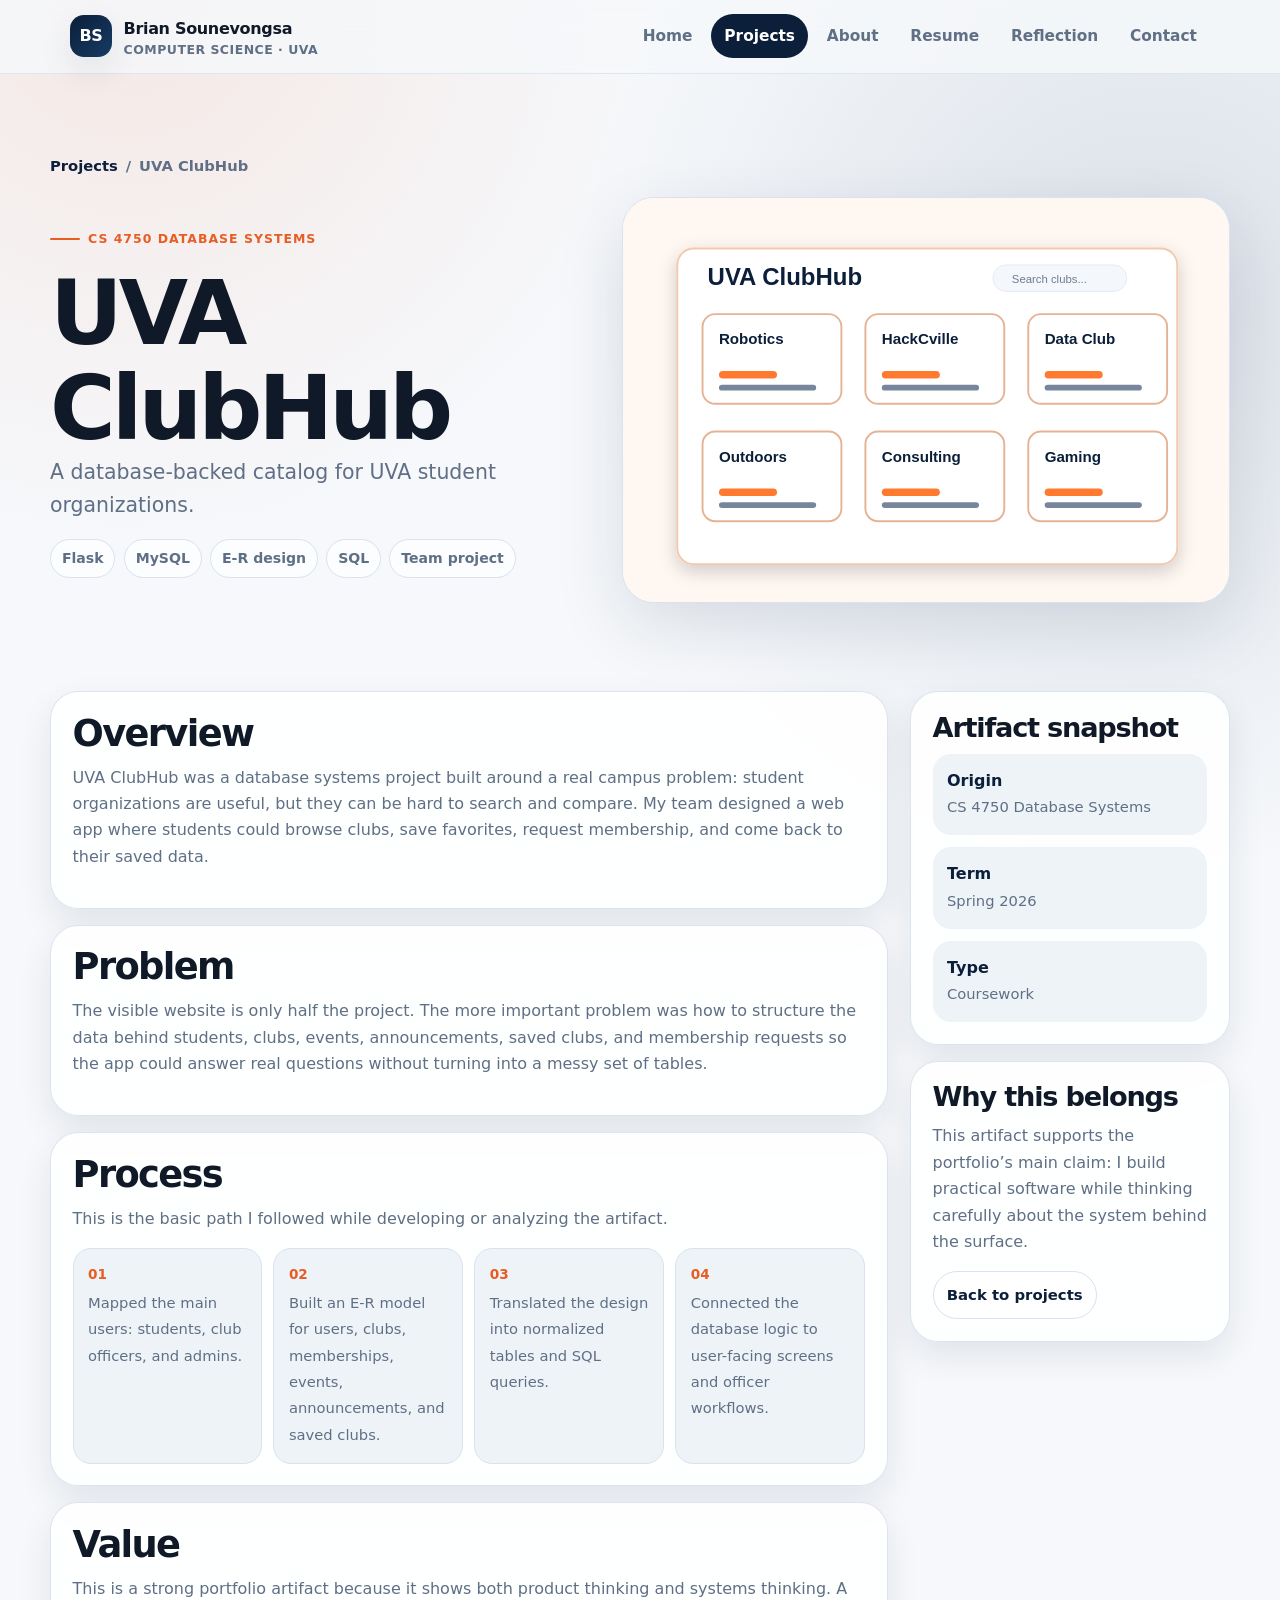
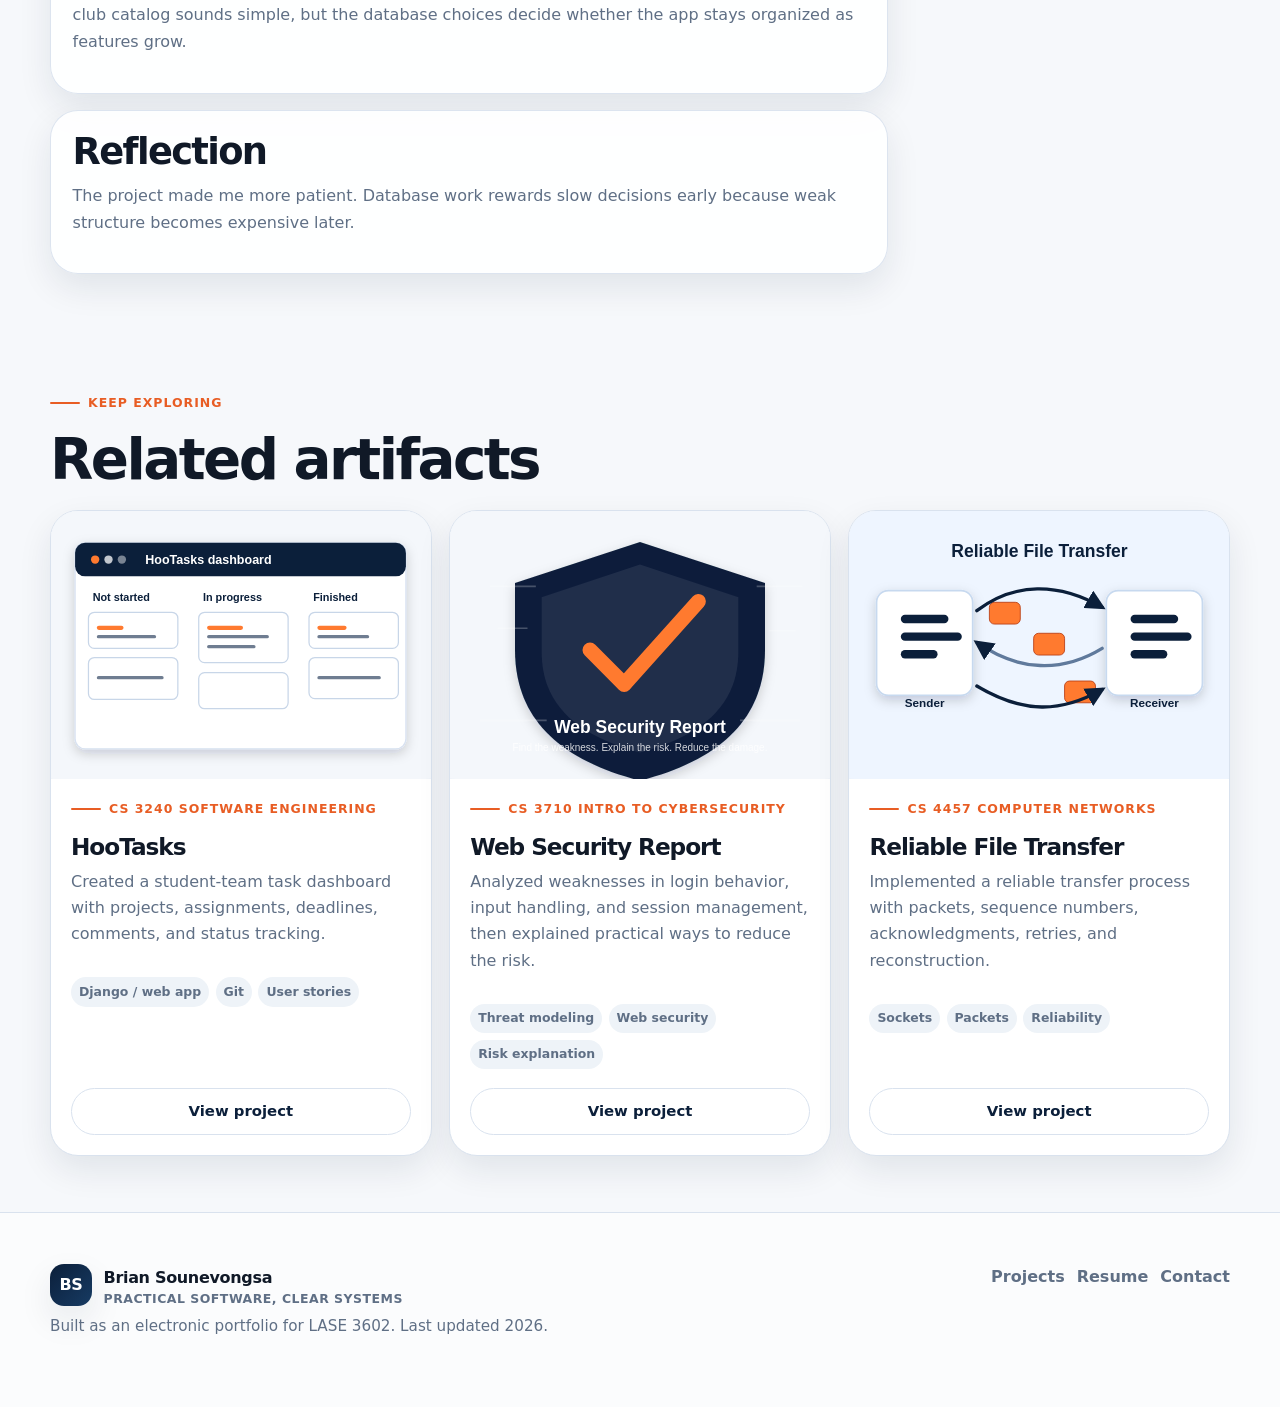
<file: projects/uva-clubhub.html>
<!doctype html>
<html lang="en">
<head>
  <meta charset="utf-8">
  <meta name="viewport" content="width=device-width, initial-scale=1">
  <title>UVA ClubHub | Brian Sounevongsa</title>
  <meta name="description" content="Designed a Flask/MySQL club catalog where students browse, save, and request to join organizations while officers manage clubs, events, and members.">
  <meta name="theme-color" content="#0b1f3a">
  <link rel="icon" href="../assets/img/favicon.svg" type="image/svg+xml">
  <link rel="stylesheet" href="../assets/css/styles.css">
</head>
<body>

<a class="skip-link" href="#main">Skip to main content</a>
<header class="site-header">
  <div class="nav-wrap">
    <a class="brand" href="../index.html" aria-label="Brian Sounevongsa home">
      <span class="brand-mark">BS</span>
      <span class="brand-text">Brian Sounevongsa<span>Computer Science · UVA</span></span>
    </a>
    <button class="nav-toggle" type="button" aria-expanded="false" aria-controls="nav-links">Menu</button>
    <nav class="nav-links" id="nav-links" aria-label="Primary navigation"><a href="../index.html" >Home</a><a href="../projects.html" aria-current="page">Projects</a><a href="../about.html" >About</a><a href="../resume.html" >Resume</a><a href="../reflection.html" >Reflection</a><a href="../contact.html" >Contact</a></nav>
  </div>
</header>

<main id="main">

<section class="page-hero project-detail-hero">
  <div class="container">
    <div class="breadcrumbs"><a href="../projects.html">Projects</a><span>/</span><span>UVA ClubHub</span></div>
    <div class="project-detail-head">
      <div class="reveal">
        <span class="eyebrow">CS 4750 Database Systems</span>
        <h1>UVA ClubHub</h1>
        <p class="lead">A database-backed catalog for UVA student organizations.</p>
        <div class="pill-row"><span class="pill">Flask</span><span class="pill">MySQL</span><span class="pill">E-R design</span><span class="pill">SQL</span><span class="pill">Team project</span></div>
      </div>
      <div class="image-wrap reveal"><img src="../assets/img/project-clubhub.svg" alt="Project illustration for UVA ClubHub"></div>
    </div>
  </div>
</section>
<section class="section tight">
  <div class="container detail-layout">
    <div class="detail-content">
      <article class="card detail-card reveal"><h2>Overview</h2><p>UVA ClubHub was a database systems project built around a real campus problem: student organizations are useful, but they can be hard to search and compare. My team designed a web app where students could browse clubs, save favorites, request membership, and come back to their saved data.</p></article>
      <article class="card detail-card reveal"><h2>Problem</h2><p>The visible website is only half the project. The more important problem was how to structure the data behind students, clubs, events, announcements, saved clubs, and membership requests so the app could answer real questions without turning into a messy set of tables.</p></article>
      <article class="card detail-card reveal"><h2>Process</h2><p>This is the basic path I followed while developing or analyzing the artifact.</p><div class="process-steps"><div class="step"><b>01</b><span>Mapped the main users: students, club officers, and admins.</span></div><div class="step"><b>02</b><span>Built an E-R model for users, clubs, memberships, events, announcements, and saved clubs.</span></div><div class="step"><b>03</b><span>Translated the design into normalized tables and SQL queries.</span></div><div class="step"><b>04</b><span>Connected the database logic to user-facing screens and officer workflows.</span></div></div></article>
      <article class="card detail-card reveal"><h2>Value</h2><p>This is a strong portfolio artifact because it shows both product thinking and systems thinking. A club catalog sounds simple, but the database choices decide whether the app stays organized as features grow.</p></article>
      <article class="card detail-card reveal"><h2>Reflection</h2><p>The project made me more patient. Database work rewards slow decisions early because weak structure becomes expensive later.</p></article>
    </div>
    <aside class="sidebar reveal">
      <div class="card">
        <h3>Artifact snapshot</h3>
        <div class="stat-list">
          <div class="stat"><b>Origin</b><span>CS 4750 Database Systems</span></div>
          <div class="stat"><b>Term</b><span>Spring 2026</span></div>
          <div class="stat"><b>Type</b><span>Coursework</span></div>
        </div>
      </div>
      <div class="card">
        <h3>Why this belongs</h3>
        <p>This artifact supports the portfolio’s main claim: I build practical software while thinking carefully about the system behind the surface.</p>
        <a class="btn secondary small" href="../projects.html">Back to projects</a>
      </div>
    </aside>
  </div>
</section>
<section class="section tight">
  <div class="container">
    <span class="eyebrow">Keep exploring</span>
    <h2 style="margin-bottom:1.3rem;">Related artifacts</h2>
    <div class="project-grid">
<article class="project-card reveal" data-category="build teamwork coursework" data-title="HooTasks" data-summary="Created a student-team task dashboard with projects, assignments, deadlines, comments, and status tracking.">
  <a class="thumb" href="../projects/hootasks.html" aria-label="Open project: HooTasks">
    <img src="../assets/img/project-hootasks.svg" alt="Illustration for HooTasks">
  </a>
  <div class="body">
    <div class="eyebrow">CS 3240 Software Engineering</div>
    <h3>HooTasks</h3>
    <p>Created a student-team task dashboard with projects, assignments, deadlines, comments, and status tracking.</p>
    <div class="meta"><span>Django / web app</span><span>Git</span><span>User stories</span></div>
    <div class="spacer"></div>
    <a class="btn secondary small" href="../projects/hootasks.html">View project</a>
  </div>
</article>

<article class="project-card reveal" data-category="security analysis coursework" data-title="Web Security Report" data-summary="Analyzed weaknesses in login behavior, input handling, and session management, then explained practical ways to reduce the risk.">
  <a class="thumb" href="../projects/security-report.html" aria-label="Open project: Web Security Report">
    <img src="../assets/img/project-security.svg" alt="Illustration for Web Security Report">
  </a>
  <div class="body">
    <div class="eyebrow">CS 3710 Intro to Cybersecurity</div>
    <h3>Web Security Report</h3>
    <p>Analyzed weaknesses in login behavior, input handling, and session management, then explained practical ways to reduce the risk.</p>
    <div class="meta"><span>Threat modeling</span><span>Web security</span><span>Risk explanation</span></div>
    <div class="spacer"></div>
    <a class="btn secondary small" href="../projects/security-report.html">View project</a>
  </div>
</article>

<article class="project-card reveal" data-category="systems coursework" data-title="Reliable File Transfer" data-summary="Implemented a reliable transfer process with packets, sequence numbers, acknowledgments, retries, and reconstruction.">
  <a class="thumb" href="../projects/reliable-transfer.html" aria-label="Open project: Reliable File Transfer">
    <img src="../assets/img/project-network.svg" alt="Illustration for Reliable File Transfer">
  </a>
  <div class="body">
    <div class="eyebrow">CS 4457 Computer Networks</div>
    <h3>Reliable File Transfer</h3>
    <p>Implemented a reliable transfer process with packets, sequence numbers, acknowledgments, retries, and reconstruction.</p>
    <div class="meta"><span>Sockets</span><span>Packets</span><span>Reliability</span></div>
    <div class="spacer"></div>
    <a class="btn secondary small" href="../projects/reliable-transfer.html">View project</a>
  </div>
</article>
</div>
  </div>
</section>

</main>

<footer class="site-footer">
  <div class="footer-grid">
    <div>
      <a class="brand" href="../index.html"><span class="brand-mark">BS</span><span class="brand-text">Brian Sounevongsa<span>Practical software, clear systems</span></span></a>
      <p class="footer-note">Built as an electronic portfolio for LASE 3602. Last updated <span data-year></span>.</p>
    </div>
    <div class="footer-links">
      <a href="../projects.html">Projects</a>
      <a href="../resume.html">Resume</a>
      <a href="../contact.html">Contact</a>
    </div>
  </div>
</footer>
<script src="../assets/js/main.js"></script>

</body>
</html>
</file>
<file: assets/css/styles.css>
:root {
  --bg: #f6f8fb;
  --surface: #ffffff;
  --surface-soft: #eef3f8;
  --text: #101927;
  --muted: #5f6f85;
  --muted-2: #7d8da1;
  --navy: #0b1f3a;
  --navy-2: #173b63;
  --orange: #e85d24;
  --orange-2: #ff7a2f;
  --border: #d9e2ee;
  --shadow: 0 24px 70px rgba(10, 30, 60, .12);
  --shadow-soft: 0 14px 34px rgba(10, 30, 60, .09);
  --radius-lg: 28px;
  --radius-md: 18px;
  --radius-sm: 12px;
  --max: 1180px;
}

* { box-sizing: border-box; }
html { scroll-behavior: smooth; }
body {
  margin: 0;
  font-family: Inter, ui-sans-serif, system-ui, -apple-system, BlinkMacSystemFont, "Segoe UI", sans-serif;
  color: var(--text);
  background:
    radial-gradient(circle at 10% 0%, rgba(232, 93, 36, .10), transparent 34rem),
    radial-gradient(circle at 90% 10%, rgba(23, 59, 99, .12), transparent 36rem),
    var(--bg);
  line-height: 1.65;
}

img, svg { max-width: 100%; display: block; }
a { color: inherit; text-decoration: none; }
p { margin: 0 0 1rem; }
strong { color: var(--text); }

.skip-link {
  position: absolute; left: -999px; top: 1rem; background: var(--navy); color: #fff; padding: .75rem 1rem; border-radius: 999px; z-index: 2000;
}
.skip-link:focus { left: 1rem; }

.site-header {
  position: sticky; top: 0; z-index: 1000;
  backdrop-filter: blur(18px);
  background: rgba(246, 248, 251, .82);
  border-bottom: 1px solid rgba(217, 226, 238, .84);
}
.nav-wrap {
  max-width: var(--max); margin: 0 auto; padding: .9rem 1.25rem;
  display: flex; align-items: center; justify-content: space-between; gap: 1rem;
}
.brand { display: inline-flex; align-items: center; gap: .72rem; font-weight: 800; letter-spacing: -.02em; }
.brand-mark {
  width: 42px; height: 42px; border-radius: 14px; display: grid; place-items: center;
  background: linear-gradient(135deg, var(--navy), var(--navy-2)); color: #fff; box-shadow: var(--shadow-soft);
}
.brand-text span { display: block; font-size: .78rem; font-weight: 700; color: var(--muted); letter-spacing: .04em; text-transform: uppercase; line-height: 1.1; }
.nav-links { display: flex; align-items: center; gap: .35rem; }
.nav-links a {
  padding: .58rem .82rem; border-radius: 999px; color: var(--muted); font-weight: 720; font-size: .96rem;
}
.nav-links a:hover, .nav-links a:focus-visible { color: var(--navy); background: rgba(11,31,58,.06); outline: none; }
.nav-links a[aria-current="page"] { color: #fff; background: var(--navy); }
.nav-toggle { display: none; border: 0; background: var(--navy); color: #fff; border-radius: 14px; padding: .7rem .78rem; font-weight: 800; }

main { overflow: hidden; }
.section { padding: 5.6rem 1.25rem; }
.section.tight { padding-top: 3.5rem; padding-bottom: 3.5rem; }
.container { max-width: var(--max); margin: 0 auto; }
.grid { display: grid; gap: 1.25rem; }
.two { grid-template-columns: minmax(0, 1.05fr) minmax(340px, .95fr); align-items: center; }
.three { grid-template-columns: repeat(3, minmax(0, 1fr)); }
.four { grid-template-columns: repeat(4, minmax(0, 1fr)); }

.eyebrow {
  display: inline-flex; align-items: center; gap: .5rem; color: var(--orange); font-weight: 850; letter-spacing: .08em; text-transform: uppercase; font-size: .78rem; margin-bottom: 1rem;
}
.eyebrow::before { content: ""; width: 30px; height: 2px; background: currentColor; border-radius: 999px; }
h1, h2, h3 { margin: 0; line-height: 1.06; letter-spacing: -.045em; }
h1 { font-size: clamp(3rem, 7vw, 6.8rem); }
h2 { font-size: clamp(2rem, 4.4vw, 4.05rem); }
h3 { font-size: clamp(1.25rem, 2.2vw, 1.7rem); }
.lead { font-size: clamp(1.05rem, 2vw, 1.28rem); color: var(--muted); max-width: 72ch; }
.kicker { font-size: 1.05rem; color: var(--muted); }

.hero { padding: 6.2rem 1.25rem 4.5rem; }
.hero .container { position: relative; }
.hero-copy { max-width: 770px; }
.hero-title .accent { color: var(--orange); }
.hero-actions { display: flex; flex-wrap: wrap; gap: .8rem; margin-top: 2rem; }
.btn {
  display: inline-flex; align-items: center; justify-content: center; gap: .55rem;
  padding: .88rem 1.05rem; border-radius: 999px; font-weight: 820; border: 1px solid transparent;
  transition: transform .2s ease, box-shadow .2s ease, background .2s ease, border-color .2s ease;
}
.btn:hover { transform: translateY(-2px); }
.btn.primary { background: var(--navy); color: #fff; box-shadow: var(--shadow-soft); }
.btn.primary:hover { background: #132d51; }
.btn.secondary { background: #fff; color: var(--navy); border-color: var(--border); }
.btn.secondary:hover { border-color: #bfd0e5; box-shadow: var(--shadow-soft); }
.btn.ghost { color: var(--navy); background: rgba(11,31,58,.06); }
.btn.small { padding: .66rem .82rem; font-size: .93rem; }

.hero-card {
  background: rgba(255,255,255,.76); border: 1px solid rgba(217,226,238,.9); border-radius: var(--radius-lg); box-shadow: var(--shadow); padding: 1rem;
}
.hero-card img { border-radius: 22px; }
.hero-meta { display: grid; grid-template-columns: repeat(3, 1fr); gap: .75rem; margin-top: .75rem; }
.meta-box { background: var(--surface-soft); border-radius: 18px; padding: 1rem; }
.meta-box b { display: block; font-size: 1.25rem; color: var(--navy); line-height: 1; }
.meta-box span { display: block; font-size: .78rem; color: var(--muted); margin-top: .35rem; font-weight: 700; text-transform: uppercase; letter-spacing: .04em; }

.card {
  background: rgba(255,255,255,.88); border: 1px solid rgba(217,226,238,.9); border-radius: var(--radius-lg); padding: 1.35rem; box-shadow: var(--shadow-soft);
}
.card.flat { box-shadow: none; }
.card h3 { margin-bottom: .7rem; }
.card p { color: var(--muted); }
.card .icon {
  width: 46px; height: 46px; border-radius: 16px; background: var(--surface-soft); display: grid; place-items: center; color: var(--orange); font-weight: 900; margin-bottom: 1rem;
}

.pill-row { display: flex; flex-wrap: wrap; gap: .52rem; margin-top: 1rem; }
.pill, .tag {
  display: inline-flex; align-items: center; border-radius: 999px; border: 1px solid var(--border); background: rgba(255,255,255,.72); color: var(--muted); padding: .42rem .68rem; font-size: .88rem; font-weight: 720;
}
.tag.hot { color: #fff; background: var(--orange); border-color: var(--orange); }

.project-grid { display: grid; grid-template-columns: repeat(3, minmax(0, 1fr)); gap: 1.1rem; }
.project-card {
  position: relative; overflow: hidden; background: #fff; border: 1px solid var(--border); border-radius: var(--radius-lg); box-shadow: var(--shadow-soft); min-height: 100%; display: flex; flex-direction: column;
}
.project-card .thumb { aspect-ratio: 1.42/1; background: var(--surface-soft); overflow: hidden; }
.project-card .thumb img { width: 100%; height: 100%; object-fit: cover; transition: transform .45s ease; }
.project-card:hover .thumb img { transform: scale(1.035); }
.project-card .body { padding: 1.25rem; display: flex; flex-direction: column; flex: 1; }
.project-card h3 { font-size: 1.45rem; margin-bottom: .55rem; }
.project-card p { color: var(--muted); }
.project-card .spacer { flex: 1; }
.project-card .meta { display: flex; flex-wrap: wrap; gap: .4rem; margin: .85rem 0 1.15rem; }
.project-card .meta span { font-size: .78rem; color: var(--muted); background: var(--surface-soft); border-radius: 999px; padding: .28rem .5rem; font-weight: 760; }

.statement {
  padding: clamp(2rem, 5vw, 4rem); border-radius: 34px; background: linear-gradient(135deg, var(--navy), #122f52); color: #fff; box-shadow: var(--shadow);
}
.statement h2 { color: #fff; }
.statement p { color: rgba(255,255,255,.82); font-size: 1.1rem; }
.statement .pill { border-color: rgba(255,255,255,.22); background: rgba(255,255,255,.08); color: #fff; }

.timeline { position: relative; display: grid; gap: 1rem; }
.timeline::before { content: ""; position: absolute; left: 1rem; top: .5rem; bottom: .5rem; width: 2px; background: var(--border); }
.timeline-item { position: relative; padding-left: 3rem; }
.timeline-item::before { content: ""; position: absolute; left: .62rem; top: .3rem; width: .75rem; height: .75rem; border-radius: 50%; background: var(--orange); box-shadow: 0 0 0 6px #fff; }
.timeline-item h3 { font-size: 1.18rem; letter-spacing: -.02em; }
.timeline-item p { color: var(--muted); }

.page-hero { padding: 5rem 1.25rem 2.5rem; }
.page-hero .lead { max-width: 820px; }
.breadcrumbs { display: flex; flex-wrap: wrap; gap: .5rem; color: var(--muted); font-weight: 700; font-size: .92rem; margin-bottom: 1.2rem; }
.breadcrumbs a { color: var(--navy); }

.filters { display: flex; gap: .55rem; flex-wrap: wrap; margin: 2rem 0 1.3rem; }
.filter-btn { border: 1px solid var(--border); background: #fff; color: var(--muted); border-radius: 999px; padding: .65rem .86rem; cursor: pointer; font-weight: 800; }
.filter-btn.active, .filter-btn:hover { background: var(--navy); color: #fff; border-color: var(--navy); }
.search-box { width: 100%; border: 1px solid var(--border); background: #fff; padding: 1rem 1.1rem; border-radius: 18px; font: inherit; color: var(--text); box-shadow: var(--shadow-soft); }

.project-detail-hero { padding-bottom: 2rem; }
.project-detail-head { display: grid; grid-template-columns: minmax(0, .95fr) minmax(380px, 1.05fr); gap: 1.4rem; align-items: center; }
.project-detail-head .image-wrap { border-radius: 32px; overflow: hidden; border: 1px solid var(--border); box-shadow: var(--shadow); background: #fff; }
.detail-layout { display: grid; grid-template-columns: minmax(0, 1fr) 320px; gap: 1.4rem; align-items: start; }
.detail-content { display: grid; gap: 1rem; }
.detail-card h2 { font-size: clamp(1.6rem, 3vw, 2.3rem); margin-bottom: .75rem; }
.detail-card p, .detail-card li { color: var(--muted); }
.detail-card ul { margin: .8rem 0 0; padding-left: 1.2rem; }
.sidebar { position: sticky; top: 92px; display: grid; gap: 1rem; }
.stat-list { display: grid; gap: .75rem; }
.stat { padding: .9rem; border-radius: 18px; background: var(--surface-soft); }
.stat b { display: block; color: var(--navy); }
.stat span { color: var(--muted); font-size: .92rem; }
.process-steps { display: grid; grid-template-columns: repeat(4, minmax(0, 1fr)); gap: .7rem; margin-top: 1rem; }
.step { background: var(--surface-soft); border-radius: 18px; padding: .9rem; border: 1px solid var(--border); }
.step b { display: block; color: var(--orange); font-size: .85rem; margin-bottom: .25rem; }
.step span { color: var(--muted); font-size: .92rem; }

.resume-header { display: flex; justify-content: space-between; gap: 1rem; align-items: flex-start; flex-wrap: wrap; }
.resume-section { padding: 1.4rem 0; border-top: 1px solid var(--border); }
.resume-section:first-of-type { border-top: 0; }
.resume-item { display: grid; grid-template-columns: 220px 1fr; gap: 1rem; padding: .9rem 0; }
.resume-item time { color: var(--muted); font-weight: 800; }
.resume-item h3 { font-size: 1.18rem; letter-spacing: -.02em; margin-bottom: .3rem; }
.resume-item p, .resume-item li { color: var(--muted); }

.contact-panel { padding: 2rem; border-radius: 32px; background: #fff; border: 1px solid var(--border); box-shadow: var(--shadow-soft); }
.contact-list { display: grid; gap: .85rem; margin-top: 1rem; }
.contact-link { display: flex; gap: .85rem; align-items: center; padding: 1rem; border-radius: 20px; background: var(--surface-soft); color: var(--navy); font-weight: 800; }
.contact-link span:first-child { display: grid; place-items: center; width: 38px; height: 38px; border-radius: 13px; background: #fff; color: var(--orange); }

.video-frame { aspect-ratio: 16/9; background: linear-gradient(135deg, var(--navy), #102a4b); color: #fff; border-radius: 28px; display: grid; place-items: center; text-align: center; padding: 2rem; box-shadow: var(--shadow); }
.video-frame p { color: rgba(255,255,255,.8); max-width: 60ch; }

.site-footer { padding: 3.2rem 1.25rem; border-top: 1px solid var(--border); background: rgba(255,255,255,.58); }
.footer-grid { max-width: var(--max); margin: 0 auto; display: grid; grid-template-columns: 1fr auto; gap: 2rem; align-items: start; }
.footer-links { display: flex; flex-wrap: wrap; gap: .75rem; justify-content: flex-end; }
.footer-links a { color: var(--muted); font-weight: 760; }
.footer-links a:hover { color: var(--navy); }
.footer-note { color: var(--muted); margin-top: .5rem; font-size: .95rem; }

.reveal { opacity: 0; transform: translateY(18px); transition: opacity .7s ease, transform .7s ease; }
.reveal.visible { opacity: 1; transform: translateY(0); }

@media (max-width: 960px) {
  .two, .three, .four, .project-detail-head, .detail-layout { grid-template-columns: 1fr; }
  .project-grid { grid-template-columns: repeat(2, minmax(0, 1fr)); }
  .sidebar { position: static; }
  .process-steps { grid-template-columns: repeat(2, minmax(0, 1fr)); }
}
@media (max-width: 760px) {
  .nav-toggle { display: inline-flex; }
  .nav-links { display: none; position: absolute; top: 72px; left: 1rem; right: 1rem; padding: .75rem; border: 1px solid var(--border); border-radius: 22px; background: #fff; box-shadow: var(--shadow); flex-direction: column; align-items: stretch; }
  .nav-links.open { display: flex; }
  .nav-links a { text-align: center; }
  .hero { padding-top: 4rem; }
  .hero-meta { grid-template-columns: 1fr; }
  .project-grid { grid-template-columns: 1fr; }
  .section { padding: 4rem 1rem; }
  .page-hero { padding-top: 4rem; }
  .resume-item { grid-template-columns: 1fr; gap: .2rem; }
  .footer-grid { grid-template-columns: 1fr; }
  .footer-links { justify-content: flex-start; }
}
@media print {
  .site-header, .site-footer, .hero-actions, .btn, .filters, .search-box { display: none !important; }
  body { background: #fff; }
  .card, .project-card, .statement { box-shadow: none; }
  .section, .page-hero { padding: 1rem 0; }
}
</file>
